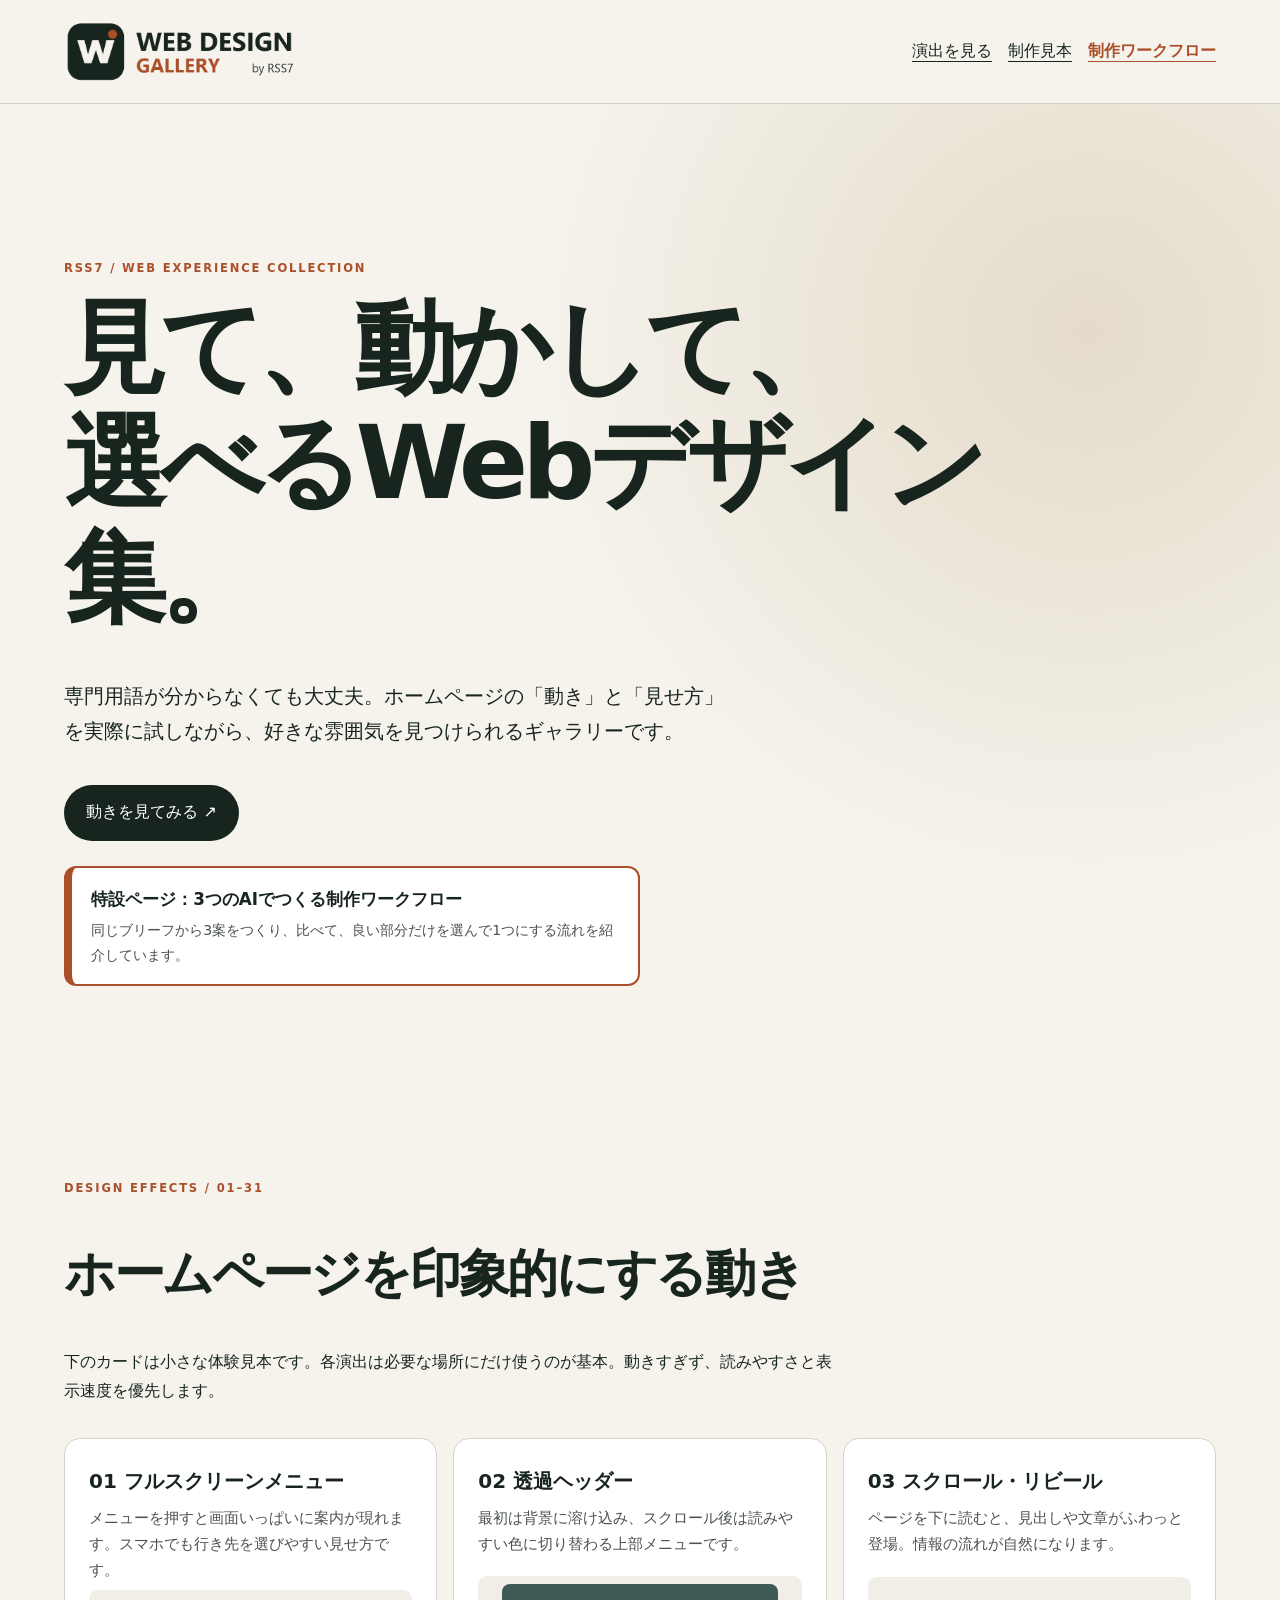
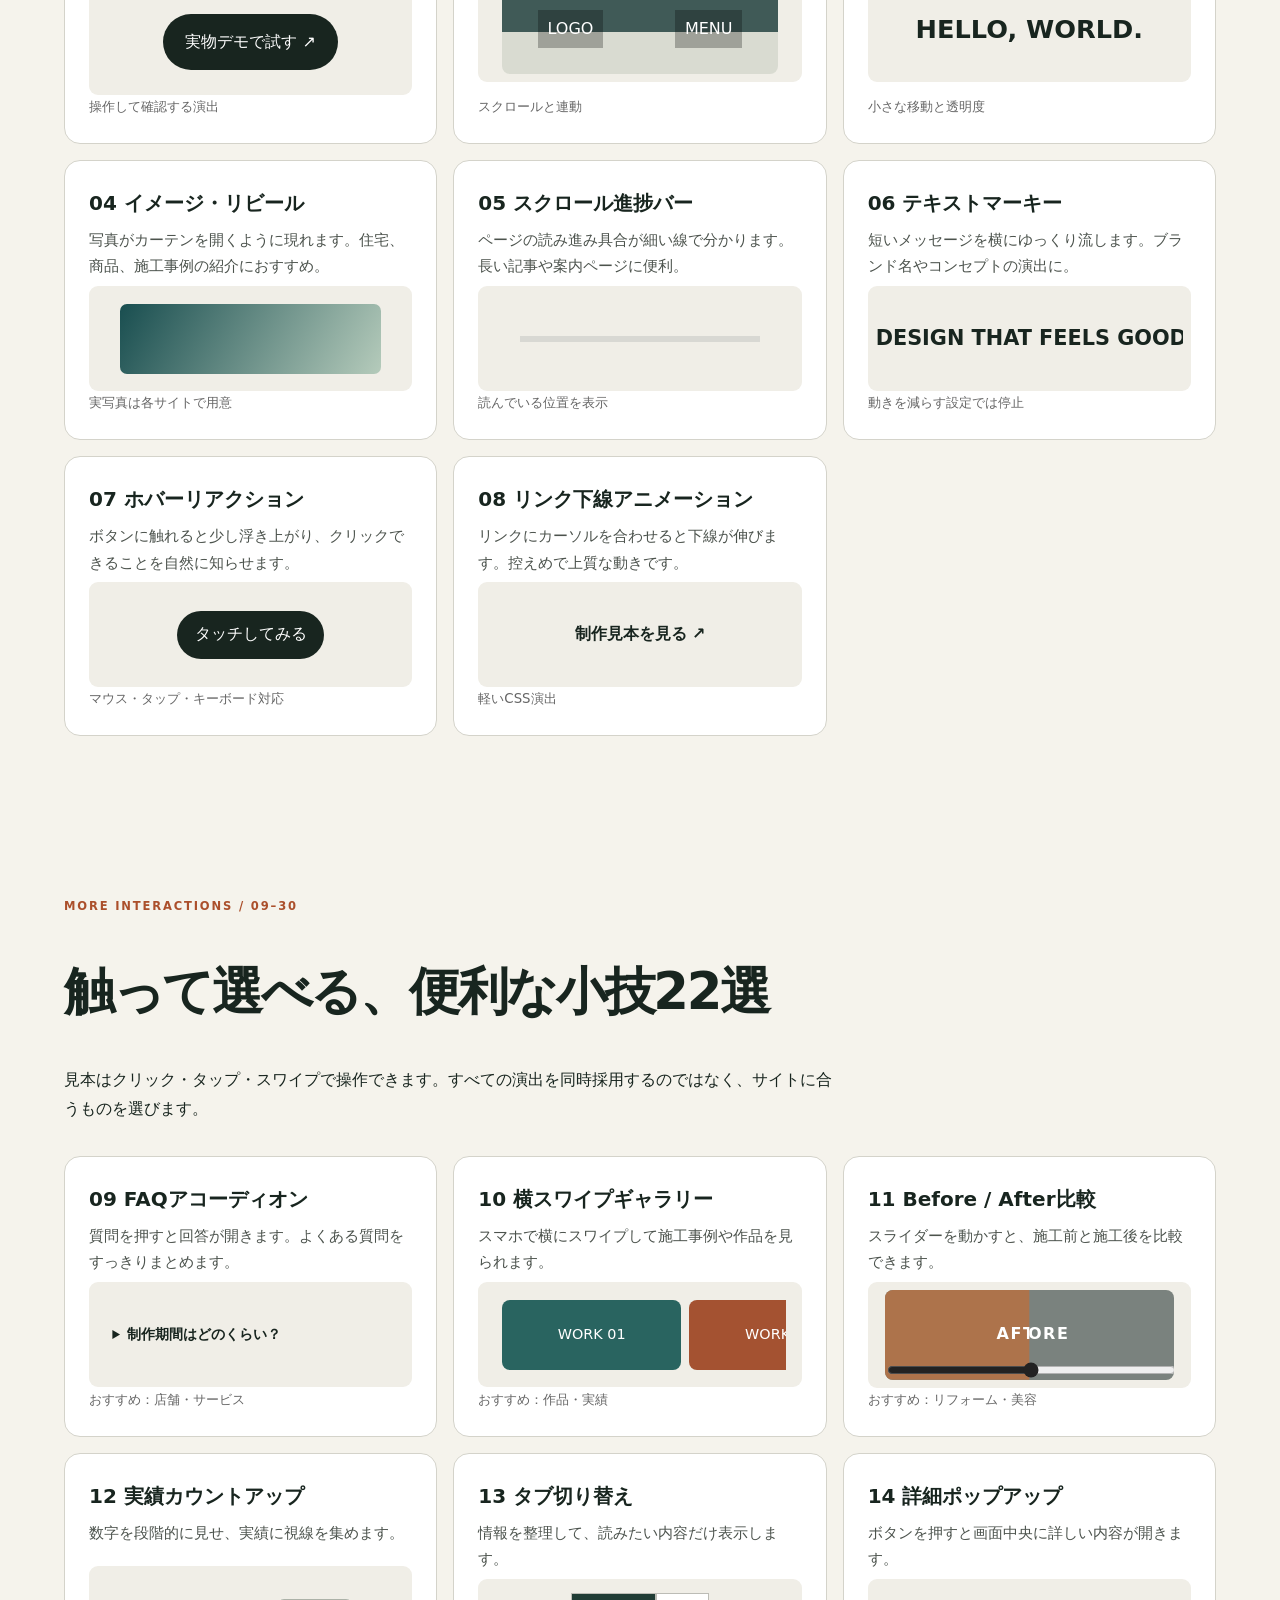
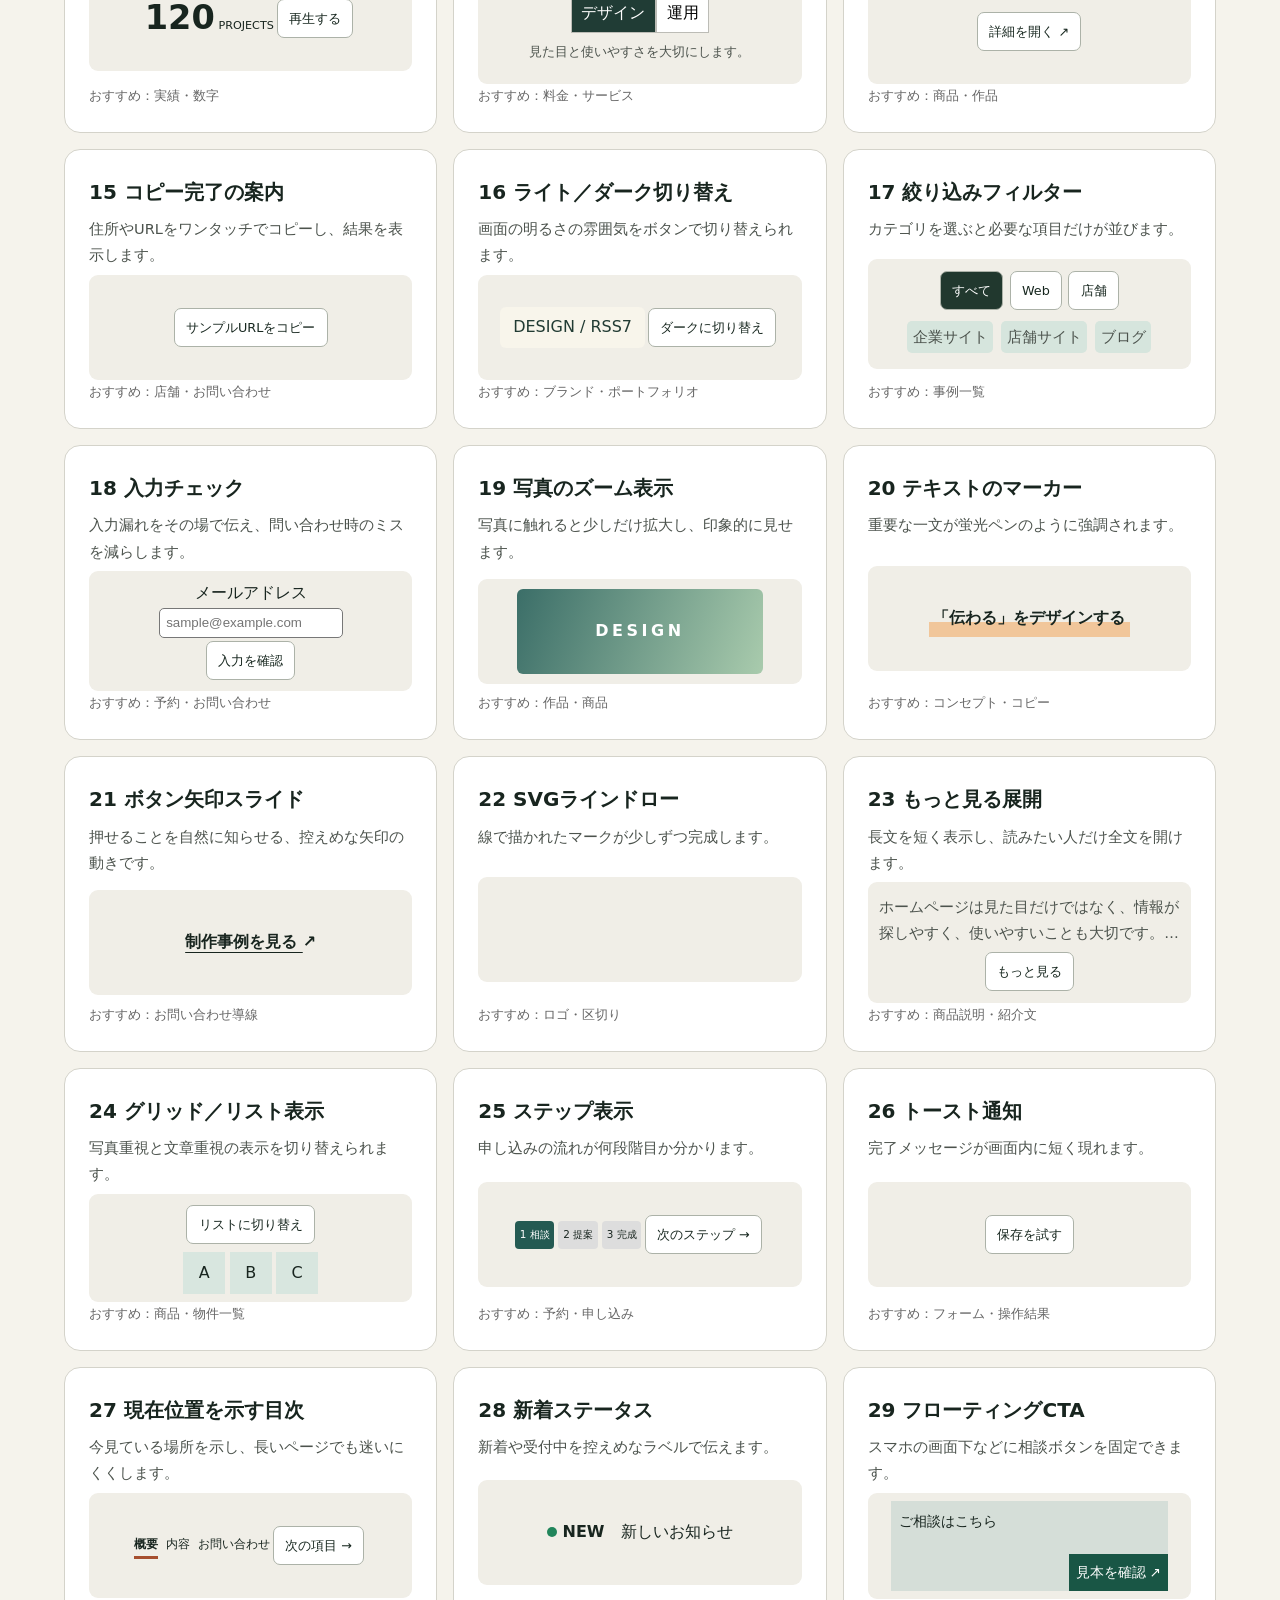
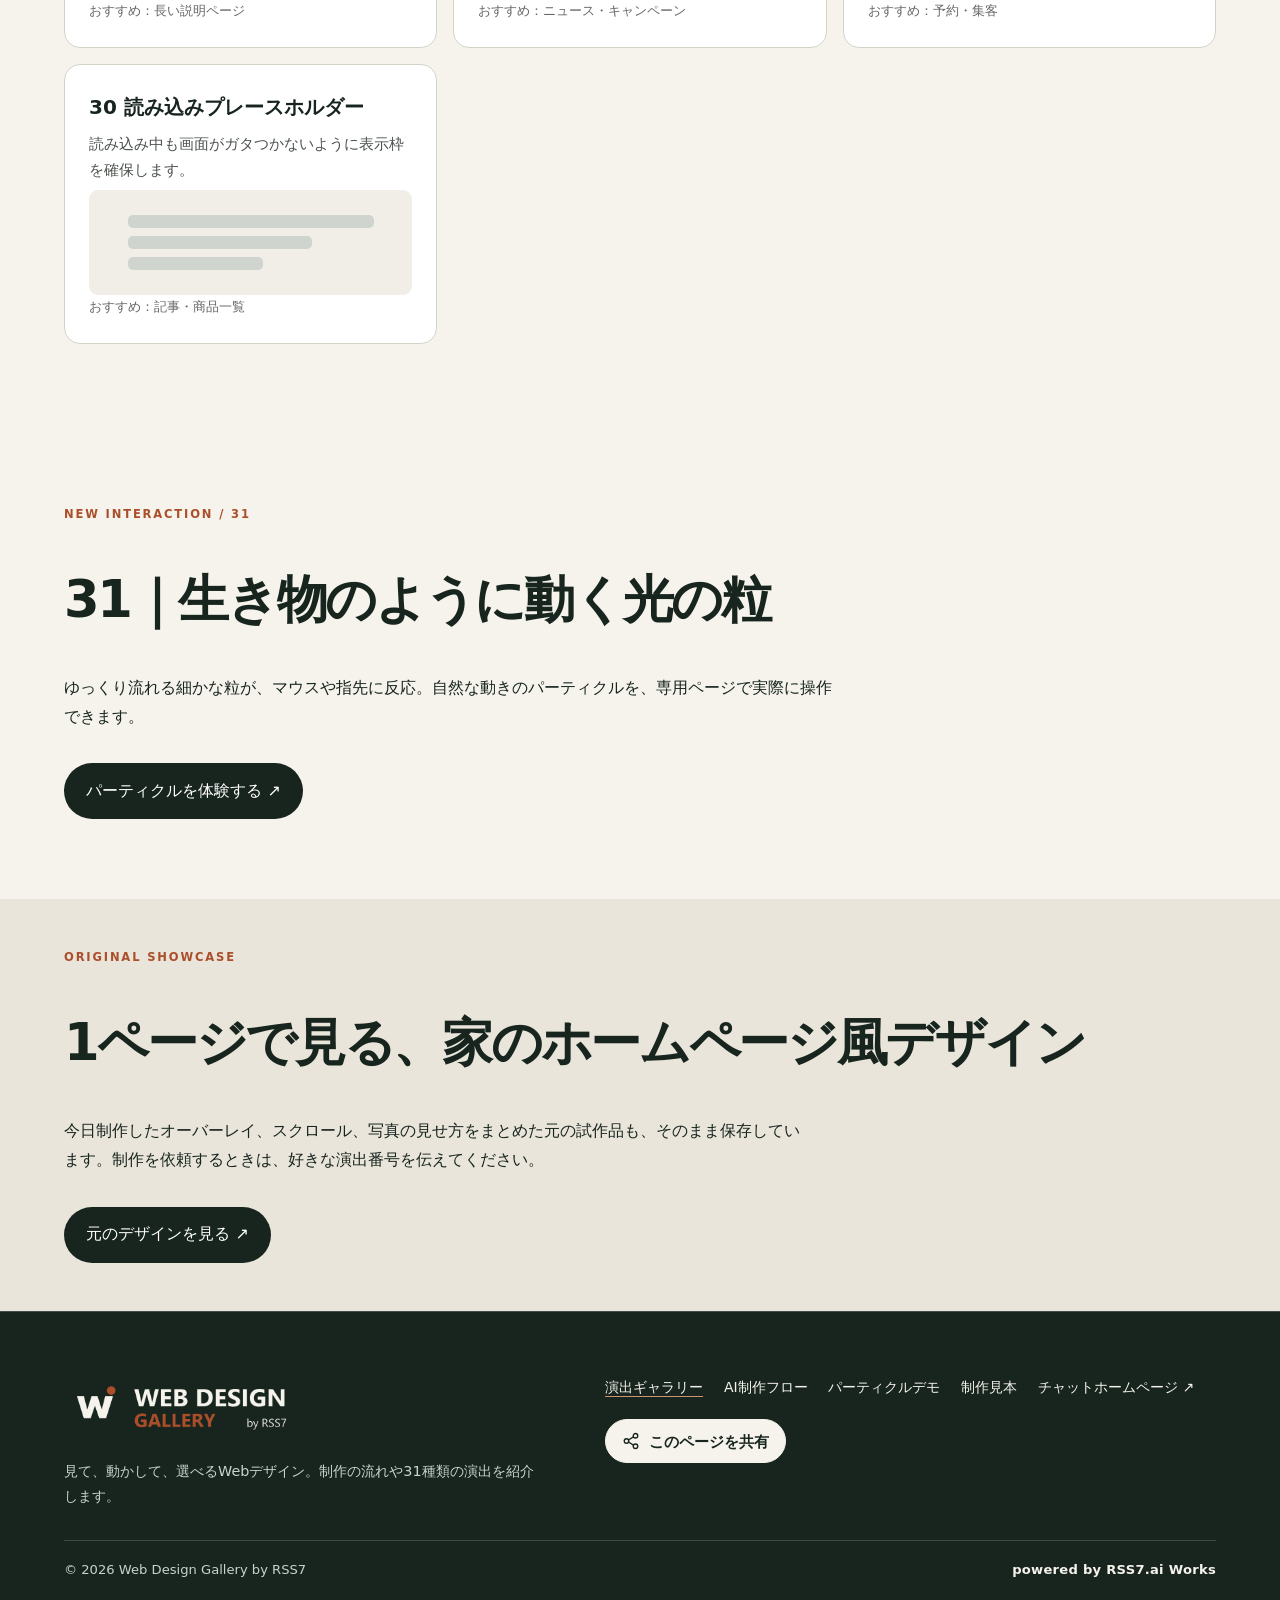
<file: index.html>
<!doctype html>
<html lang="ja"><head><meta charset="utf-8"><meta name="viewport" content="width=device-width, initial-scale=1">
<title>Web Design Gallery by RSS7｜見て、動かして、選べるWebデザイン集</title><link rel="icon" type="image/svg+xml" href="./favicon.svg">
<meta name="description" content="ホームページの動きやデザインを、実際に操作して選べるRSS7の公開ギャラリー。メニュー、スクロール、画像表示などを紹介します。">
<style>
:root{--ink:#18251f;--paper:#f5f3ec;--accent:#ab4f2b;--line:#d4d3ca}*{box-sizing:border-box}html{scroll-behavior:smooth}body{margin:0;background:var(--paper);color:var(--ink);font:16px/1.8 system-ui,-apple-system,"Hiragino Kaku Gothic ProN",sans-serif}a{color:inherit}button{font:inherit;cursor:pointer}header{display:flex;justify-content:space-between;align-items:center;padding:1.2rem max(5vw,1rem);border-bottom:1px solid var(--line);gap:1rem}header .brand{font-weight:800;letter-spacing:.08em;text-decoration:none}header nav a{margin-left:1rem;text-underline-offset:5px}.eyebrow{letter-spacing:.16em;font-size:.72rem;font-weight:700;color:var(--accent)}.hero{padding:clamp(5rem,12vw,10rem) max(5vw,1rem) 7rem;min-height:65vh;display:flex;flex-direction:column;justify-content:center;background:radial-gradient(circle at 85% 23%,#e4dbca,transparent 42%)}.hero h1{font-size:clamp(2.8rem,8vw,7.3rem);font-weight:750;letter-spacing:-.06em;line-height:1.12;max-width:1100px;margin:.8rem 0 1.5rem}.hero p{max-width:660px;font-size:clamp(1rem,1.6vw,1.22rem)}.cta{display:inline-flex;width:max-content;background:var(--ink);color:white;text-decoration:none;padding:.85rem 1.4rem;border-radius:100px;margin-top:1rem}.cta:hover{background:var(--accent)}main section.gallery{padding:5rem max(5vw,1rem)}h2{font-size:clamp(1.9rem,4vw,3.3rem);letter-spacing:-.045em;line-height:1.25}.intro{max-width:780px}.cards{display:grid;grid-template-columns:repeat(auto-fit,minmax(min(100%,290px),1fr));gap:1rem;margin-top:2rem}.card{background:white;border:1px solid var(--line);border-radius:16px;padding:1.5rem;min-height:260px;display:flex;flex-direction:column;justify-content:space-between}.card h3{font-size:1.25rem;margin:0}.card p{margin:.4rem 0;color:#4c534d;font-size:.91rem}.demo{min-height:105px;border-radius:9px;background:#f0eee7;display:flex;justify-content:center;align-items:center;overflow:hidden;position:relative}.sample-button{background:var(--ink);border:0;color:white;padding:.6rem 1.1rem;border-radius:50px;transition:transform .25s,box-shadow .25s}.sample-button:hover{transform:translateY(-3px);box-shadow:0 8px 18px #0003}.sample-button:focus-visible{outline:3px solid var(--accent);outline-offset:4px}.underline-demo{font-weight:bold;text-decoration:none;position:relative}.underline-demo::after{content:"";position:absolute;height:2px;background:var(--accent);inset:auto 0 -3px;transform:scaleX(0);transform-origin:left;transition:transform .3s}.underline-demo:hover::after,.underline-demo:focus-visible::after{transform:scaleX(1)}.reveal-demo{font-size:1.6rem;font-weight:bold;animation:up 2.5s ease-in-out infinite alternate}.image-demo{width:85%;height:70px;background:linear-gradient(120deg,#194e50,#b5cbbb);border-radius:7px;animation:clip 3s ease-in-out infinite alternate}.progress-demo{height:6px;width:78%;background:#d8d8d3;position:relative}.progress-demo::before{content:"";height:100%;background:var(--accent);position:absolute;animation:bar 4s ease-in-out infinite alternate}.marquee-demo{width:100%;overflow:hidden;white-space:nowrap;font-weight:800;font-size:1.3rem}.marquee-demo span{display:inline-block;animation:move 9s linear infinite}.header-demo{display:flex;align-items:center;justify-content:space-around;background:linear-gradient(#405a57 53%,#d9dbd1 53%);height:90px;width:90%;border-radius:8px}.header-demo span{padding:.3rem .6rem;color:white;background:#0004}.card small{color:#666}.more{padding:3rem max(5vw,1rem);background:#e9e5da}.more p{max-width:750px}.more a{display:inline-block;margin-top:1rem}.foot{padding:2rem max(5vw,1rem);font-size:.8rem;color:#555}@keyframes up{from{transform:translateY(18px);opacity:.4}to{transform:none;opacity:1}}@keyframes clip{from{clip-path:inset(0 98% 0 0)}to{clip-path:inset(0 0 0 0)}}@keyframes bar{from{width:5%}to{width:100%}}@keyframes move{to{transform:translateX(-45%)}}@media(prefers-reduced-motion:reduce){*,*::before,*::after{animation:none!important;transition:none!important;scroll-behavior:auto!important}.reveal-demo{opacity:1!important}}

/* Client-facing gallery interactions */
.mini-btn{border:1px solid #acb2a8;background:#fff;color:#17271f;padding:.44rem .7rem;border-radius:7px;font-size:.8rem;margin:.2rem;cursor:pointer}.mini-btn:hover{border-color:#a64f2f;background:#fff6f0}.mini-btn:focus-visible{outline:3px solid #ab4f2b;outline-offset:2px}.card .demo{padding:.5rem}.card details{width:90%;font-size:.85rem}.card details summary{cursor:pointer;font-weight:700}.card details p{padding:0 .3rem}.snap-demo{display:flex;overflow-x:auto;gap:.5rem;width:95%;scroll-snap-type:x mandatory;padding:.5rem}.snap-demo span{flex:0 0 65%;scroll-snap-align:center;background:#296460;color:#fff;display:grid;place-items:center;border-radius:8px;height:70px;font-size:.9rem}.snap-demo span:nth-child(2){background:#a45231}.snap-demo span:nth-child(3){background:#415277}.compare{width:94%;height:90px;position:relative;overflow:hidden;border-radius:8px}.compare-before,.compare-after{position:absolute;inset:0;display:grid;place-items:center;letter-spacing:.1em;font-weight:800;color:white}.compare-before{background:#7a827e}.compare-after{background:#ad734b;clip-path:inset(0 calc(100% - var(--split)) 0 0)}.compare input{position:absolute;inset:auto 0 0;width:100%;z-index:2;accent-color:#222}.metric strong{font-size:2.1rem;font-variant-numeric:tabular-nums}.metric span{font-size:.7rem}.tabs-demo{text-align:center}.tabs-demo [role=tab]{padding:.3rem .6rem;border:1px solid #bcbcb6;background:#fff;cursor:pointer}.tabs-demo [aria-selected=true]{background:#203c35;color:white}.tabs-demo p{font-size:.82rem}.details-dialog{border:0;border-radius:14px;padding:2rem;max-width:min(90vw,450px);box-shadow:0 15px 60px #0004}.details-dialog::backdrop{background:#0009}.copy-result{font-size:.74rem}.theme-swatch{padding:.4rem .8rem;background:#f8f5eb;color:#213b33;border-radius:6px}.theme-swatch.dark{background:#192320;color:#f8f5eb}.filter-demo{font-size:.8rem;text-align:center}.filter-demo [aria-pressed=true]{background:#21382e;color:white}.filter-demo [data-type]{display:inline-block;margin:.1rem;padding:.2rem .35rem;border-radius:5px;background:#d6e5dd}.validation-demo{text-align:center}.validation-demo input{display:block;width:100%;padding:.4rem;border:1px solid #777;border-radius:5px}.validation-demo span{display:block;font-size:.72rem}.zoom-demo{width:80%;height:85px;border-radius:6px;overflow:hidden;display:grid;place-items:center;background:linear-gradient(110deg,#3b6e68,#a9cbad);color:white;font-weight:900;letter-spacing:.22em;transition:transform .3s}.zoom-demo:is(:hover,:focus-visible){transform:scale(1.07)}.mark-demo{font-weight:700;background:linear-gradient(transparent 60%,#f1c69a 60%);padding:.3rem}.arrow-demo{font-weight:700;text-underline-offset:5px}.arrow-demo span{display:inline-block;transition:transform .2s}.arrow-demo:is(:hover,:focus-visible) span{transform:translate(3px,-3px)}.draw-demo{height:80px;max-width:90%}.draw-demo path{fill:none;stroke:#246a62;stroke-width:4;stroke-linecap:round;stroke-linejoin:round;stroke-dasharray:270;stroke-dashoffset:270;animation:draw-line 3s ease-in-out infinite alternate}@keyframes draw-line{to{stroke-dashoffset:0}}.expand-demo{font-size:.75rem;text-align:center}.expand-demo p{margin:.2rem}.expand-demo .clamped{display:-webkit-box;-webkit-box-orient:vertical;-webkit-line-clamp:2;overflow:hidden}.layout-demo{text-align:center}.layout-items{display:grid;grid-template-columns:repeat(3,1fr);gap:.3rem;margin-top:.3rem}.layout-items span{padding:.4rem;background:#d8e6df}.layout-demo.list .layout-items{grid-template-columns:1fr}.steps-demo{display:flex;gap:.25rem;font-size:.65rem}.steps-demo span{padding:.3rem;border-radius:4px;background:#ddd}.steps-demo span.active{background:#245a52;color:#fff}.toast-demo{position:absolute;bottom:.25rem;right:.4rem;background:#1d493d;color:white;border-radius:6px;padding:.2rem .55rem;font-size:.75rem;opacity:0;transition:opacity .3s;pointer-events:none}.toast-demo.show{opacity:1}.toc-demo{display:flex;gap:.5rem;font-size:.78rem}.toc-demo span.active{border-bottom:3px solid #a64f2f;font-weight:700}.status-dot{display:inline-block;width:10px;height:10px;background:#21855b;border-radius:50%;animation:status-pulse 2s ease-in-out infinite}@keyframes status-pulse{50%{box-shadow:0 0 0 8px #21855b22}}.floating-preview{width:90%;height:90px;background:#d5ded8;position:relative;padding:.5rem;font-size:.85rem}.floating-preview a{position:absolute;bottom:0;right:0;background:#195645;color:#fff;padding:.4rem;text-decoration:none}.skeleton-demo{width:80%}.skeleton-demo i{display:block;height:13px;background:#d0d4ce;border-radius:5px;margin:8px 0;animation:skeleton-blink 1.8s ease-in-out infinite alternate}.skeleton-demo i:nth-child(2){width:75%}.skeleton-demo i:nth-child(3){width:55%}@keyframes skeleton-blink{to{opacity:.45}}@media(prefers-reduced-motion:reduce){.draw-demo path{stroke-dashoffset:0}.status-dot{box-shadow:none}.toast-demo{transition:none}}
.nav-special{font-weight:700;color:#ab4f2b}.special-link{display:grid;gap:.2rem;max-width:36rem;margin-top:1.6rem;padding:1rem 1.2rem;border:2px solid #ab4f2b;border-left-width:8px;border-radius:12px;background:#fff;color:#18251f;text-decoration:none}.special-link strong{font-size:1.05rem}.special-link span{font-size:.88rem;color:#4c534d}.special-link:hover{background:#fff6f0}.special-link:focus-visible{outline:3px solid #ab4f2b;outline-offset:3px}
.brand-logo{display:block;width:clamp(196px,27vw,278px);height:auto;max-width:100%}@media(max-width:700px){header{flex-wrap:wrap;row-gap:.4rem}header nav{display:flex;flex-wrap:wrap;gap:.4rem 1rem}header nav a{margin-left:0}}</style><link rel="stylesheet" href="./assets/css/site-footer.css"></head><body>
<header><a href="./" class="brand"><img class="brand-logo" src="./assets/brand/logo.png" alt="Web Design Gallery by RSS7" width="790" height="184"></a><nav aria-label="ページ内メニュー"><a href="#effects">演出を見る</a><a href="demo.html">制作見本</a><a href="workflow.html" class="nav-special">制作ワークフロー</a></nav></header>
<main><section class="hero"><div class="eyebrow">RSS7 / WEB EXPERIENCE COLLECTION</div><h1>見て、動かして、<br>選べるWebデザイン集。</h1><p>専門用語が分からなくても大丈夫。ホームページの「動き」と「見せ方」を実際に試しながら、好きな雰囲気を見つけられるギャラリーです。</p><a class="cta" href="#effects">動きを見てみる ↗</a><a class="special-link" href="workflow.html"><strong>特設ページ：3つのAIでつくる制作ワークフロー</strong><span>同じブリーフから3案をつくり、比べて、良い部分だけを選んで1つにする流れを紹介しています。</span></a></section>
<section class="gallery" id="effects"><div class="eyebrow">DESIGN EFFECTS / 01–31</div><h2>ホームページを印象的にする動き</h2><p class="intro">下のカードは小さな体験見本です。各演出は必要な場所にだけ使うのが基本。動きすぎず、読みやすさと表示速度を優先します。</p>
<div class="cards">
<article class="card"><div><h3>01 フルスクリーンメニュー</h3><p>メニューを押すと画面いっぱいに案内が現れます。スマホでも行き先を選びやすい見せ方です。</p></div><div class="demo"><a class="cta" style="margin:0" href="demo.html" aria-label="フルスクリーンメニューの実物デモへ">実物デモで試す ↗</a></div><small>操作して確認する演出</small></article>
<article class="card"><div><h3>02 透過ヘッダー</h3><p>最初は背景に溶け込み、スクロール後は読みやすい色に切り替わる上部メニューです。</p></div><div class="demo"><div class="header-demo"><span>LOGO</span><span>MENU</span></div></div><small>スクロールと連動</small></article>
<article class="card"><div><h3>03 スクロール・リビール</h3><p>ページを下に読むと、見出しや文章がふわっと登場。情報の流れが自然になります。</p></div><div class="demo"><div class="reveal-demo">HELLO, WORLD.</div></div><small>小さな移動と透明度</small></article>
<article class="card"><div><h3>04 イメージ・リビール</h3><p>写真がカーテンを開くように現れます。住宅、商品、施工事例の紹介におすすめ。</p></div><div class="demo"><div class="image-demo" aria-label="色面で再現した画像表示演出"></div></div><small>実写真は各サイトで用意</small></article>
<article class="card"><div><h3>05 スクロール進捗バー</h3><p>ページの読み進み具合が細い線で分かります。長い記事や案内ページに便利。</p></div><div class="demo"><div class="progress-demo"></div></div><small>読んでいる位置を表示</small></article>
<article class="card"><div><h3>06 テキストマーキー</h3><p>短いメッセージを横にゆっくり流します。ブランド名やコンセプトの演出に。</p></div><div class="demo"><div class="marquee-demo"><span>DESIGN THAT FEELS GOOD.　 DESIGN THAT FEELS GOOD.　 </span></div></div><small>動きを減らす設定では停止</small></article>
<article class="card"><div><h3>07 ホバーリアクション</h3><p>ボタンに触れると少し浮き上がり、クリックできることを自然に知らせます。</p></div><div class="demo"><button class="sample-button" type="button" onclick="this.textContent=this.textContent==='タッチしてみる'?'ありがとう！':'タッチしてみる'">タッチしてみる</button></div><small>マウス・タップ・キーボード対応</small></article>
<article class="card"><div><h3>08 リンク下線アニメーション</h3><p>リンクにカーソルを合わせると下線が伸びます。控えめで上質な動きです。</p></div><div class="demo"><a class="underline-demo" href="demo.html">制作見本を見る ↗</a></div><small>軽いCSS演出</small></article>
</div></section>
<section class="gallery" id="more-effects"><div class="eyebrow">MORE INTERACTIONS / 09–30</div><h2>触って選べる、便利な小技22選</h2><p class="intro">見本はクリック・タップ・スワイプで操作できます。すべての演出を同時採用するのではなく、サイトに合うものを選びます。</p><div class="cards"><article class="card" data-category="navigation"><div><h3>09 FAQアコーディオン</h3><p>質問を押すと回答が開きます。よくある質問をすっきりまとめます。</p></div><div class="demo"><details><summary>制作期間はどのくらい？</summary><p>内容に合わせてお見積もりします。</p></details></div><small>おすすめ：店舗・サービス</small></article>
<article class="card" data-category="navigation"><div><h3>10 横スワイプギャラリー</h3><p>スマホで横にスワイプして施工事例や作品を見られます。</p></div><div class="demo"><div class="snap-demo" tabindex="0" aria-label="作品を横にスクロール"><span>WORK 01</span><span>WORK 02</span><span>WORK 03</span></div></div><small>おすすめ：作品・実績</small></article>
<article class="card" data-category="navigation"><div><h3>11 Before / After比較</h3><p>スライダーを動かすと、施工前と施工後を比較できます。</p></div><div class="demo"><div class="compare" style="--split:50%"><div class="compare-before">BEFORE</div><div class="compare-after">AFTER</div><input type="range" min="0" max="100" value="50" aria-label="ビフォーアフターの表示割合"></div></div><small>おすすめ：リフォーム・美容</small></article>
<article class="card" data-category="navigation"><div><h3>12 実績カウントアップ</h3><p>数字を段階的に見せ、実績に視線を集めます。</p></div><div class="demo"><div class="metric"><strong data-count="120">120</strong><span> PROJECTS</span></div><button type="button" class="mini-btn count-trigger">再生する</button></div><small>おすすめ：実績・数字</small></article>
<article class="card" data-category="navigation"><div><h3>13 タブ切り替え</h3><p>情報を整理して、読みたい内容だけ表示します。</p></div><div class="demo"><div class="tabs-demo"><div role="tablist" aria-label="サービス種別"><button role="tab" aria-selected="true" data-tab="a">デザイン</button><button role="tab" aria-selected="false" data-tab="b">運用</button></div><p class="tab-content">見た目と使いやすさを大切にします。</p></div></div><small>おすすめ：料金・サービス</small></article>
<article class="card" data-category="navigation"><div><h3>14 詳細ポップアップ</h3><p>ボタンを押すと画面中央に詳しい内容が開きます。</p></div><div class="demo"><button class="mini-btn open-dialog">詳細を開く ↗</button></div><small>おすすめ：商品・作品</small></article>
<article class="card" data-category="navigation"><div><h3>15 コピー完了の案内</h3><p>住所やURLをワンタッチでコピーし、結果を表示します。</p></div><div class="demo"><button type="button" class="mini-btn copy-demo">サンプルURLをコピー</button><span class="copy-result" aria-live="polite"></span></div><small>おすすめ：店舗・お問い合わせ</small></article>
<article class="card" data-category="navigation"><div><h3>16 ライト／ダーク切り替え</h3><p>画面の明るさの雰囲気をボタンで切り替えられます。</p></div><div class="demo"><div class="theme-swatch">DESIGN / RSS7</div><button class="mini-btn theme-toggle" aria-pressed="false">ダークに切り替え</button></div><small>おすすめ：ブランド・ポートフォリオ</small></article>
<article class="card" data-category="action"><div><h3>17 絞り込みフィルター</h3><p>カテゴリを選ぶと必要な項目だけが並びます。</p></div><div class="demo"><div class="filter-demo"><div><button class="mini-btn" data-filter="all" aria-pressed="true">すべて</button><button class="mini-btn" data-filter="web" aria-pressed="false">Web</button><button class="mini-btn" data-filter="shop" aria-pressed="false">店舗</button></div><p><span data-type="web">企業サイト</span> <span data-type="shop">店舗サイト</span> <span data-type="web">ブログ</span></p></div></div><small>おすすめ：事例一覧</small></article>
<article class="card" data-category="action"><div><h3>18 入力チェック</h3><p>入力漏れをその場で伝え、問い合わせ時のミスを減らします。</p></div><div class="demo"><form class="validation-demo"><label>メールアドレス <input type="email" required placeholder="sample@example.com"></label><button class="mini-btn">入力を確認</button><span aria-live="polite"></span></form></div><small>おすすめ：予約・お問い合わせ</small></article>
<article class="card" data-category="action"><div><h3>19 写真のズーム表示</h3><p>写真に触れると少しだけ拡大し、印象的に見せます。</p></div><div class="demo"><div class="zoom-demo" tabindex="0" aria-label="色面によるズーム演出デモ"><span>DESIGN</span></div></div><small>おすすめ：作品・商品</small></article>
<article class="card" data-category="action"><div><h3>20 テキストのマーカー</h3><p>重要な一文が蛍光ペンのように強調されます。</p></div><div class="demo"><span class="mark-demo">「伝わる」をデザインする</span></div><small>おすすめ：コンセプト・コピー</small></article>
<article class="card" data-category="action"><div><h3>21 ボタン矢印スライド</h3><p>押せることを自然に知らせる、控えめな矢印の動きです。</p></div><div class="demo"><a class="arrow-demo" href="demo.html">制作事例を見る <span aria-hidden="true">↗</span></a></div><small>おすすめ：お問い合わせ導線</small></article>
<article class="card" data-category="visual"><div><h3>22 SVGラインドロー</h3><p>線で描かれたマークが少しずつ完成します。</p></div><div class="demo"><svg class="draw-demo" viewBox="0 0 180 70" aria-label="山の形の線画"><path d="M10 56 L52 15 L79 44 L108 8 L170 56"/></svg></div><small>おすすめ：ロゴ・区切り</small></article>
<article class="card" data-category="visual"><div><h3>23 もっと見る展開</h3><p>長文を短く表示し、読みたい人だけ全文を開けます。</p></div><div class="demo"><div class="expand-demo"><p class="clamped">ホームページは見た目だけではなく、情報が探しやすく、使いやすいことも大切です。スマホでも見やすいページを目指し、必要な情報を丁寧に整理します。</p><button type="button" class="mini-btn expand-toggle" aria-expanded="false">もっと見る</button></div></div><small>おすすめ：商品説明・紹介文</small></article>
<article class="card" data-category="visual"><div><h3>24 グリッド／リスト表示</h3><p>写真重視と文章重視の表示を切り替えられます。</p></div><div class="demo"><div class="layout-demo"><button class="mini-btn layout-toggle" aria-pressed="false">リストに切り替え</button><div class="layout-items"><span>A</span><span>B</span><span>C</span></div></div></div><small>おすすめ：商品・物件一覧</small></article>
<article class="card" data-category="visual"><div><h3>25 ステップ表示</h3><p>申し込みの流れが何段階目か分かります。</p></div><div class="demo"><div class="steps-demo"><span class="active">1 相談</span><span>2 提案</span><span>3 完成</span></div><button class="mini-btn steps-next">次のステップ →</button></div><small>おすすめ：予約・申し込み</small></article>
<article class="card" data-category="visual"><div><h3>26 トースト通知</h3><p>完了メッセージが画面内に短く現れます。</p></div><div class="demo"><button class="mini-btn toast-trigger">保存を試す</button><div class="toast-demo" role="status" aria-live="polite"></div></div><small>おすすめ：フォーム・操作結果</small></article>
<article class="card" data-category="visual"><div><h3>27 現在位置を示す目次</h3><p>今見ている場所を示し、長いページでも迷いにくくします。</p></div><div class="demo"><div class="toc-demo"><span class="active">概要</span><span>内容</span><span>お問い合わせ</span></div><button class="mini-btn toc-next">次の項目 →</button></div><small>おすすめ：長い説明ページ</small></article>
<article class="card" data-category="visual"><div><h3>28 新着ステータス</h3><p>新着や受付中を控えめなラベルで伝えます。</p></div><div class="demo"><div class="status-demo"><span class="status-dot"></span> <strong>NEW</strong>　新しいお知らせ</div></div><small>おすすめ：ニュース・キャンペーン</small></article>
<article class="card" data-category="visual"><div><h3>29 フローティングCTA</h3><p>スマホの画面下などに相談ボタンを固定できます。</p></div><div class="demo"><div class="floating-preview"><div>ご相談はこちら</div><a href="#showcase">見本を確認 ↗</a></div></div><small>おすすめ：予約・集客</small></article>
<article class="card" data-category="visual"><div><h3>30 読み込みプレースホルダー</h3><p>読み込み中も画面がガタつかないように表示枠を確保します。</p></div><div class="demo"><div class="skeleton-demo"><i></i><i></i><i></i></div></div><small>おすすめ：記事・商品一覧</small></article></div></section>
<dialog id="details-dialog" class="details-dialog"><h2>詳細ポップアップ</h2><p>写真、サービス説明、商品の詳しい情報などをその場で表示できます。</p><form method="dialog"><button class="mini-btn">閉じる</button></form></dialog>
<section class="gallery" id="particle-effect"><div class="eyebrow">NEW INTERACTION / 31</div><h2>31｜生き物のように動く光の粒</h2><p class="intro">ゆっくり流れる細かな粒が、マウスや指先に反応。自然な動きのパーティクルを、専用ページで実際に操作できます。</p><a class="cta" href="particles.html">パーティクルを体験する ↗</a></section>
<section class="more" id="showcase"><div class="eyebrow">ORIGINAL SHOWCASE</div><h2>1ページで見る、家のホームページ風デザイン</h2><p>今日制作したオーバーレイ、スクロール、写真の見せ方をまとめた元の試作品も、そのまま保存しています。制作を依頼するときは、好きな演出番号を伝えてください。</p><a class="cta" href="demo.html">元のデザインを見る ↗</a></section>
</main><footer class="rss7-footer" aria-label="共通フッター">
 <div class="rss7-footer__grid">
  <div>
   <a class="rss7-footer__brand" href="./" aria-label="Web Design Gallery by RSS7 のトップページ"><img class="rss7-footer__logo" src="./assets/brand/logo-light.png" alt="Web Design Gallery by RSS7" width="790" height="184" loading="lazy" decoding="async"></a>
   <p class="rss7-footer__description">見て、動かして、選べるWebデザイン。制作の流れや31種類の演出を紹介します。</p>
  </div>
  <div>
   <nav class="rss7-footer__links" aria-label="フッターナビゲーション">
    <a href="./" aria-current="page">演出ギャラリー</a>
    <a href="./workflow.html">AI制作フロー</a>
    <a href="./particles.html">パーティクルデモ</a>
    <a href="./demo.html">制作見本</a>
    <a href="https://chat.rss7.net/" target="_blank" rel="noopener noreferrer">チャットホームページ ↗</a>
   </nav>
   <div class="rss7-footer__share">
    <button class="rss7-footer__share-button" type="button" aria-label="このページを共有する">
     <svg viewBox="0 0 24 24" width="18" height="18" fill="none" stroke="currentColor" stroke-width="1.8" stroke-linecap="round" stroke-linejoin="round" aria-hidden="true"><circle cx="18" cy="5" r="3"/><circle cx="6" cy="12" r="3"/><circle cx="18" cy="19" r="3"/><path d="m8.7 10.6 6.5-4.1M8.7 13.4l6.5 4.1"/></svg>
     このページを共有
    </button>
    <span class="rss7-footer__status" role="status" aria-live="polite" aria-atomic="true"></span>
   </div>
  </div>
 </div>
 <div class="rss7-footer__bottom">
  <p>© 2026 Web Design Gallery by RSS7</p>
  <p class="rss7-footer__credit">powered by RSS7.ai Works</p>
 </div>
</footer><script>
document.querySelectorAll('.compare input').forEach(i=>i.addEventListener('input',()=>i.parentElement.style.setProperty('--split',i.value+'%')));
document.querySelectorAll('.count-trigger').forEach(b=>b.addEventListener('click',()=>{const n=b.parentElement.querySelector('[data-count]');if(matchMedia('(prefers-reduced-motion: reduce)').matches){n.textContent=n.dataset.count;return;}const max=Number(n.dataset.count),start=performance.now();const tick=t=>{const x=Math.min(1,(t-start)/850);n.textContent=Math.round(max*x);if(x<1)requestAnimationFrame(tick)};requestAnimationFrame(tick)}));
document.querySelectorAll('[role=tablist] [role=tab]').forEach(b=>b.addEventListener('click',()=>{const root=b.closest('.tabs-demo');root.querySelectorAll('[role=tab]').forEach(t=>t.setAttribute('aria-selected',String(t===b)));root.querySelector('.tab-content').textContent=b.dataset.tab==='a'?'見た目と使いやすさを大切にします。':'公開後の更新や保守も相談できます。'}));
const dialog=document.getElementById('details-dialog');document.querySelector('.open-dialog').addEventListener('click',()=>dialog.showModal());
document.querySelector('.copy-demo').addEventListener('click',async e=>{const m=e.target.nextElementSibling;try{await navigator.clipboard.writeText('https://oosaka0123-sudo.github.io/ks01/');m.textContent='コピーしました';}catch{m.textContent='コピーできませんでした';}});
document.querySelector('.theme-toggle').addEventListener('click',e=>{const el=e.target.previousElementSibling;const on=el.classList.toggle('dark');e.target.setAttribute('aria-pressed',String(on));e.target.textContent=on?'ライトに切り替え':'ダークに切り替え'});
document.querySelectorAll('[data-filter]').forEach(b=>b.addEventListener('click',()=>{const root=b.closest('.filter-demo');root.querySelectorAll('[data-filter]').forEach(x=>x.setAttribute('aria-pressed',String(x===b)));root.querySelectorAll('[data-type]').forEach(x=>x.hidden=b.dataset.filter!=='all'&&x.dataset.type!==b.dataset.filter)}));
document.querySelector('.validation-demo').addEventListener('submit',e=>{e.preventDefault();e.currentTarget.querySelector('[aria-live]').textContent='入力形式は正しいようです（送信はされません）'});
document.querySelector('.expand-toggle').addEventListener('click',e=>{const p=e.target.previousElementSibling;const expanded=!p.classList.toggle('clamped');e.target.setAttribute('aria-expanded',String(expanded));e.target.textContent=expanded?'閉じる':'もっと見る'});
document.querySelector('.layout-toggle').addEventListener('click',e=>{const on=e.target.parentElement.classList.toggle('list');e.target.setAttribute('aria-pressed',String(on));e.target.textContent=on?'グリッドに切り替え':'リストに切り替え'});
document.querySelector('.steps-next').addEventListener('click',e=>{const nodes=[...e.target.previousElementSibling.children],index=nodes.findIndex(n=>n.classList.contains('active'));nodes[index].classList.remove('active');nodes[(index+1)%nodes.length].classList.add('active')});
document.querySelector('.toast-trigger').addEventListener('click',e=>{const el=e.target.nextElementSibling;el.textContent='デモ：操作しました';el.classList.add('show');setTimeout(()=>el.classList.remove('show'),2000)});
document.querySelector('.toc-next').addEventListener('click',e=>{const nodes=[...e.target.previousElementSibling.children],index=nodes.findIndex(n=>n.classList.contains('active'));nodes[index].classList.remove('active');nodes[(index+1)%nodes.length].classList.add('active')});
</script><script src="./assets/js/site-share.js" defer></script></body></html>
</file>
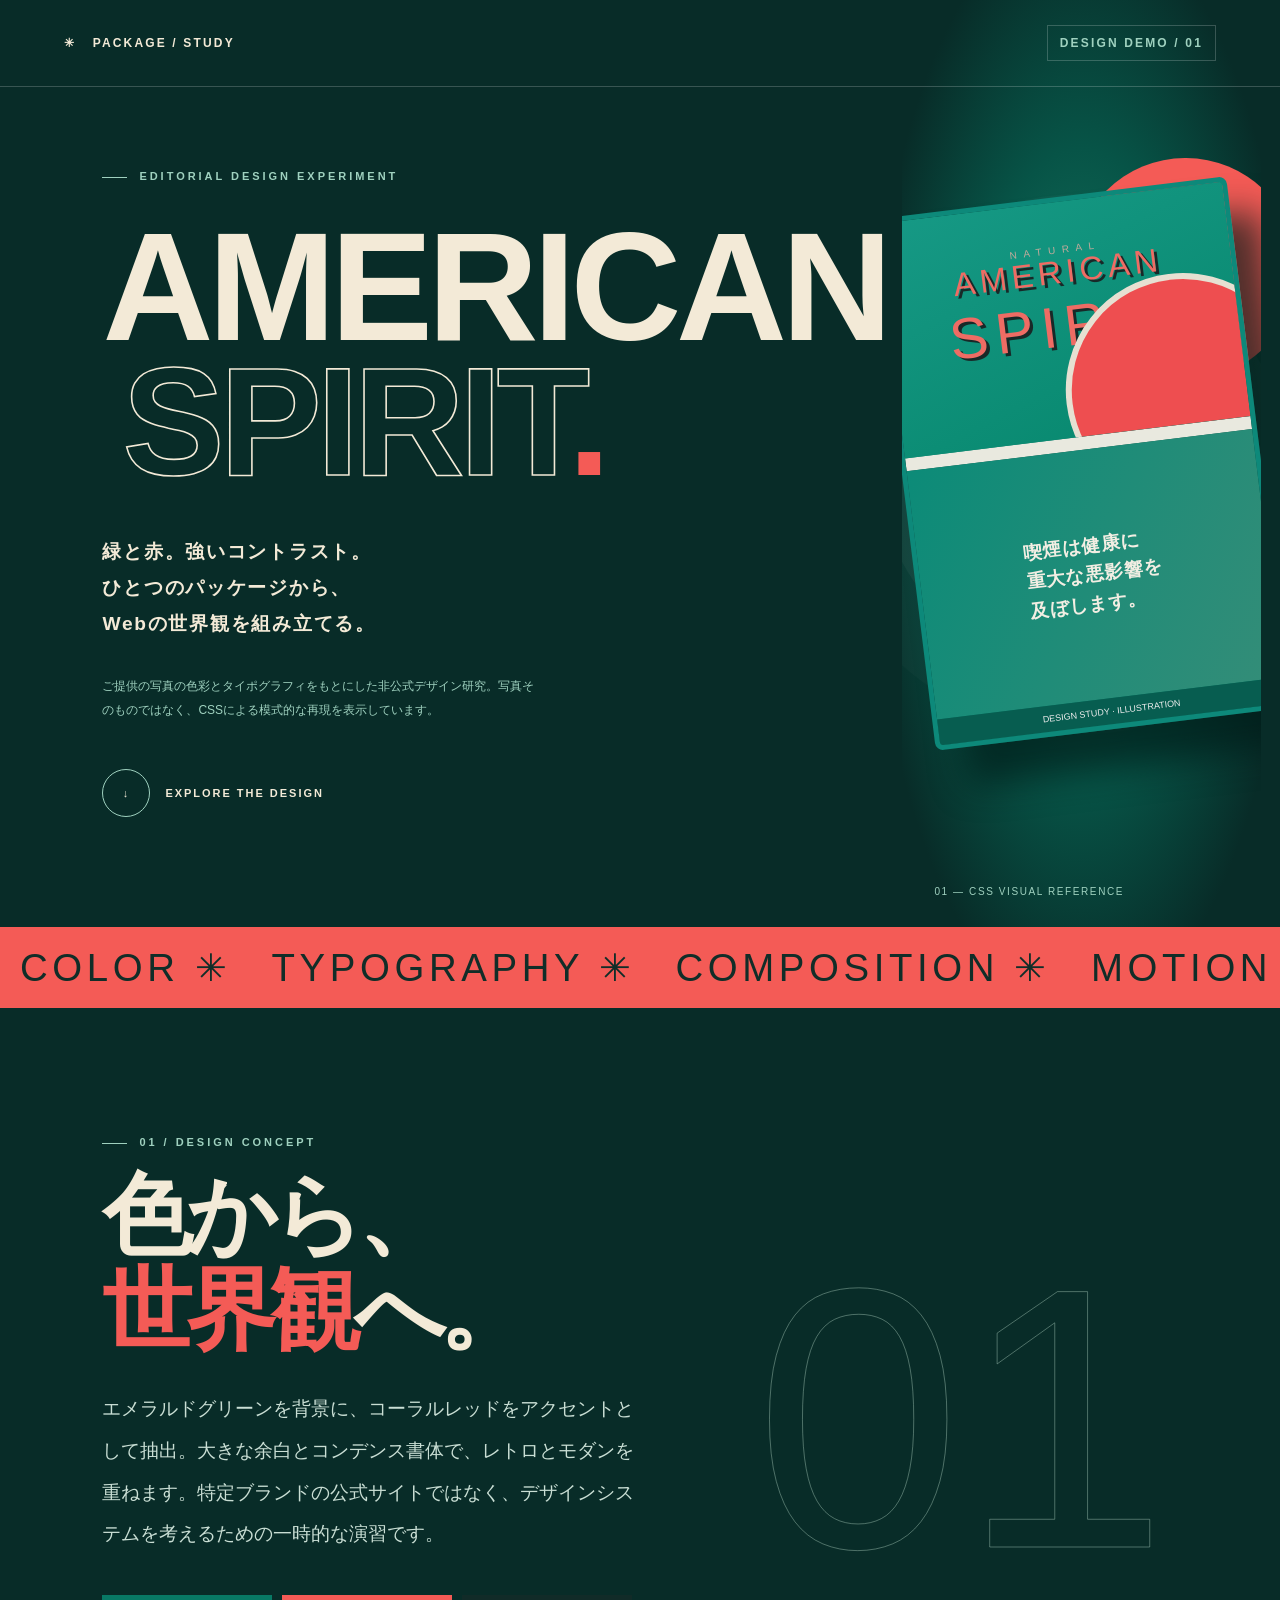
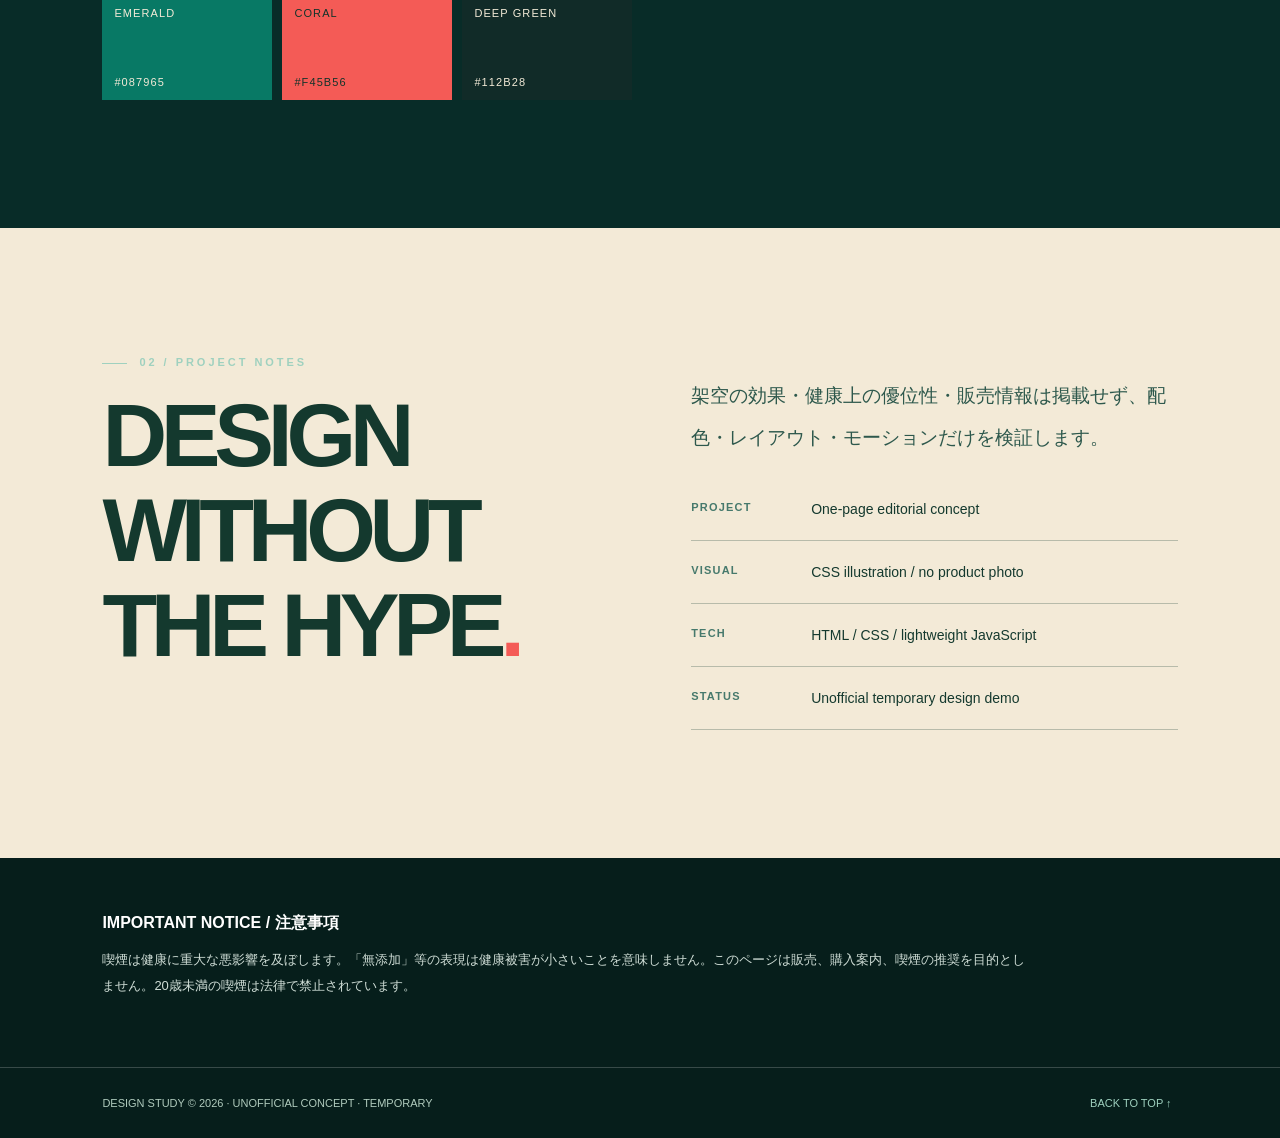
<file: temporary/american-spirit-demo/index.html>
<!doctype html>
<html lang="ja"><head><meta charset="utf-8"><meta name="viewport" content="width=device-width,initial-scale=1">
<meta name="robots" content="noindex,nofollow"><meta name="theme-color" content="#092e29">
<meta name="description" content="色・タイポグラフィ・モーションの非公式パッケージデザイン研究デモ。販売サイトではありません。">
<title>Emerald / Red — Temporary Design Study</title><style>
:root{--bg:#082c28;--panel:#075348;--accent:#f45b56;--light:#f3ead7;--mint:#9fd1bf;--line:#ffffff32;--ease:cubic-bezier(.2,.7,.15,1)}*{box-sizing:border-box}
html{scroll-behavior:smooth}body{margin:0;background:var(--bg);color:var(--light);font-family:Arial,"Noto Sans JP",sans-serif}a{color:inherit;text-decoration:none}button,a{outline-offset:4px}button{font:inherit}
nav{display:flex;justify-content:space-between;align-items:center;padding:25px clamp(22px,5vw,80px);position:absolute;z-index:10;inset:0 0 auto;border-bottom:1px solid var(--line);font-size:12px;letter-spacing:.18em;font-weight:bold}nav .tag{border:1px solid var(--line);padding:10px 12px;color:var(--mint)}
.hero{min-height:100svh;display:grid;grid-template-columns:1.05fr .95fr;overflow:hidden}.hero-copy{padding:170px 15px 110px clamp(24px,8vw,125px);display:flex;flex-direction:column;justify-content:center;align-items:flex-start;z-index:2}
.kicker{font-size:11px;letter-spacing:.27em;color:var(--mint);font-weight:700}.kicker:before{content:"";display:inline-block;width:25px;height:1px;background:var(--mint);vertical-align:middle;margin-right:12px}
h1{font-family:Impact,"Arial Narrow",sans-serif;font-weight:900;letter-spacing:-.035em;font-size:clamp(84px,12vw,195px);line-height:.88;margin:38px 0 24px;white-space:nowrap}h1 span{display:block}h1 span:last-child{color:transparent;-webkit-text-stroke:1.6px var(--light);padding-left:.13em}h1 i{font-style:normal;color:var(--accent);-webkit-text-stroke:0}
.lead{font-size:clamp(17px,1.5vw,23px);line-height:1.9;font-weight:600;letter-spacing:.09em;max-width:560px}.description{font-size:12px;line-height:2;color:var(--mint);max-width:440px}.jump{display:inline-flex;gap:15px;align-items:center;margin-top:35px;font-weight:bold;font-size:11px;letter-spacing:.18em}.jump b{border:1px solid var(--mint);width:48px;height:48px;border-radius:50%;display:grid;place-items:center;transition:transform .2s}.jump:hover b{transform:translateY(5px)}
.visual{min-height:720px;background:radial-gradient(ellipse at 50% 50%,#1a8067 0,#075447 48%,#082c28 85%);display:grid;place-items:center;position:relative;isolation:isolate;overflow:hidden}
.ring{position:absolute;width:78%;aspect-ratio:1;border:1px solid #d6ecd95b;border-radius:50%;box-shadow:0 0 0 65px #ffffff09,0 0 0 130px #ffffff05}.disc{position:absolute;background:var(--accent);width:62%;aspect-ratio:1;border-radius:50%;right:-10%;top:17%}
.pack{position:relative;width:clamp(220px,28vw,365px);aspect-ratio: .67;transform:rotate(-7deg);box-shadow:29px 38px 34px #001b18ad;background:linear-gradient(130deg,#1a9a85,#087f6e 38%,#067662 85%);border:5px solid #0d897a;border-radius:8px;overflow:hidden;transition:transform .5s var(--ease);z-index:2;display:flex;flex-direction:column}
.pack:hover{transform:rotate(-2deg) translateY(-8px)}.pack-head{text-align:center;min-height:45%;position:relative;padding:12% 4% 0;background:linear-gradient(160deg,#169985,#07876d);overflow:hidden}.pack-small{letter-spacing:.65em;font-size:10px;color:#c1aa9b}.pack-title{font-family:Impact,"Arial Narrow",sans-serif;font-size:clamp(32px,4.5vw,63px);color:#ee6c64;line-height:1.05;letter-spacing:.13em;text-shadow:3px 3px 0 #182928}.pack-title span{display:block;font-size:.57em;letter-spacing:.14em;margin-bottom:7px}.sun{position:absolute;bottom:-35%;right:-15%;width:67%;aspect-ratio:1;border:6px solid #e6e0d2;background:#ee4e50;border-radius:50%}.pack-band{height:13px;background:#e9e9df;box-shadow:0 2px 4px #12483b}.pack-warning{flex:1;padding:10% 7%;background:linear-gradient(120deg,#0c8b78,#348d78);display:flex;align-items:center;justify-content:center;color:#f2eee3;font-size:clamp(14px,1.45vw,22px);font-weight:bold;line-height:1.6;letter-spacing:.03em}.pack-footer{padding:8px 12px;background:#075d50;font-size:9px;text-align:center;color:#eee}
.visual-note{position:absolute;bottom:30px;left:9%;font-size:10px;letter-spacing:.16em;color:var(--mint)}
.marquee{background:var(--accent);color:#112d28;padding:18px 0;overflow:hidden;white-space:nowrap;font-family:Impact,"Arial Narrow",sans-serif;font-size:clamp(26px,3vw,42px);letter-spacing:.12em}.marquee div{display:inline-block;min-width:max-content;animation:slide 24s linear infinite}.marquee span{padding:0 20px}.marquee span:after{content:" ✳"}@keyframes slide{to{transform:translateX(-50%)}}
section.content{padding:clamp(80px,10vw,150px) clamp(22px,8vw,120px)}.story{display:grid;grid-template-columns:1fr .8fr;gap:8vw;align-items:center}.section-title{font-size:clamp(48px,7vw,110px);letter-spacing:-.07em;line-height:1.06;margin:20px 0 30px}.section-title em{font-style:normal;color:var(--accent)}.bodytext{max-width:720px;line-height:2.2;font-size:clamp(15px,1.5vw,19px);color:#c9ded4}.big-number{font-family:Impact,sans-serif;font-size:clamp(170px,29vw,450px);color:transparent;-webkit-text-stroke:1px #b1d4c369;text-align:center}.colors{display:grid;grid-template-columns:repeat(3,1fr);gap:10px;max-width:530px;margin-top:40px}.color{min-height:105px;display:flex;flex-direction:column;justify-content:space-between;padding:12px;font-size:11px;letter-spacing:.1em}.color:nth-child(1){background:#087965}.color:nth-child(2){background:#f45b56;color:#12332a}.color:nth-child(3){background:#112b28}
.details{background:#f3ead7;color:#14392e}.details .bodytext{color:#2d584c}.detail-grid{display:grid;grid-template-columns:1fr 1fr;gap:8vw}.item{border-bottom:1px solid #14392e44;padding:23px 0;display:grid;grid-template-columns:110px 1fr;gap:10px;font-size:14px}.item:first-child{border-top:1px solid #14392e44}.item b{color:#46796c;font-size:11px;letter-spacing:.11em}
.notice{padding:55px clamp(22px,8vw,120px);background:#061e1b}.notice strong{color:white}.notice p{max-width:930px;font-size:13px;line-height:2;color:#cfddd6}footer{display:flex;justify-content:space-between;gap:20px;align-items:center;padding:28px clamp(22px,8vw,120px);background:#061e1b;border-top:1px solid var(--line);font-size:11px;color:#b0cbbd}footer button{color:var(--mint);border:0;background:none;cursor:pointer}
.reveal{opacity:0;transform:translateY(26px);transition:opacity .75s var(--ease),transform .75s var(--ease)}.reveal.visible{opacity:1;transform:none}
@media(max-width:950px){.hero{grid-template-columns:1fr}.hero-copy{padding:145px 7vw 55px;min-height:540px}h1{font-size:clamp(83px,17vw,165px)}.visual{min-height:600px}.pack{width:320px}.pack-title{font-size:56px}.pack-warning{font-size:20px}.story,.detail-grid{grid-template-columns:1fr}.big-number{display:none}}
@media(max-width:540px){nav{padding:20px;font-size:10px}.hero-copy{padding:125px 22px 40px;min-height:470px}h1{font-size:clamp(78px,18vw,110px)}.kicker{font-size:9px}.visual{min-height:540px}.pack{width:248px}.pack-title{font-size:43px}.pack-warning{font-size:17px}.section-title{font-size:clamp(45px,12vw,78px)}.colors .color{min-height:90px;font-size:9px;padding:8px}.item{grid-template-columns:85px 1fr;font-size:13px}footer{flex-wrap:wrap}}
@media(prefers-reduced-motion:reduce){html{scroll-behavior:auto}.reveal{opacity:1;transform:none;transition:none}.marquee div{animation:none}.pack{transition:none}}
</style></head><body>
<nav><a href="#top">✳ &nbsp; PACKAGE / STUDY</a><span class="tag">DESIGN DEMO / 01</span></nav>
<main id="top"><div class="hero"><div class="hero-copy"><div class="kicker reveal">EDITORIAL DESIGN EXPERIMENT</div><h1 class="reveal"><span>AMERICAN</span><span>SPIRIT<i>.</i></span></h1><p class="lead reveal">緑と赤。強いコントラスト。<br>ひとつのパッケージから、<br>Webの世界観を組み立てる。</p><p class="description reveal">ご提供の写真の色彩とタイポグラフィをもとにした非公式デザイン研究。写真そのものではなく、CSSによる模式的な再現を表示しています。</p><a class="jump reveal" href="#concept"><b>↓</b> EXPLORE THE DESIGN</a></div>
<div class="visual"><div class="ring" aria-hidden="true"></div><div class="disc" aria-hidden="true"></div><div class="pack" role="img" aria-label="緑と赤のパッケージをCSSで再現した模式的イラスト。実際の商品画像ではありません"><div class="pack-head"><div class="pack-small">NATURAL</div><div class="pack-title"><span>AMERICAN</span>SPIRIT</div><div class="sun"></div></div><div class="pack-band"></div><div class="pack-warning">喫煙は健康に<br>重大な悪影響を<br>及ぼします。</div><div class="pack-footer">DESIGN STUDY · ILLUSTRATION</div></div><span class="visual-note">01 — CSS VISUAL REFERENCE</span></div></div>
<div class="marquee" aria-hidden="true"><div><span>COLOR</span><span>TYPOGRAPHY</span><span>COMPOSITION</span><span>MOTION</span><span>COLOR</span><span>TYPOGRAPHY</span><span>COMPOSITION</span><span>MOTION</span></div></div>
<section class="content story" id="concept"><div><div class="kicker reveal">01 / DESIGN CONCEPT</div><h2 class="section-title reveal">色から、<br><em>世界観</em>へ。</h2><p class="bodytext reveal">エメラルドグリーンを背景に、コーラルレッドをアクセントとして抽出。大きな余白とコンデンス書体で、レトロとモダンを重ねます。特定ブランドの公式サイトではなく、デザインシステムを考えるための一時的な演習です。</p><div class="colors reveal"><div class="color">EMERALD <span>#087965</span></div><div class="color">CORAL <span>#F45B56</span></div><div class="color">DEEP GREEN <span>#112B28</span></div></div></div><div class="big-number" aria-hidden="true">01</div></section>
<section class="content details" id="details"><div class="detail-grid"><div><div class="kicker">02 / PROJECT NOTES</div><h2 class="section-title">DESIGN<br>WITHOUT<br>THE HYPE<span style="color:#f45b56">.</span></h2></div><div><p class="bodytext">架空の効果・健康上の優位性・販売情報は掲載せず、配色・レイアウト・モーションだけを検証します。</p><div class="item"><b>PROJECT</b>One-page editorial concept</div><div class="item"><b>VISUAL</b>CSS illustration / no product photo</div><div class="item"><b>TECH</b>HTML / CSS / lightweight JavaScript</div><div class="item"><b>STATUS</b>Unofficial temporary design demo</div></div></div></section>
<section class="notice"><strong>IMPORTANT NOTICE / 注意事項</strong><p>喫煙は健康に重大な悪影響を及ぼします。「無添加」等の表現は健康被害が小さいことを意味しません。このページは販売、購入案内、喫煙の推奨を目的としません。20歳未満の喫煙は法律で禁止されています。</p></section></main>
<footer><span>DESIGN STUDY © 2026 · UNOFFICIAL CONCEPT · TEMPORARY</span><button type="button" id="topButton">BACK TO TOP ↑</button></footer>
<script>(()=>{const reduce=matchMedia('(prefers-reduced-motion: reduce)').matches;const items=document.querySelectorAll('.reveal');if(reduce||!('IntersectionObserver'in window)){items.forEach(x=>x.classList.add('visible'))}else{const ob=new IntersectionObserver(entries=>entries.forEach(e=>{if(e.isIntersecting){e.target.classList.add('visible');ob.unobserve(e.target)}}),{threshold:.1});items.forEach(x=>ob.observe(x))}document.getElementById('topButton').addEventListener('click',()=>scrollTo({top:0,behavior:reduce?'instant':'smooth'}))})();</script>
</body></html>
</file>
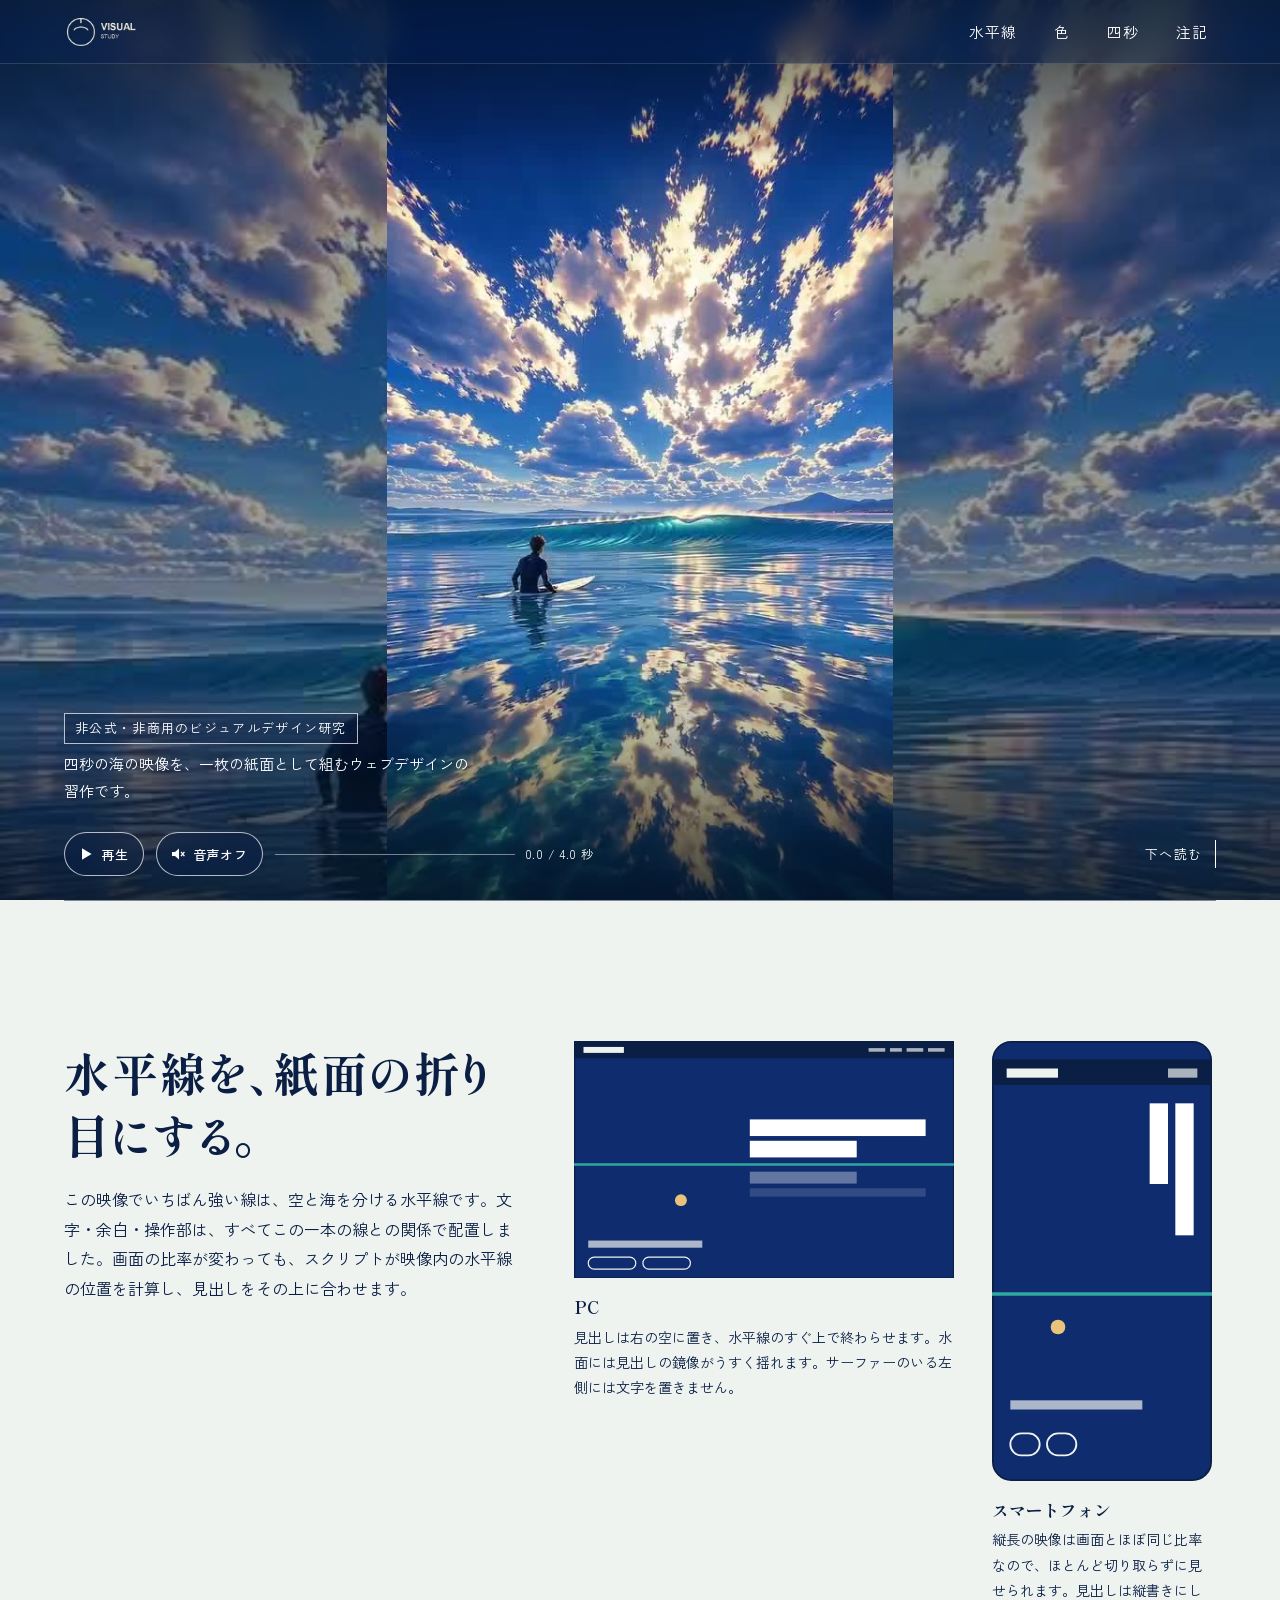
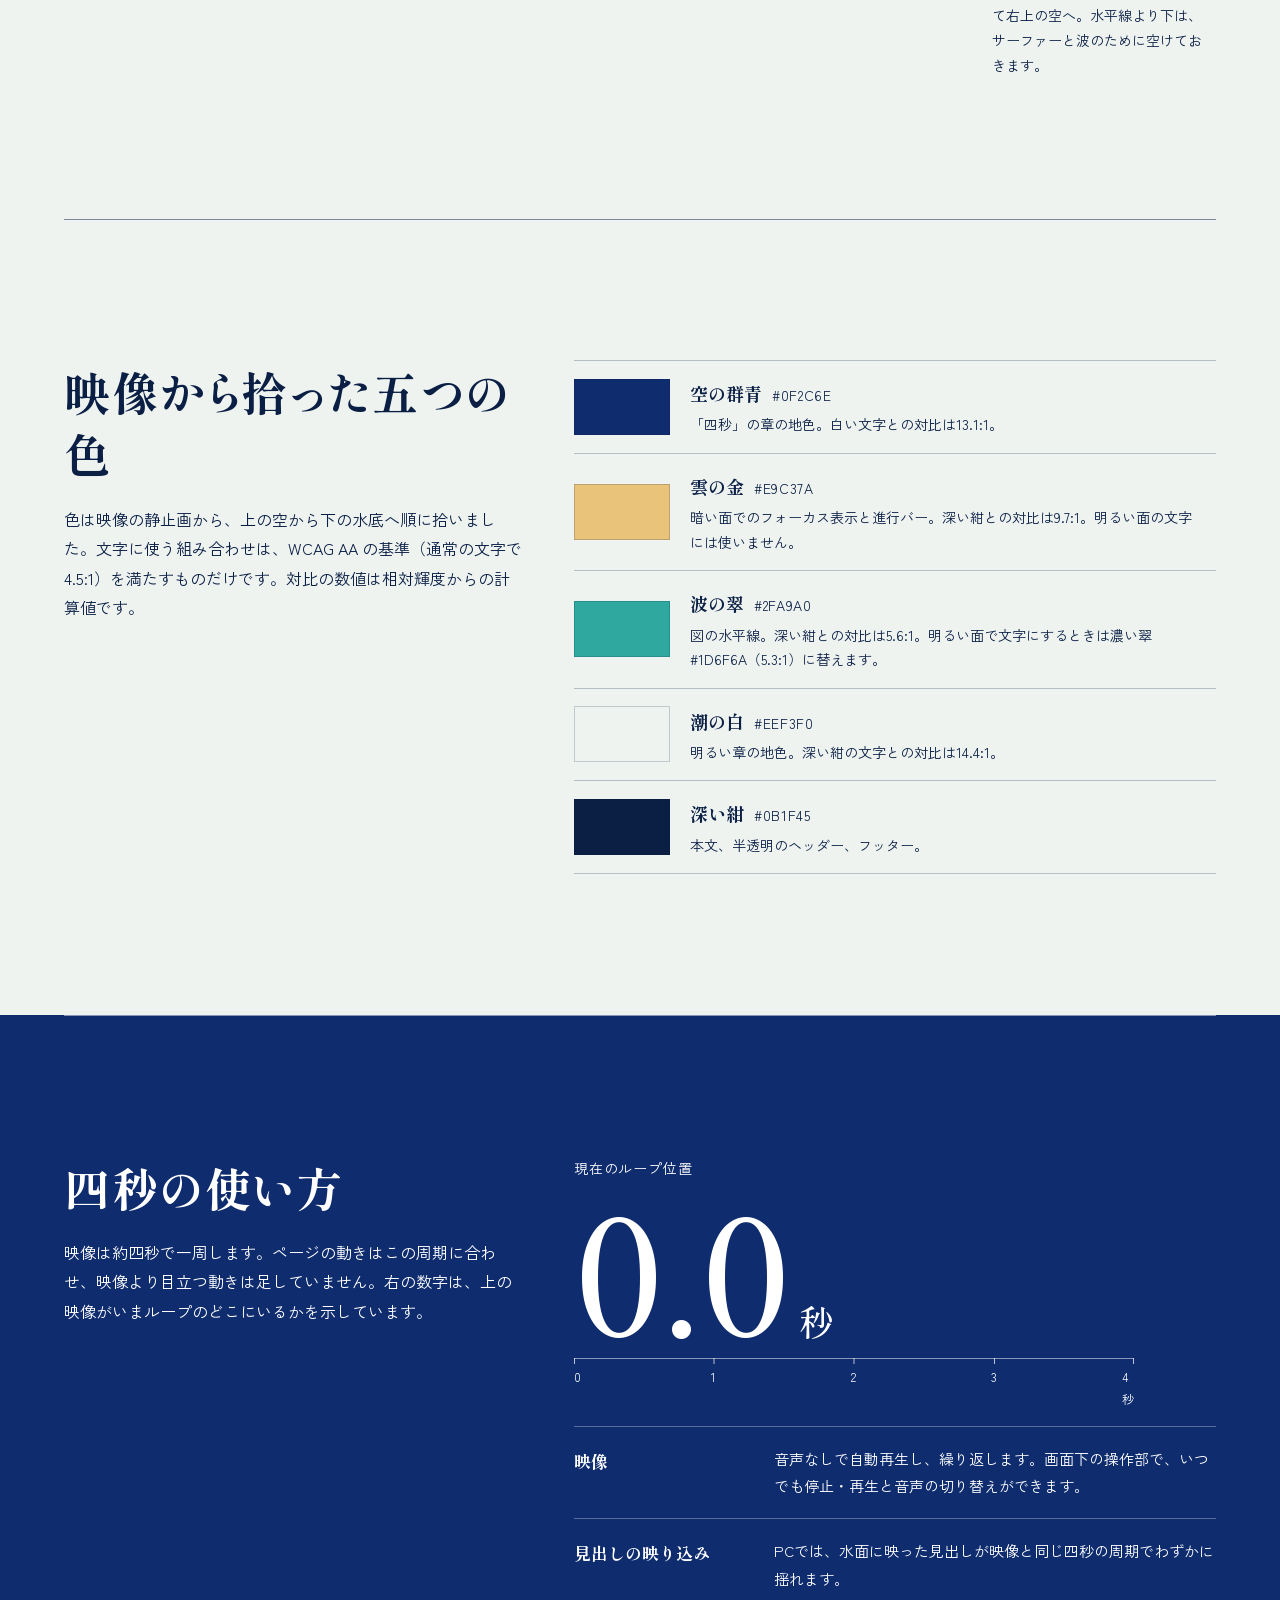
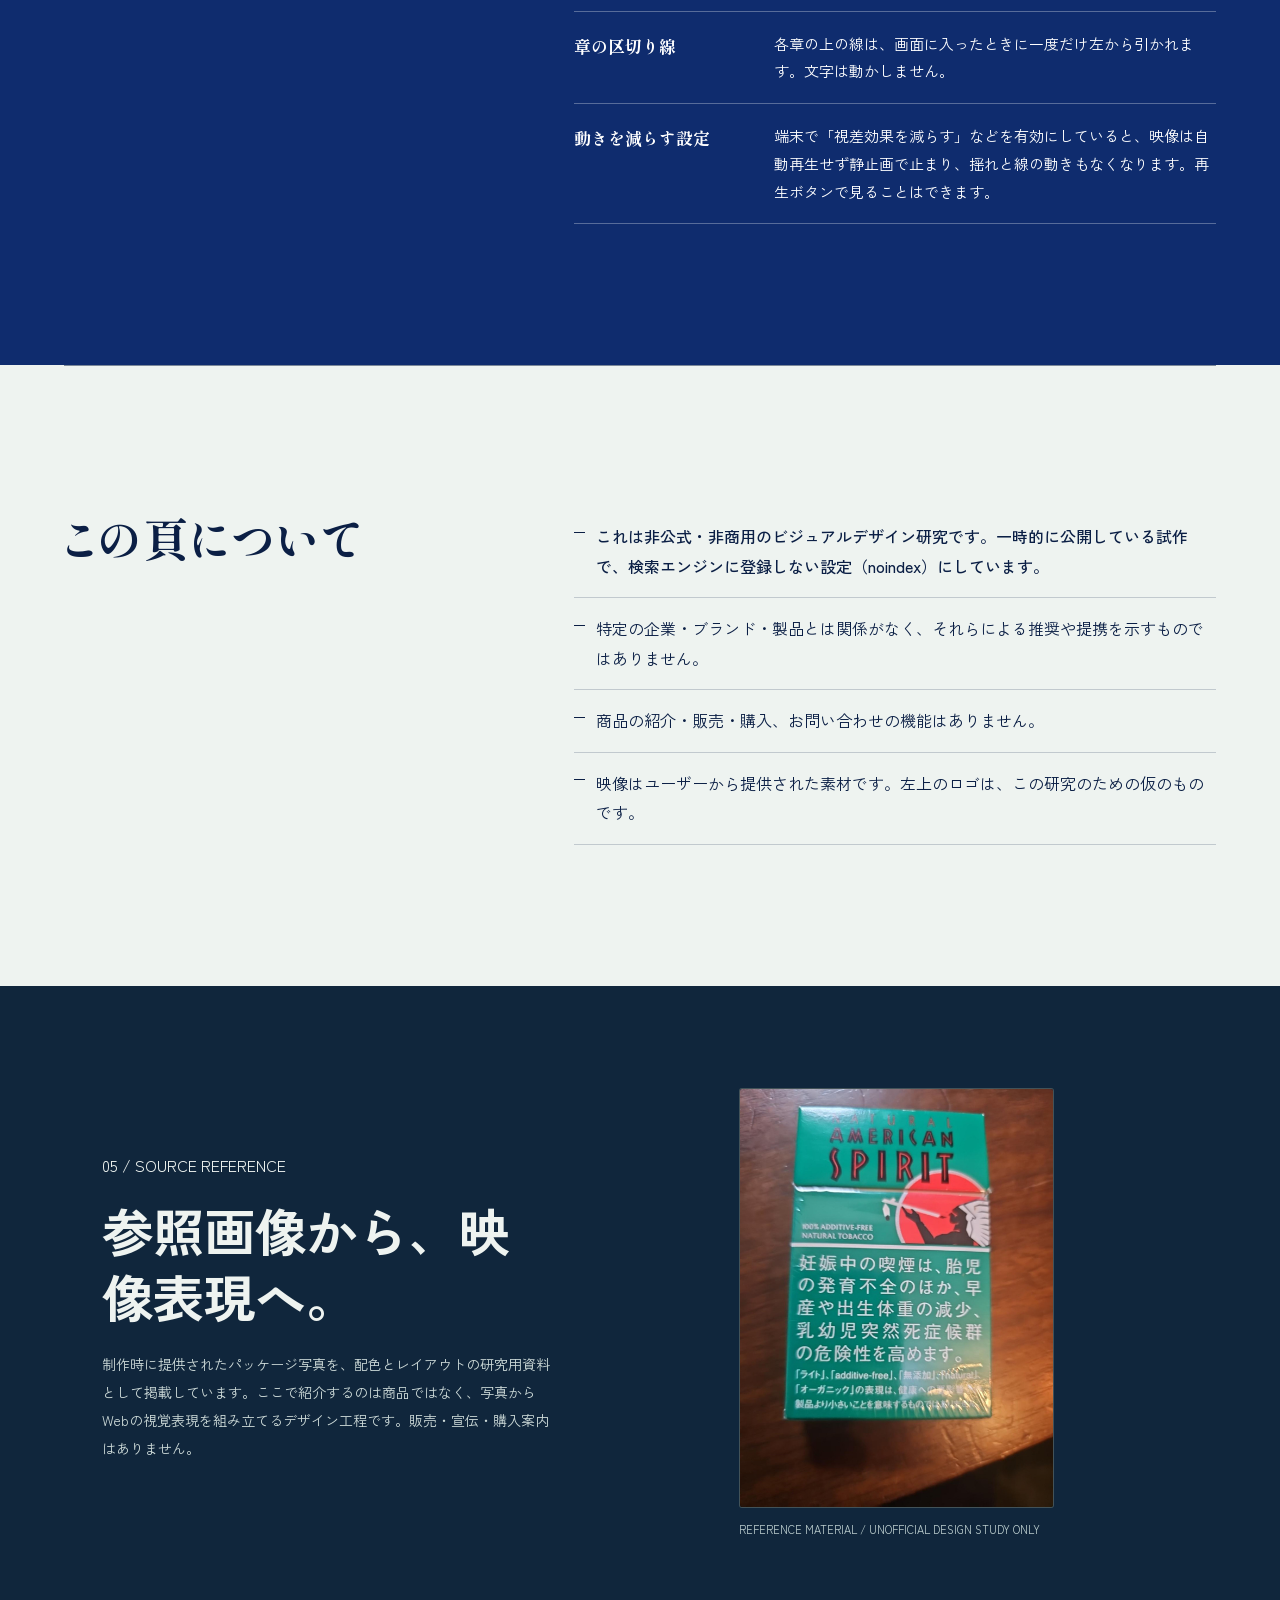
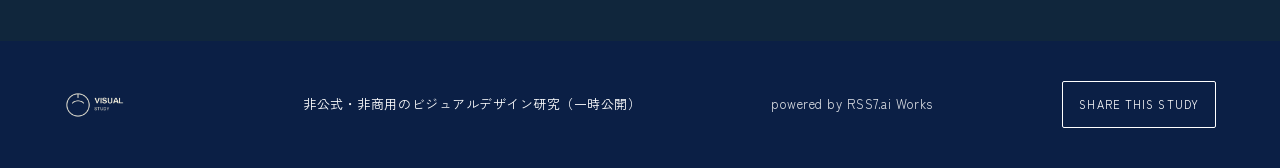
<file: temporary/american-spirit-full-overlay/index.html>
<!doctype html>
<html lang="ja">
<head>
<meta charset="utf-8">
<meta name="viewport" content="width=device-width, initial-scale=1, viewport-fit=cover">
<meta name="robots" content="noindex, nofollow">
<title>鏡のような海で、波を待つ。｜非公式・非商用のビジュアルデザイン研究</title>
<meta name="description" content="四秒の海の映像を一枚の紙面として組む、非公式・非商用のウェブデザイン習作。">
<meta name="theme-color" content="#0B1F45">
<link rel="icon" href="assets/favicon.svg" type="image/svg+xml">
<link rel="preload" href="assets/poster.jpg" as="image">
<link rel="preconnect" href="https://fonts.googleapis.com">
<link rel="preconnect" href="https://fonts.gstatic.com" crossorigin>
<link rel="stylesheet" href="https://fonts.googleapis.com/css2?family=Shippori+Mincho+B1:wght@500;700&family=Zen+Kaku+Gothic+New:wght@400;500&display=swap">
<style>
  :root {
    --sky: #0F2C6E;      /* 空の群青 */
    --gold: #E9C37A;     /* 雲の金 */
    --lagoon: #2FA9A0;   /* 波の翠 */
    --lagoon-deep: #1D6F6A;
    --salt: #EEF3F0;     /* 潮の白 */
    --ink: #0B1F45;      /* 深い紺 */
    --white: #FFFFFF;
    --serif: "Shippori Mincho B1", "Hiragino Mincho ProN", "Yu Mincho", "YuMincho", serif;
    --sans: "Zen Kaku Gothic New", "Hiragino Sans", "Yu Gothic", "YuGothic", "Meiryo", sans-serif;
    --bar-h: 64px;
    --gutter: clamp(20px, 5vw, 72px);
    --horizon: 52%;
    --focus: var(--gold);
  }
  *, *::before, *::after { box-sizing: border-box; }
  html { -webkit-text-size-adjust: 100%; }
  @media (prefers-reduced-motion: no-preference) { html { scroll-behavior: smooth; } }
  body {
    margin: 0;
    background: var(--salt);
    color: var(--ink);
    font: 400 1rem/1.85 var(--sans);
    font-feature-settings: "palt" 0;
    overflow-wrap: anywhere;
    line-break: strict;
  }
  img, svg, video { display: block; max-width: 100%; }
  a { color: inherit; }
  :focus-visible { outline: 3px solid var(--focus); outline-offset: 3px; border-radius: 2px; }
  .on-light { --focus: var(--ink); }
  .on-dark { --focus: var(--gold); }

  .skip {
    position: fixed; left: 12px; top: 12px; z-index: 100;
    padding: 10px 16px; background: var(--white); color: var(--ink);
    font-weight: 500; text-decoration: none;
    transform: translateY(-160%);
  }
  .skip:focus { transform: none; --focus: var(--ink); }

  /* ───────── Fixed header ───────── */
  .bar {
    position: fixed; inset: 0 0 auto 0; z-index: 50;
    height: calc(var(--bar-h) + env(safe-area-inset-top));
    padding: 0 var(--gutter);
    padding-top: env(safe-area-inset-top);
    display: flex; align-items: center; justify-content: space-between; gap: 16px;
    background: rgba(11, 31, 69, .36);
    -webkit-backdrop-filter: blur(14px) saturate(140%);
    backdrop-filter: blur(14px) saturate(140%);
    border-bottom: 1px solid rgba(255, 255, 255, .14);
    color: var(--white);
    transition: background-color .4s ease;
  }
  .bar.is-solid { background: rgba(11, 31, 69, .86); }
  @supports not ((backdrop-filter: blur(1px)) or (-webkit-backdrop-filter: blur(1px))) {
    .bar { background: rgba(11, 31, 69, .72); }
  }
  .brand { display: inline-flex; align-items: center; min-height: 44px; flex: none; }
  .brand img { height: 34px; width: auto; }

  .nav ul { list-style: none; margin: 0; padding: 0; display: flex; gap: clamp(4px, 1.6vw, 24px); }
  .nav a {
    display: inline-flex; align-items: center; min-height: 44px; padding: 0 8px;
    font-size: .9375rem; letter-spacing: .08em; text-decoration: none;
    background: linear-gradient(currentColor, currentColor) left calc(100% - 10px) / 0 1px no-repeat;
    transition: background-size .3s ease;
  }
  .nav a:hover, .nav a[aria-current] { background-size: calc(100% - 16px) 1px; background-position: 8px calc(100% - 10px); }
  .menu-btn { display: none; }

  @media (max-width: 720px) {
    :root { --bar-h: 56px; }
    .brand img { height: 30px; }
    .nav a { font-size: .875rem; padding: 0 6px; }
    .js .menu-btn {
      display: inline-flex; align-items: center; gap: 10px;
      min-height: 44px; min-width: 44px; padding: 0 4px 0 12px;
      background: none; border: 0; color: inherit; font: 500 .875rem/1 var(--sans); letter-spacing: .08em;
      cursor: pointer;
    }
    .menu-btn__icon { position: relative; width: 22px; height: 12px; }
    .menu-btn__icon::before, .menu-btn__icon::after {
      content: ""; position: absolute; left: 0; right: 0; height: 1.5px; background: currentColor;
      transition: transform .25s ease, top .25s ease;
    }
    .menu-btn__icon::before { top: 0; }
    .menu-btn__icon::after { top: 10px; }
    .menu-btn[aria-expanded="true"] .menu-btn__icon::before { top: 5px; transform: rotate(20deg); }
    .menu-btn[aria-expanded="true"] .menu-btn__icon::after { top: 5px; transform: rotate(-20deg); }

    .js .nav {
      position: fixed; left: 0; right: 0; top: calc(var(--bar-h) + env(safe-area-inset-top));
      background: rgba(11, 31, 69, .94);
      border-bottom: 1px solid rgba(255, 255, 255, .14);
      padding: 8px var(--gutter) 20px;
      display: none;
    }
    .js .nav.is-open { display: block; }
    .js .nav ul { flex-direction: column; gap: 0; }
    .js .nav a {
      display: flex; min-height: 52px; padding: 0; font-family: var(--serif); font-size: 1.25rem; font-weight: 500;
      border-bottom: 1px solid rgba(255, 255, 255, .12); background: none;
    }
    .js .nav a[aria-current] { color: var(--gold); }
  }

  /* ───────── Hero ───────── */
  .hero {
    position: relative;
    height: 100vh; height: 100svh;
    min-height: 540px;
    overflow: hidden;
    background: var(--sky) url("assets/poster.jpg") 50% 60% / cover no-repeat;
    color: var(--white);
    isolation: isolate;
  }
  .hero__video {
    position: absolute; inset: 0; width: 100%; height: 100%;
    object-fit: cover; object-position: 50% 60%;
    z-index: -2;
  }
  .hero__scrim {
    position: absolute; inset: 0; z-index: -1; pointer-events: none;
    background:
      radial-gradient(60% 55% at 78% 34%, rgba(11, 31, 69, .52), transparent 70%),
      linear-gradient(to top, rgba(11, 31, 69, .78) 0%, rgba(11, 31, 69, 0) 34%),
      linear-gradient(to bottom, rgba(11, 31, 69, .4) 0%, rgba(11, 31, 69, 0) 18%);
  }

  /* Headline set on the video's horizon (desktop / tablet) */
  .mark, .mark-mirror {
    position: absolute; left: 46%; right: var(--gutter);
    margin: 0;
    font-family: var(--serif); font-weight: 700;
    font-size: clamp(2.25rem, 5.2vw, 5.5rem);
    line-height: 1.12; letter-spacing: .04em;
    font-feature-settings: "palt" 1;
  }
  .mark { bottom: calc(100% - var(--horizon) + .06em); text-shadow: 0 2px 28px rgba(11, 31, 69, .55); }
  .mark-mirror {
    top: calc(var(--horizon) + .06em);
    transform: scaleY(-1); transform-origin: 50% 50%;
    color: rgba(255, 255, 255, .5);
    -webkit-mask-image: linear-gradient(to top, #000 0%, rgba(0, 0, 0, .55) 35%, transparent 75%);
    mask-image: linear-gradient(to top, #000 0%, rgba(0, 0, 0, .55) 35%, transparent 75%);
    pointer-events: none; user-select: none;
  }
  .mark-mirror .mark__inner { filter: blur(.6px); }
  @media (max-width: 960px) { .mark, .mark-mirror { left: 40%; } }
  .mark__line { display: block; overflow: hidden; padding-inline-end: .1em; }
  .mark__inner { display: block; white-space: nowrap; }

  @media (prefers-reduced-motion: no-preference) {
    .mark__inner { animation: rise 1.4s cubic-bezier(.2, .7, .1, 1) both; }
    .mark__line:nth-child(2) .mark__inner { animation-delay: .18s; }
    .mark-mirror .mark__wave { animation: swell 4s ease-in-out 1.6s infinite; transform-origin: 50% 100%; }
  }
  .mark__wave { display: block; }
  @keyframes rise { from { transform: translateY(105%); } to { transform: none; } }
  @keyframes swell {
    0%, 100% { transform: none; }
    50% { transform: scaleY(.9) skewX(-3deg) translateX(.06em); }
  }

  .hero__meta {
    position: absolute; left: var(--gutter); right: var(--gutter);
    bottom: calc(96px + env(safe-area-inset-bottom));
    max-width: 30em;
  }
  .hero__tag {
    margin: 0 0 .5em; display: inline-block;
    font-size: .8125rem; letter-spacing: .1em;
    padding: 2px 10px; border: 1px solid rgba(255, 255, 255, .7);
    background: rgba(11, 31, 69, .45);
  }
  .hero__lede { margin: 0; font-size: .9375rem; line-height: 1.8; text-shadow: 0 1px 12px rgba(11, 31, 69, .8); }

  .controls {
    position: absolute; left: var(--gutter); right: var(--gutter);
    bottom: calc(24px + env(safe-area-inset-bottom));
    display: flex; align-items: center; gap: 12px;
  }
  .ctrl {
    display: inline-flex; align-items: center; justify-content: center; gap: 8px;
    min-width: 44px; height: 44px; padding: 0 14px;
    border: 1px solid rgba(255, 255, 255, .7); border-radius: 22px;
    background: rgba(11, 31, 69, .5); color: var(--white);
    font: 500 .8125rem/1 var(--sans); letter-spacing: .06em;
    cursor: pointer;
    -webkit-backdrop-filter: blur(8px); backdrop-filter: blur(8px);
  }
  .ctrl:hover { background: rgba(11, 31, 69, .75); }
  .ctrl[aria-disabled="true"] { opacity: .62; cursor: not-allowed; }
  .ctrl svg { width: 14px; height: 14px; flex: none; }
  .ctrl .when-on, .ctrl.is-on .when-off { display: none; }
  .ctrl.is-on .when-on { display: inline; }
  .loop { flex: 1; display: flex; align-items: center; gap: 10px; min-width: 0; }
  .loop__track { position: relative; flex: 1; height: 1px; background: rgba(255, 255, 255, .45); max-width: 240px; }
  .loop__fill { position: absolute; inset: -1px 0; background: var(--gold); transform: scaleX(0); transform-origin: 0 50%; }
  .loop__time { font-size: .75rem; letter-spacing: .06em; font-variant-numeric: tabular-nums; white-space: nowrap; }
  .hero__next {
    margin-left: auto; display: inline-flex; align-items: center; min-height: 44px;
    font-size: .8125rem; letter-spacing: .12em; text-decoration: none;
    writing-mode: horizontal-tb;
  }
  .hero__next::after { content: ""; width: 1px; height: 28px; margin-left: 12px; background: currentColor; }

  /* Smartphone idea: portrait video ≈ portrait screen. Headline goes vertical into the sky. */
  @media (max-width: 600px) {
    .hero { min-height: 520px; }
    .hero__video, .hero { background-position: 50% 50%; object-position: 50% 50%; }
    .hero__scrim {
      background:
        linear-gradient(to left, rgba(11, 31, 69, .5) 0%, rgba(11, 31, 69, 0) 45%),
        linear-gradient(to top, rgba(11, 31, 69, .85) 0%, rgba(11, 31, 69, 0) 40%),
        linear-gradient(to bottom, rgba(11, 31, 69, .45) 0%, rgba(11, 31, 69, 0) 20%);
    }
    .mark {
      left: auto; right: max(14px, env(safe-area-inset-right)); bottom: auto;
      top: calc(var(--bar-h) + 24px);
      writing-mode: vertical-rl;
      font-size: clamp(1.75rem, 9.6vw, 2.5rem);
      line-height: 1.3; letter-spacing: .12em;
    }
    .mark__line { padding-inline-end: 0; }
    .mark-mirror { display: none; }
    .hero__meta { bottom: calc(84px + env(safe-area-inset-bottom)); right: 30%; }
    .hero__tag { font-size: .75rem; letter-spacing: .04em; }
    .hero__lede { font-size: .875rem; }
    .controls { gap: 8px; bottom: calc(18px + env(safe-area-inset-bottom)); }
    .ctrl { padding: 0 12px; }
    .ctrl__label { display: none; }
    .hero__next { display: none; }
  }
  @media (max-width: 360px) {
    .hero__meta { right: 26%; }
    .loop__time { display: none; }
  }
  @media (max-width: 600px) and (max-height: 600px) {
    .hero__lede { display: none; }
  }

  /* ───────── Lower sections ───────── */
  main section:not(.hero) { scroll-margin-top: var(--bar-h); }
  .chapter { position: relative; padding: clamp(72px, 11vw, 152px) var(--gutter); }
  .chapter__rule {
    position: absolute; top: 0; left: var(--gutter); right: var(--gutter);
    height: 1px; background: currentColor; opacity: .5;
    transform-origin: 0 50%;
  }
  .js .chapter__rule { transform: scaleX(0); }
  .js .chapter.is-in .chapter__rule { transform: none; transition: transform 1.2s cubic-bezier(.2, .7, .1, 1); }
  @media (prefers-reduced-motion: reduce) {
    .js .chapter__rule { transform: none; transition: none; }
  }

  .chapter__grid {
    display: grid; gap: clamp(28px, 4vw, 64px);
    grid-template-columns: minmax(0, 5fr) minmax(0, 7fr);
    max-width: 1280px; margin: 0 auto;
  }
  @media (max-width: 860px) { .chapter__grid { grid-template-columns: minmax(0, 1fr); } }
  .chapter h2 {
    margin: 0; font-family: var(--serif); font-weight: 700;
    font-size: clamp(1.75rem, 3.6vw, 3rem); line-height: 1.35; letter-spacing: .04em;
    font-feature-settings: "palt" 1;
  }
  .chapter__intro { margin: 1.25em 0 0; max-width: 32em; }
  .chapter p { max-width: 36em; }

  /* Horizon chapter: two wireframes */
  .frames { display: grid; grid-template-columns: minmax(0, 1.7fr) minmax(0, 1fr); gap: clamp(20px, 3vw, 40px); align-items: start; margin: 0; }
  @media (max-width: 480px) { .frames { grid-template-columns: minmax(0, 1fr); } }
  .frame { margin: 0; }
  .frame svg { width: 100%; height: auto; }
  .frame--phone svg { max-width: 220px; }
  .frame figcaption { margin-top: 14px; font-size: .875rem; line-height: 1.8; }
  .frame figcaption strong { display: block; font-family: var(--serif); font-size: 1.0625rem; font-weight: 700; margin-bottom: 2px; }

  /* Palette chapter: strata ordered sky → seabed */
  .strata { list-style: none; margin: 0; padding: 0; border-top: 1px solid rgba(11, 31, 69, .25); }
  .stratum {
    display: grid; grid-template-columns: 96px minmax(0, 1fr); gap: 20px; align-items: center;
    padding: 16px 0; border-bottom: 1px solid rgba(11, 31, 69, .25);
  }
  .stratum__chip { height: 56px; border: 1px solid rgba(11, 31, 69, .2); }
  .stratum__name { font-family: var(--serif); font-weight: 700; font-size: 1.125rem; }
  .stratum__hex { margin-left: .75em; font-size: .875rem; font-variant-numeric: tabular-nums; letter-spacing: .04em; }
  .stratum__role { margin: 2px 0 0; font-size: .875rem; line-height: 1.75; }
  @media (max-width: 400px) { .stratum { grid-template-columns: 56px minmax(0, 1fr); gap: 14px; } .stratum__chip { height: 72px; } }

  /* Motion chapter (dark) */
  .chapter--deep { background: var(--sky); color: var(--white); }
  .chapter--deep a { color: var(--gold); }
  .clock { margin: 0 0 40px; }
  .clock__label { font-size: .875rem; letter-spacing: .06em; margin: 0; }
  .clock__read {
    margin: 4px 0 12px; font-family: var(--serif); font-weight: 500;
    font-size: clamp(4.5rem, 14vw, 10rem); line-height: 1; letter-spacing: -.01em;
    font-variant-numeric: tabular-nums;
  }
  .clock__read small { font-size: .22em; letter-spacing: .08em; margin-left: .3em; }
  .clock__scale { position: relative; height: 28px; max-width: 560px; }
  .clock__scale::before { content: ""; position: absolute; left: 0; right: 0; top: 0; height: 1px; background: rgba(255, 255, 255, .5); }
  .clock__fill { position: absolute; left: 0; right: 0; top: -1px; height: 3px; background: var(--gold); transform: scaleX(0); transform-origin: 0 50%; }
  .clock__ticks { list-style: none; margin: 0; padding: 0; position: absolute; inset: 0; }
  .clock__ticks li { position: absolute; top: 0; padding-top: 8px; font-size: .75rem; transform: translateX(-50%); }
  .clock__ticks li::before { content: ""; position: absolute; top: 0; left: 50%; width: 1px; height: 6px; background: rgba(255, 255, 255, .7); }
  .clock__ticks li:first-child { transform: none; }
  .clock__ticks li:first-child::before { left: 0; }
  .clock__ticks li:last-child { transform: translateX(-100%); }
  .clock__ticks li:last-child::before { left: auto; right: 0; }
  .rules { margin: 0; display: grid; gap: 0; border-top: 1px solid rgba(255, 255, 255, .3); }
  .rules div { display: grid; grid-template-columns: minmax(0, 11em) minmax(0, 1fr); gap: 8px 24px; padding: 18px 0; border-bottom: 1px solid rgba(255, 255, 255, .3); }
  .rules dt { font-family: var(--serif); font-weight: 700; font-size: 1.0625rem; }
  .rules dd { margin: 0; font-size: .9375rem; }
  @media (max-width: 560px) { .rules div { grid-template-columns: minmax(0, 1fr); } }

  /* Notes */
  .notes { list-style: none; margin: 0; padding: 0; }
  .notes li { padding: 16px 0 16px 1.4em; position: relative; border-bottom: 1px solid rgba(11, 31, 69, .2); }
  .notes li::before { content: ""; position: absolute; left: 0; top: 1.65em; width: .7em; height: 1px; background: currentColor; }
  .notes li:first-child { font-weight: 500; }

  .foot {
    background: var(--ink); color: var(--white);
    padding: 40px var(--gutter) calc(40px + env(safe-area-inset-bottom));
    display: flex; flex-wrap: wrap; gap: 12px 32px; align-items: center; justify-content: space-between;
    font-size: .8125rem; letter-spacing: .04em;
  }
  .foot img { height: 28px; width: auto; }
  .foot p { margin: 0; }
  .foot__powered { opacity: .85; }

  .vh { position: absolute !important; width: 1px; height: 1px; overflow: hidden; clip: rect(0 0 0 0); clip-path: inset(50%); white-space: nowrap; }
/* Selected from Gemini's asset-study approach, with accurate source labeling. */
.reference-study{padding:clamp(70px,8vw,120px) clamp(24px,8vw,120px);background:#10263c;color:#eef3f0;display:grid;grid-template-columns:minmax(0,.8fr) minmax(0,1fr);align-items:center;gap:clamp(25px,5vw,70px)}
.reference-study h2{font-size:clamp(29px,4vw,58px);line-height:1.3;margin:16px 0 20px}
.reference-study p{max-width:550px;font-size:14px;line-height:2;color:#cedbd9}
.reference-study figure{margin:0;justify-self:center;max-width:350px}
.reference-study img{display:block;width:100%;height:auto;max-height:420px;object-fit:contain;border:1px solid #ffffff3d;background:#071b23;border-radius:3px}
.reference-study figcaption{font-size:11px;color:#bed0d0;margin-top:12px;line-height:1.7}
@media(max-width:720px){.reference-study{grid-template-columns:1fr}.reference-study figure{max-width:240px;justify-self:start}}.share-button{font:inherit;font-size:11px;letter-spacing:.1em;color:inherit;border:1px solid currentColor;border-radius:2px;background:transparent;padding:12px 16px;cursor:pointer;min-height:44px}.share-button:hover{background:#ffffff20}.share-button:focus-visible{outline:3px solid #e9c37a;outline-offset:3px}/* Integration QA: the supplied clip contains legible LINE-community text in the center.
   Keep that text visible on every aspect ratio. */
.hero{background-position:center;background-size:cover}
.hero__video{object-fit:contain;object-position:center;background:rgba(3,15,27,.38)}
.hero__scrim{background:linear-gradient(180deg,rgba(4,18,35,.72) 0%,transparent 19%,transparent 71%,rgba(4,18,35,.76) 100%)}
.mark{position:absolute!important;width:1px!important;height:1px!important;padding:0!important;margin:-1px!important;overflow:hidden!important;clip-path:inset(50%)!important;white-space:nowrap!important}
.mark-mirror{display:none!important}
.hero__meta{max-width:26em}
@media(max-width:600px){.hero__meta{bottom:calc(93px + env(safe-area-inset-bottom));max-width:58%}.hero__lede{font-size:.8rem}}</style>
</head>
<body>
<a class="skip" href="#horizon">本文へ移動</a>

<header class="bar on-dark" id="bar">
  <a class="brand" href="#hero"><img src="assets/logo.png" width="133" height="34" alt="Visual Study（ページの先頭へ）"></a>
  <button class="menu-btn" type="button" aria-expanded="false" aria-controls="site-nav">
    <span>メニュー</span><span class="menu-btn__icon" aria-hidden="true"></span>
  </button>
  <nav class="nav" id="site-nav" aria-label="ページ内の章">
    <ul>
      <li><a href="#horizon">水平線</a></li>
      <li><a href="#palette">色</a></li>
      <li><a href="#motion">四秒</a></li>
      <li><a href="#notes">注記</a></li>
    </ul>
  </nav>
</header>

<main>
  <section class="hero on-dark" id="hero" aria-labelledby="hero-title">
    <video class="hero__video" id="heroVideo" src="assets/hero.mp4" poster="assets/poster.jpg"
      autoplay muted loop playsinline preload="auto"
      aria-label="海に浮かぶサーファーと、LINEコミュニティ募集の文字が映る約4秒の動画"></video>
    <script>
      if (window.matchMedia && matchMedia('(prefers-reduced-motion: reduce)').matches) {
        var v = document.getElementById('heroVideo'); v.removeAttribute('autoplay'); v.pause();
      }
    </script>
    <div class="hero__scrim" aria-hidden="true"></div>

    <h1 class="mark" id="hero-title">
      <span class="mark__line"><span class="mark__inner">鏡のような海で、</span></span>
      <span class="mark__line"><span class="mark__inner">波を待つ。</span></span>
    </h1>
    <div class="mark-mirror" aria-hidden="true">
      <span class="mark__wave">
        <span class="mark__line"><span class="mark__inner">鏡のような海で、</span></span>
        <span class="mark__line"><span class="mark__inner">波を待つ。</span></span>
      </span>
    </div>

    <div class="hero__meta">
      <p class="hero__tag">非公式・非商用のビジュアルデザイン研究</p>
      <p class="hero__lede">四秒の海の映像を、一枚の紙面として組むウェブデザインの習作です。</p>
    </div>

    <div class="controls" role="group" aria-label="映像の操作">
      <button class="ctrl" id="playBtn" type="button" aria-label="映像を一時停止">
        <svg class="when-off" viewBox="0 0 14 14" aria-hidden="true"><rect x="2" y="1" width="3.2" height="12" fill="currentColor"/><rect x="8.8" y="1" width="3.2" height="12" fill="currentColor"/></svg>
        <svg class="when-on" viewBox="0 0 14 14" aria-hidden="true"><path d="M3 1.2v11.6L12.6 7z" fill="currentColor"/></svg>
        <span class="ctrl__label" aria-hidden="true"><span class="when-off">停止</span><span class="when-on">再生</span></span>
      </button>
      <button class="ctrl" id="soundBtn" type="button" aria-pressed="false" aria-label="音声">
        <svg viewBox="0 0 14 14" aria-hidden="true"><path d="M1 5h3l4-3.5v11L4 9H1z" fill="currentColor"/><path class="when-on" d="M10 4.2c1.6 1.5 1.6 4.1 0 5.6M11.6 2.6c2.5 2.4 2.5 6.4 0 8.8" stroke="currentColor" stroke-width="1.3" fill="none"/><path class="when-off" d="M10 4.8l3.4 4.4M13.4 4.8L10 9.2" stroke="currentColor" stroke-width="1.3"/></svg>
        <span class="ctrl__label" id="soundLabel" aria-hidden="true">音声オフ</span>
      </button>
      <div class="loop" aria-hidden="true">
        <span class="loop__track"><span class="loop__fill" id="loopFill"></span></span>
        <span class="loop__time" id="loopTime">0.0 / 4.0 秒</span>
      </div>
      <a class="hero__next" href="#horizon">下へ読む</a>
    </div>
  </section>

  <section class="chapter on-light" id="horizon" aria-labelledby="horizon-title">
    <span class="chapter__rule" aria-hidden="true"></span>
    <div class="chapter__grid">
      <div>
        <h2 id="horizon-title">水平線を、紙面の折り目にする。</h2>
        <p class="chapter__intro">この映像でいちばん強い線は、空と海を分ける水平線です。文字・余白・操作部は、すべてこの一本の線との関係で配置しました。画面の比率が変わっても、スクリプトが映像内の水平線の位置を計算し、見出しをその上に合わせます。</p>
      </div>
      <div class="frames">
        <figure class="frame">
          <svg viewBox="0 0 320 200" role="img" aria-label="PCの構成図。右側の空に横書きの見出し、水平線の下にその鏡像、左側の水面にサーファー。">
            <rect x=".5" y=".5" width="319" height="199" fill="#0F2C6E" stroke="#0B1F45"/>
            <rect x=".5" y=".5" width="319" height="14" fill="#0B1F45"/>
            <rect x="8" y="5" width="34" height="5" fill="#EEF3F0"/>
            <rect x="248" y="6" width="14" height="3" fill="#EEF3F0" opacity=".7"/><rect x="266" y="6" width="10" height="3" fill="#EEF3F0" opacity=".7"/><rect x="280" y="6" width="14" height="3" fill="#EEF3F0" opacity=".7"/><rect x="298" y="6" width="14" height="3" fill="#EEF3F0" opacity=".7"/>
            <line x1="0" y1="104" x2="320" y2="104" stroke="#2FA9A0" stroke-width="2"/>
            <rect x="148" y="66" width="148" height="14" fill="#FFFFFF"/>
            <rect x="148" y="84" width="90" height="14" fill="#FFFFFF"/>
            <rect x="148" y="110" width="90" height="10" fill="#FFFFFF" opacity=".35"/>
            <rect x="148" y="124" width="148" height="7" fill="#FFFFFF" opacity=".15"/>
            <circle cx="90" cy="134" r="5" fill="#E9C37A"/>
            <rect x="12" y="168" width="96" height="6" fill="#EEF3F0" opacity=".7"/>
            <rect x="12" y="182" width="40" height="10" rx="5" fill="none" stroke="#EEF3F0"/>
            <rect x="58" y="182" width="40" height="10" rx="5" fill="none" stroke="#EEF3F0"/>
          </svg>
          <figcaption><strong>PC</strong>見出しは右の空に置き、水平線のすぐ上で終わらせます。水面には見出しの鏡像がうすく揺れます。サーファーのいる左側には文字を置きません。</figcaption>
        </figure>
        <figure class="frame frame--phone">
          <svg viewBox="0 0 120 240" role="img" aria-label="スマートフォンの構成図。右上の空に縦書きの見出し、水平線の下は空けてある。">
            <rect x=".5" y=".5" width="119" height="239" rx="10" fill="#0F2C6E" stroke="#0B1F45"/>
            <rect x="1" y="10" width="118" height="14" fill="#0B1F45"/>
            <rect x="8" y="15" width="28" height="5" fill="#EEF3F0"/>
            <rect x="96" y="15" width="16" height="5" fill="#EEF3F0" opacity=".7"/>
            <rect x="100" y="34" width="10" height="72" fill="#FFFFFF"/>
            <rect x="86" y="34" width="10" height="44" fill="#FFFFFF"/>
            <line x1="0" y1="138" x2="120" y2="138" stroke="#2FA9A0" stroke-width="2"/>
            <circle cx="36" cy="156" r="4" fill="#E9C37A"/>
            <rect x="10" y="196" width="72" height="5" fill="#EEF3F0" opacity=".7"/>
            <rect x="10" y="214" width="16" height="12" rx="6" fill="none" stroke="#EEF3F0"/>
            <rect x="30" y="214" width="16" height="12" rx="6" fill="none" stroke="#EEF3F0"/>
          </svg>
          <figcaption><strong>スマートフォン</strong>縦長の映像は画面とほぼ同じ比率なので、ほとんど切り取らずに見せられます。見出しは縦書きにして右上の空へ。水平線より下は、サーファーと波のために空けておきます。</figcaption>
        </figure>
      </div>
    </div>
  </section>

  <section class="chapter on-light" id="palette" aria-labelledby="palette-title">
    <span class="chapter__rule" aria-hidden="true"></span>
    <div class="chapter__grid">
      <div>
        <h2 id="palette-title">映像から拾った五つの色</h2>
        <p class="chapter__intro">色は映像の静止画から、上の空から下の水底へ順に拾いました。文字に使う組み合わせは、WCAG AA の基準（通常の文字で4.5:1）を満たすものだけです。対比の数値は相対輝度からの計算値です。</p>
      </div>
      <ul class="strata">
        <li class="stratum">
          <span class="stratum__chip" style="background:#0F2C6E" aria-hidden="true"></span>
          <div><span class="stratum__name">空の群青</span><span class="stratum__hex">#0F2C6E</span>
            <p class="stratum__role">「四秒」の章の地色。白い文字との対比は13.1:1。</p></div>
        </li>
        <li class="stratum">
          <span class="stratum__chip" style="background:#E9C37A" aria-hidden="true"></span>
          <div><span class="stratum__name">雲の金</span><span class="stratum__hex">#E9C37A</span>
            <p class="stratum__role">暗い面でのフォーカス表示と進行バー。深い紺との対比は9.7:1。明るい面の文字には使いません。</p></div>
        </li>
        <li class="stratum">
          <span class="stratum__chip" style="background:#2FA9A0" aria-hidden="true"></span>
          <div><span class="stratum__name">波の翠</span><span class="stratum__hex">#2FA9A0</span>
            <p class="stratum__role">図の水平線。深い紺との対比は5.6:1。明るい面で文字にするときは濃い翠 #1D6F6A（5.3:1）に替えます。</p></div>
        </li>
        <li class="stratum">
          <span class="stratum__chip" style="background:#EEF3F0" aria-hidden="true"></span>
          <div><span class="stratum__name">潮の白</span><span class="stratum__hex">#EEF3F0</span>
            <p class="stratum__role">明るい章の地色。深い紺の文字との対比は14.4:1。</p></div>
        </li>
        <li class="stratum">
          <span class="stratum__chip" style="background:#0B1F45" aria-hidden="true"></span>
          <div><span class="stratum__name">深い紺</span><span class="stratum__hex">#0B1F45</span>
            <p class="stratum__role">本文、半透明のヘッダー、フッター。</p></div>
        </li>
      </ul>
    </div>
  </section>

  <section class="chapter chapter--deep on-dark" id="motion" aria-labelledby="motion-title">
    <span class="chapter__rule" aria-hidden="true"></span>
    <div class="chapter__grid">
      <div>
        <h2 id="motion-title">四秒の使い方</h2>
        <p class="chapter__intro">映像は約四秒で一周します。ページの動きはこの周期に合わせ、映像より目立つ動きは足していません。右の数字は、上の映像がいまループのどこにいるかを示しています。</p>
      </div>
      <div>
        <div class="clock">
          <p class="clock__label" id="clockLabel">現在のループ位置</p>
          <p class="clock__read" aria-hidden="true"><span id="clockRead">0.0</span><small>秒</small></p>
          <div class="clock__scale" aria-hidden="true">
            <span class="clock__fill" id="clockFill"></span>
            <ol class="clock__ticks">
              <li style="left:0">0</li><li style="left:25%">1</li><li style="left:50%">2</li><li style="left:75%">3</li><li style="left:100%">4秒</li>
            </ol>
          </div>
        </div>
        <dl class="rules">
          <div><dt>映像</dt><dd>音声なしで自動再生し、繰り返します。画面下の操作部で、いつでも停止・再生と音声の切り替えができます。</dd></div>
          <div><dt>見出しの映り込み</dt><dd>PCでは、水面に映った見出しが映像と同じ四秒の周期でわずかに揺れます。</dd></div>
          <div><dt>章の区切り線</dt><dd>各章の上の線は、画面に入ったときに一度だけ左から引かれます。文字は動かしません。</dd></div>
          <div><dt>動きを減らす設定</dt><dd>端末で「視差効果を減らす」などを有効にしていると、映像は自動再生せず静止画で止まり、揺れと線の動きもなくなります。再生ボタンで見ることはできます。</dd></div>
        </dl>
      </div>
    </div>
  </section>

  <section class="chapter on-light" id="notes" aria-labelledby="notes-title">
    <span class="chapter__rule" aria-hidden="true"></span>
    <div class="chapter__grid">
      <h2 id="notes-title">この頁について</h2>
      <ul class="notes">
        <li>これは非公式・非商用のビジュアルデザイン研究です。一時的に公開している試作で、検索エンジンに登録しない設定（noindex）にしています。</li>
        <li>特定の企業・ブランド・製品とは関係がなく、それらによる推奨や提携を示すものではありません。</li>
        <li>商品の紹介・販売・購入、お問い合わせの機能はありません。</li>
        <li>映像はユーザーから提供された素材です。左上のロゴは、この研究のための仮のものです。</li>
      </ul>
    </div>
  </section>
<section class="reference-study" aria-label="元画像のデザイン研究">
  <div><span class="chapter__num">05 / SOURCE REFERENCE</span><h2>参照画像から、映像表現へ。</h2><p>制作時に提供されたパッケージ写真を、配色とレイアウトの研究用資料として掲載しています。ここで紹介するのは商品ではなく、写真からWebの視覚表現を組み立てるデザイン工程です。販売・宣伝・購入案内はありません。</p></div>
  <figure><img src="assets/reference.jpg" loading="lazy" alt="ユーザー提供のパッケージ参考写真" width="1152" height="1536"><figcaption>REFERENCE MATERIAL / UNOFFICIAL DESIGN STUDY ONLY</figcaption></figure>
</section></main>

<footer class="foot on-dark">
  <img src="assets/logo.png" width="110" height="28" alt="Visual Study">
  <p>非公式・非商用のビジュアルデザイン研究（一時公開）</p>
  <p class="foot__powered">powered by RSS7.ai Works</p>
<button type="button" class="share-button" id="shareButton" aria-label="このデモのURLを共有する">SHARE THIS STUDY</button></footer>

<script>
(function () {
  var root = document.documentElement;
  root.classList.add('js');
  var reduce = window.matchMedia('(prefers-reduced-motion: reduce)');
  var video = document.getElementById('heroVideo');
  var hero = document.getElementById('hero');
  var bar = document.getElementById('bar');

  /* ── Headline sits on the video's horizon (≈57.2% of the source frame) ── */
  var HORIZON = 0.572, POS_Y = 0.6;
  function placeHorizon() {
    var W = hero.clientWidth, H = hero.clientHeight;
    var vw = video.videoWidth || 720, vh = video.videoHeight || 1280;
    var s = Math.max(W / vw, H / vh), dispH = vh * s;
    var y = (H - dispH) * POS_Y + HORIZON * dispH;
    var pct = Math.min(70, Math.max(34, y / H * 100));
    hero.style.setProperty('--horizon', pct.toFixed(2) + '%');
  }
  placeHorizon();
  video.addEventListener('loadedmetadata', placeHorizon);
  window.addEventListener('resize', placeHorizon);

  /* ── Play / pause ── */
  var playBtn = document.getElementById('playBtn');
  function syncPlay() {
    var paused = video.paused;
    playBtn.classList.toggle('is-on', paused);
    playBtn.setAttribute('aria-label', paused ? '映像を再生' : '映像を一時停止');
  }
  playBtn.addEventListener('click', function () {
    if (video.paused) { var p = video.play(); if (p && p.catch) p.catch(function () {}); }
    else video.pause();
  });
  video.addEventListener('play', function () { syncPlay(); tick(); });
  video.addEventListener('pause', syncPlay);
  syncPlay();

  /* ── Sound ── */
  var soundBtn = document.getElementById('soundBtn');
  var soundLabel = document.getElementById('soundLabel');
  var noAudio = false;
  function syncSound() {
    if (noAudio) {
      soundBtn.setAttribute('aria-disabled', 'true');
      soundBtn.removeAttribute('aria-pressed');
      soundBtn.setAttribute('aria-label', 'この映像には音声がありません');
      soundLabel.textContent = '音声なし';
      soundBtn.classList.remove('is-on');
      return;
    }
    var on = !video.muted;
    soundBtn.classList.toggle('is-on', on);
    soundBtn.setAttribute('aria-pressed', String(on));
    soundBtn.setAttribute('aria-label', '音声');
    soundLabel.textContent = on ? '音声オン' : '音声オフ';
  }
  soundBtn.addEventListener('click', function () {
    if (noAudio) return;
    video.muted = !video.muted;
    if (!video.muted && video.paused) { var p = video.play(); if (p && p.catch) p.catch(function () {}); }
    syncSound();
  });
  video.addEventListener('volumechange', syncSound);
  function detectAudio() {
    if (typeof video.mozHasAudio === 'boolean') noAudio = !video.mozHasAudio;
    else if (video.audioTracks) noAudio = video.audioTracks.length === 0;
    else if (typeof video.webkitAudioDecodedByteCount === 'number' && video.currentTime > 0.8) noAudio = video.webkitAudioDecodedByteCount === 0;
    syncSound();
  }
  video.addEventListener('loadedmetadata', detectAudio);
  video.addEventListener('timeupdate', function once() {
    if (video.currentTime > 0.8) { detectAudio(); video.removeEventListener('timeupdate', once); }
  });
  syncSound();

  /* ── Loop position (hero bar + 四秒 chapter) ── */
  var loopFill = document.getElementById('loopFill'), loopTime = document.getElementById('loopTime');
  var clockFill = document.getElementById('clockFill'), clockRead = document.getElementById('clockRead');
  var raf = 0;
  function draw() {
    var d = video.duration && isFinite(video.duration) ? video.duration : 4;
    var t = video.currentTime % d, r = t / d;
    loopFill.style.transform = clockFill.style.transform = 'scaleX(' + r.toFixed(4) + ')';
    loopTime.textContent = t.toFixed(1) + ' / ' + d.toFixed(1) + ' 秒';
    clockRead.textContent = t.toFixed(1);
  }
  function tick() {
    cancelAnimationFrame(raf);
    draw();
    if (!video.paused) raf = requestAnimationFrame(tick);
  }
  video.addEventListener('seeked', draw);
  video.addEventListener('loadedmetadata', draw);

  /* ── Header: denser once the hero is behind it ── */
  if ('IntersectionObserver' in window) {
    new IntersectionObserver(function (es) {
      bar.classList.toggle('is-solid', !es[0].isIntersecting);
    }, { rootMargin: '-80px 0px 0px 0px' }).observe(hero);
  }

  /* ── Chapters: rule draws once, nav marks current chapter ── */
  var chapters = [].slice.call(document.querySelectorAll('.chapter'));
  var links = [].slice.call(document.querySelectorAll('.nav a'));
  if ('IntersectionObserver' in window) {
    var reveal = new IntersectionObserver(function (es) {
      es.forEach(function (e) { if (e.isIntersecting) { e.target.classList.add('is-in'); reveal.unobserve(e.target); } });
    }, { threshold: 0.15 });
    var current = new IntersectionObserver(function (es) {
      es.forEach(function (e) {
        if (!e.isIntersecting) return;
        links.forEach(function (a) {
          if (a.getAttribute('href') === '#' + e.target.id) a.setAttribute('aria-current', 'location');
          else a.removeAttribute('aria-current');
        });
      });
    }, { rootMargin: '-45% 0px -50% 0px' });
    chapters.forEach(function (c) { reveal.observe(c); current.observe(c); });
    new IntersectionObserver(function (es) {
      if (es[0].isIntersecting) links.forEach(function (a) { a.removeAttribute('aria-current'); });
    }, { rootMargin: '-45% 0px -50% 0px' }).observe(hero);
  } else {
    chapters.forEach(function (c) { c.classList.add('is-in'); });
  }

  /* ── Mobile menu ── */
  var menuBtn = document.querySelector('.menu-btn');
  var nav = document.getElementById('site-nav');
  function setMenu(open, returnFocus) {
    menuBtn.setAttribute('aria-expanded', String(open));
    nav.classList.toggle('is-open', open);
    if (open) { var first = nav.querySelector('a'); if (first) first.focus(); }
    else if (returnFocus) menuBtn.focus();
  }
  menuBtn.addEventListener('click', function () { setMenu(menuBtn.getAttribute('aria-expanded') !== 'true'); });
  nav.addEventListener('click', function (e) { if (e.target.closest('a')) setMenu(false); });
  document.addEventListener('keydown', function (e) {
    if (e.key === 'Escape' && menuBtn.getAttribute('aria-expanded') === 'true') setMenu(false, true);
  });
  document.addEventListener('click', function (e) {
    if (menuBtn.getAttribute('aria-expanded') === 'true' && !e.target.closest('.bar')) setMenu(false);
  });
  var narrow = window.matchMedia('(max-width: 720px)');
  if (narrow.addEventListener) narrow.addEventListener('change', function () { setMenu(false); });

  /* ── Reduced motion toggled while open ── */
  if (reduce.addEventListener) reduce.addEventListener('change', function (e) { if (e.matches) video.pause(); });
})();
</script>
<script>
(function(){
  var btn=document.getElementById('shareButton'); if(!btn)return;
  btn.addEventListener('click',async function(){
    var url=window.location.href;
    if(navigator.share){try{await navigator.share({title:document.title,url:url});return}catch(e){if(e&&e.name==='AbortError')return}}
    try{
      if(navigator.clipboard&&window.isSecureContext){await navigator.clipboard.writeText(url)}
      else{var t=document.createElement('textarea');t.value=url;t.style.position='fixed';t.style.opacity='0';document.body.appendChild(t);t.select();if(!document.execCommand('copy'))throw new Error('copy failed');t.remove()}
      btn.textContent='URL COPIED';btn.setAttribute('aria-label','URLをコピーしました');
    }catch(e){btn.textContent='COPY UNAVAILABLE';btn.setAttribute('aria-label','URLをコピーできませんでした')}
  });
})();
</script></body>
</html>
</file>
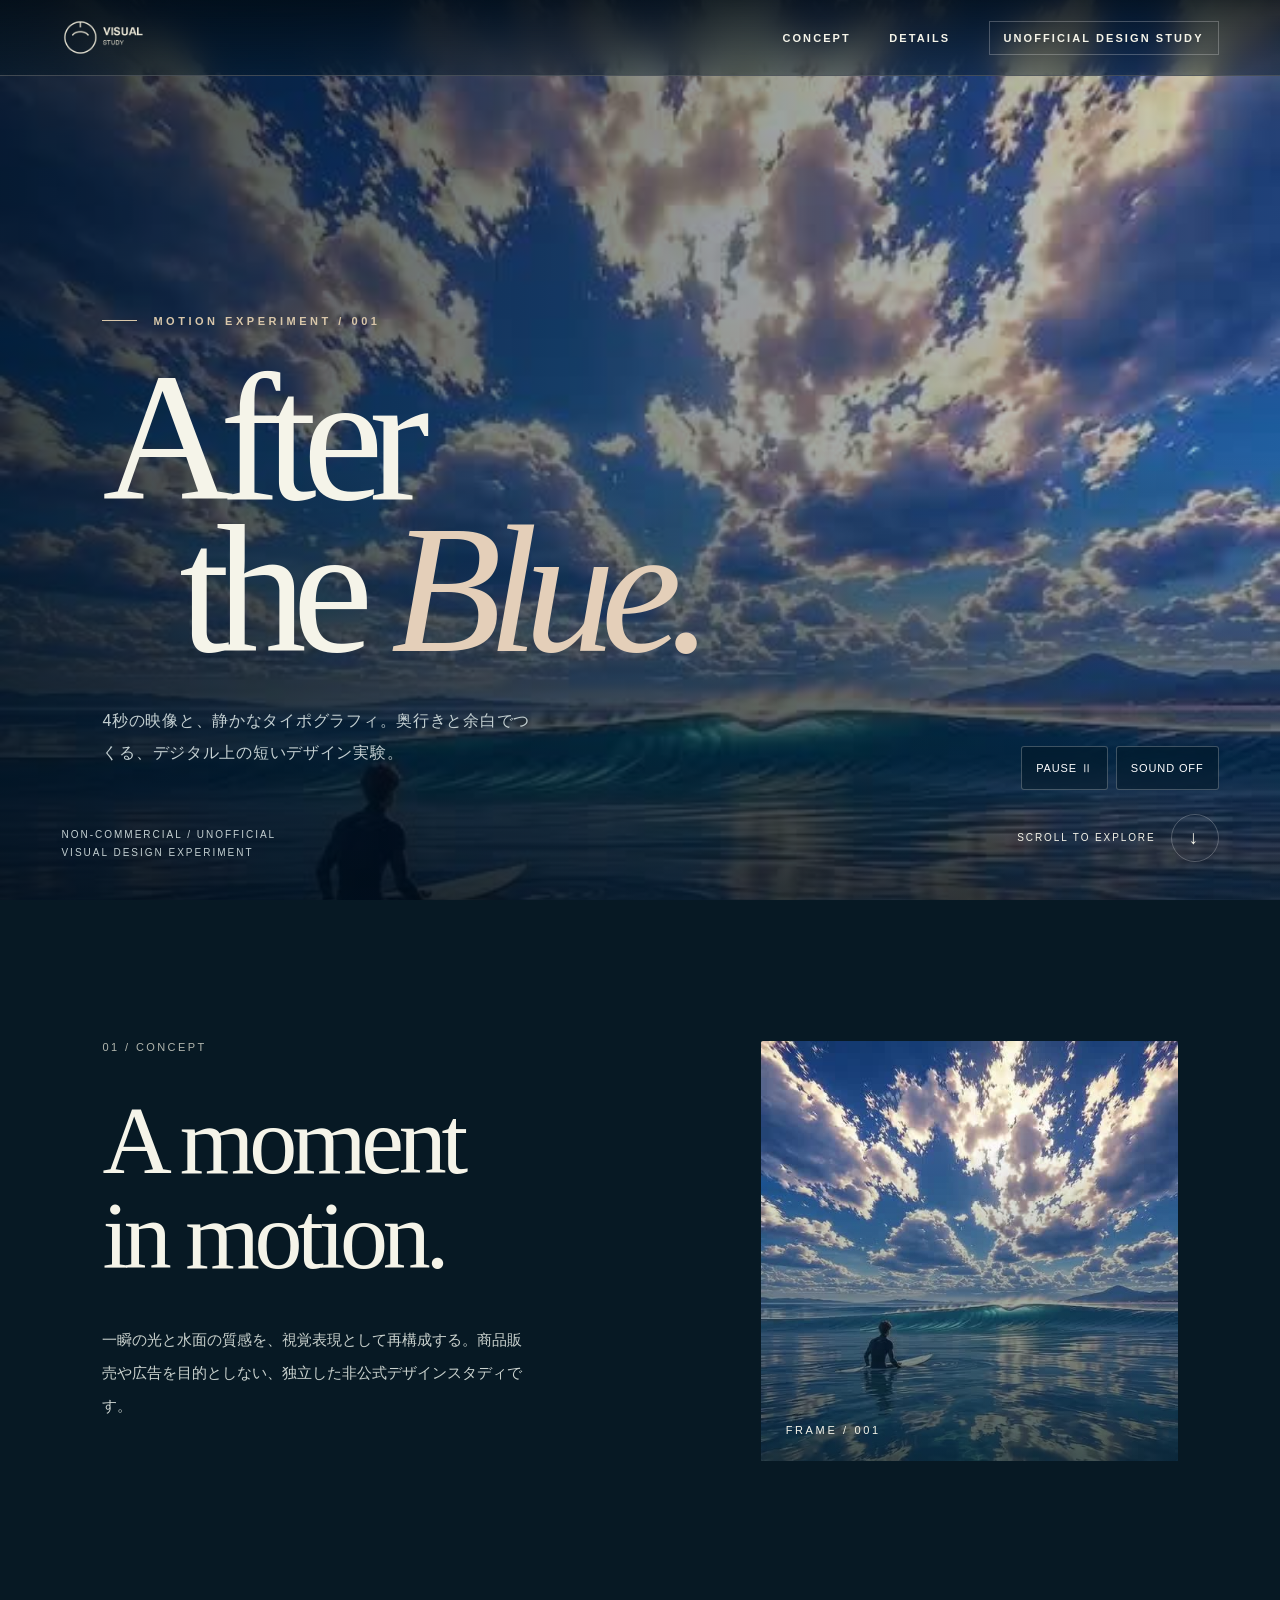
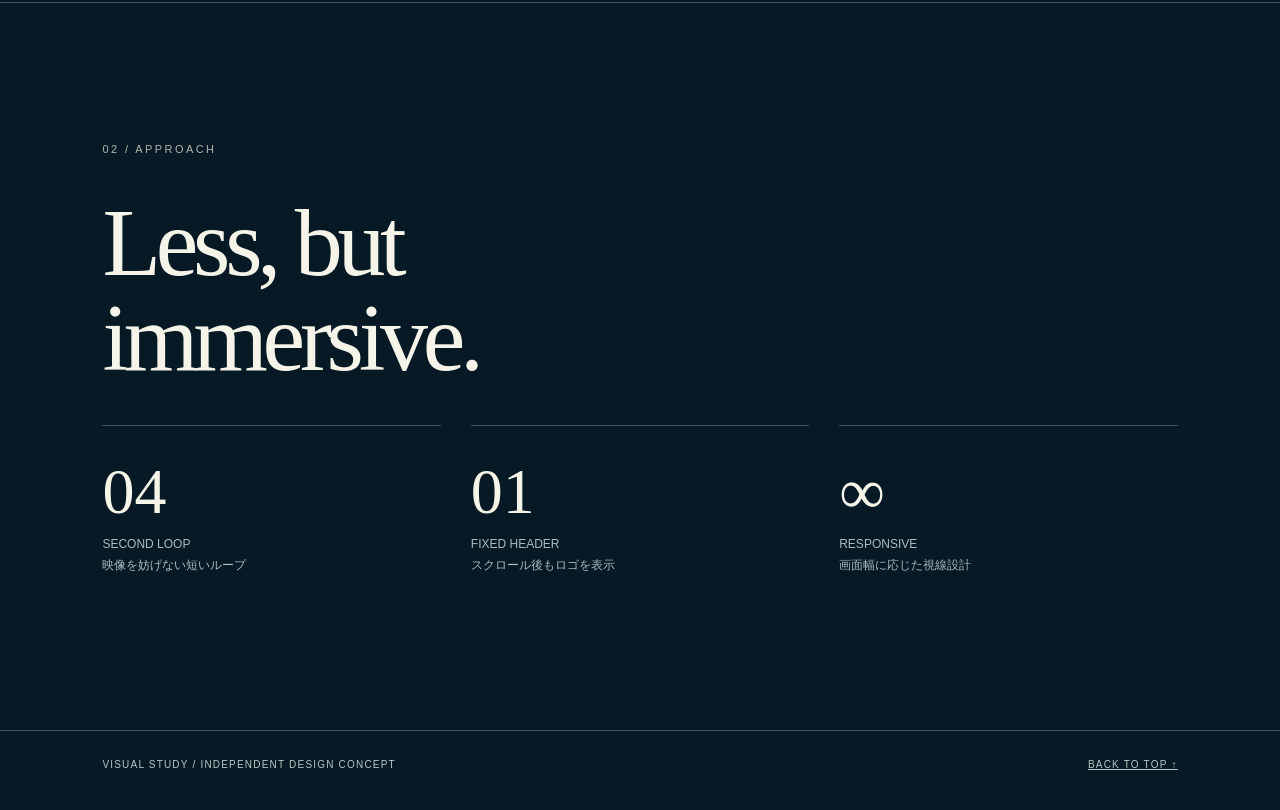
<file: temporary/american-spirit-full-overlay/proposals/chatgpt/index.html>
<!doctype html>
<html lang="ja"><head><meta charset="utf-8"><meta name="viewport" content="width=device-width,initial-scale=1"><meta name="theme-color" content="#0a1c29"><meta name="robots" content="noindex,nofollow"><meta name="description" content="4秒の映像素材を使った非公式・非商用のWebモーションデザインスタディ。"><title>Visual Study — After the Blue</title><link rel="icon" href="../../assets/favicon.svg" type="image/svg+xml">
<style>
:root{--ink:#f5f4e9;--sub:#c4d0d2;--bg:#071924;--accent:#d9c7aa;--line:rgba(255,255,255,.24);font-synthesis:none}*{box-sizing:border-box}html{scroll-behavior:smooth}body{margin:0;background:var(--bg);color:var(--ink);font-family:"Helvetica Neue",Arial,"Noto Sans JP",sans-serif}button,a{font:inherit;color:inherit}a{text-decoration:none}button{cursor:pointer}a:focus-visible,button:focus-visible{outline:3px solid #ffe8b2;outline-offset:4px}.site-header{position:fixed;z-index:50;inset:0 0 auto;min-height:76px;padding:13px clamp(20px,4.8vw,78px);display:flex;align-items:center;justify-content:space-between;gap:24px;border-bottom:1px solid var(--line);background:linear-gradient(180deg,rgba(2,13,22,.84),rgba(4,23,34,.46));backdrop-filter:blur(16px);-webkit-backdrop-filter:blur(16px)}.brand{display:inline-flex;align-items:center;gap:12px;min-width:0}.brand img{width:152px;height:42px;object-fit:contain;object-position:left center}.site-nav{display:flex;align-items:center;gap:clamp(12px,3vw,42px);font-size:11px;letter-spacing:.19em;font-weight:700}.site-nav a:hover,.site-nav a:focus-visible{color:#ffe1b3}.tag{border:1px solid var(--line);padding:10px 14px;white-space:nowrap}.hero{position:relative;min-height:760px;min-height:100svh;isolation:isolate;overflow:hidden;display:grid;align-items:end}.hero video,.hero .poster,.hero .shade{position:absolute;inset:0;width:100%;height:100%}.hero video,.hero .poster{object-fit:cover;object-position:center 43%;z-index:-3}.hero .poster{z-index:-4}.hero .shade{z-index:-2;background:linear-gradient(90deg,rgba(0,14,26,.78) 0,rgba(0,14,26,.40) 58%,rgba(0,14,26,.17)),linear-gradient(0deg,rgba(0,11,23,.72),transparent 50%)}.hero-content{padding:170px clamp(22px,8vw,130px) clamp(115px,10vh,170px);position:relative;max-width:1180px}.eyebrow{font-size:11px;letter-spacing:.32em;color:var(--accent);display:flex;align-items:center;gap:16px;font-weight:700}.eyebrow:before{content:"";height:1px;width:35px;background:var(--accent)}h1,h2,p{margin-top:0}h1{font-size:clamp(75px,14.2vw,206px);line-height:.84;letter-spacing:-.077em;font-family:Georgia,"Times New Roman",serif;font-weight:400;margin:35px 0 38px}h1 em{font-style:italic;font-weight:400;color:#e4cfb9}h1 span{display:block}h1 .last{margin-left:clamp(10px,6vw,100px)}.deck{max-width:430px;font-size:clamp(13px,1.3vw,16px);line-height:2;letter-spacing:.045em;color:var(--sub)}.hero-bottom{position:absolute;bottom:clamp(22px,3vw,44px);left:clamp(22px,4.8vw,78px);right:clamp(22px,4.8vw,78px);display:flex;align-items:end;justify-content:space-between;gap:15px}.bottom-note{font-size:10px;letter-spacing:.2em;line-height:1.8;color:var(--sub)}.scroll{display:flex;align-items:center;gap:15px;font-size:10px;letter-spacing:.19em}.scroll i{width:48px;height:48px;border:1px solid var(--line);border-radius:50%;display:grid;place-items:center;font-size:19px;font-style:normal;transition:transform .2s}.scroll:hover i{transform:translateY(5px)}.controls{position:absolute;z-index:10;right:clamp(20px,4.8vw,78px);bottom:110px;display:flex;gap:8px}.controls button{background:rgba(0,22,32,.45);border:1px solid var(--line);backdrop-filter:blur(8px);color:#fff;min-height:44px;padding:0 14px;border-radius:3px;font-size:11px;letter-spacing:.08em}.controls button:hover{background:rgba(255,255,255,.18)}.section{padding:clamp(90px,11vw,170px) clamp(22px,8vw,130px)}.index{font-size:11px;letter-spacing:.22em;color:#b2b6ae}.story{display:grid;grid-template-columns:minmax(0,1fr) minmax(0,.75fr);gap:clamp(30px,8vw,120px);border-bottom:1px solid var(--line)}h2{font:400 clamp(55px,7.5vw,110px)/.99 Georgia,serif;letter-spacing:-.055em;margin:40px 0}.story-copy{max-width:430px;align-self:end;color:#cad2ce;font-size:15px;line-height:2.2}.frame{position:relative;min-height:420px;overflow:hidden;border-radius:2px;background:#15333b}.frame img{display:block;width:100%;height:100%;object-fit:cover;position:absolute;inset:0;filter:saturate(.74)}.frame:after{content:"";position:absolute;inset:0;background:linear-gradient(0deg,#061f29c0,transparent 75%)}.frame span{position:absolute;z-index:1;left:25px;bottom:25px;font-size:11px;letter-spacing:.24em}.specs{display:grid;grid-template-columns:repeat(3,1fr);gap:30px}.spec{border-top:1px solid var(--line);padding-top:24px}.spec b{display:block;font:400 clamp(38px,5vw,68px)/1.3 Georgia,serif}.spec p{color:#aabcbf;font-size:12px;line-height:1.8}.footer{display:flex;justify-content:space-between;gap:20px;border-top:1px solid var(--line);padding:28px clamp(22px,8vw,130px) 40px;font-size:10px;letter-spacing:.12em;color:#bac9c5}.footer a{text-decoration:underline}@media(max-width:800px){.site-header{min-height:67px;padding:10px 20px}.brand img{width:122px;height:37px}.site-nav a:not(.tag){display:none}.site-nav{font-size:9px}.tag{padding:8px}.hero-content{padding:150px 23px 180px}.hero video,.hero .poster{object-position:54% center}h1{font-size:clamp(73px,17vw,132px);margin-bottom:25px}.hero-bottom{left:22px;right:22px}.controls{right:22px;bottom:117px}.story{grid-template-columns:1fr}.frame{min-height:300px;order:-1}.story-copy{align-self:start}.specs{grid-template-columns:1fr 1fr}.footer{flex-direction:column}}@media(max-width:420px){h1{font-size:clamp(69px,17.2vw,86px)}.hero-content{padding-bottom:190px}.hero-bottom{bottom:22px}.bottom-note{max-width:150px;font-size:9px}.scroll{font-size:9px}.scroll i{width:40px;height:40px}.controls{bottom:115px}.specs{grid-template-columns:1fr}.tag{font-size:8px}}@media(prefers-reduced-motion:reduce){html{scroll-behavior:auto}*{animation-duration:.01ms!important;transition-duration:.01ms!important}.hero video{display:none}}
</style></head>
<body id="top">
<header class="site-header"><a class="brand" href="#top" aria-label="ページ先頭へ"><img src="../../assets/logo.png" width="152" height="42" alt="VISUAL STUDY"></a><nav class="site-nav" aria-label="ページ内ナビゲーション"><a href="#concept">CONCEPT</a><a href="#details">DETAILS</a><span class="tag">UNOFFICIAL DESIGN STUDY</span></nav></header>
<main><section class="hero" aria-label="映像を使用したメインビジュアル"><img class="poster" src="../../assets/poster.jpg" alt="" aria-hidden="true"><video id="hero-video" autoplay muted loop playsinline preload="metadata" poster="../../assets/poster.jpg" aria-label="月夜の海の4秒映像"><source src="../../assets/hero.mp4" type="video/mp4"></video><div class="shade" aria-hidden="true"></div><div class="hero-content"><div class="eyebrow">MOTION EXPERIMENT / 001</div><h1><span>After</span><span class="last">the <em>Blue.</em></span></h1><p class="deck">4秒の映像と、静かなタイポグラフィ。奥行きと余白でつくる、デジタル上の短いデザイン実験。</p></div><div class="controls"><button type="button" id="play" aria-label="動画を一時停止する" aria-pressed="true">PAUSE Ⅱ</button><button type="button" id="sound" aria-label="動画の音声をオンにする" aria-pressed="false">SOUND OFF</button></div><div class="hero-bottom"><span class="bottom-note">NON-COMMERCIAL / UNOFFICIAL<br>VISUAL DESIGN EXPERIMENT</span><a href="#concept" class="scroll">SCROLL TO EXPLORE <i aria-hidden="true">↓</i></a></div></section>
<section class="section story" id="concept"><div><p class="index">01 / CONCEPT</p><h2>A moment<br>in motion.</h2><p class="story-copy">一瞬の光と水面の質感を、視覚表現として再構成する。商品販売や広告を目的としない、独立した非公式デザインスタディです。</p></div><div class="frame"><img src="../../assets/poster.jpg" loading="lazy" alt="夜の海を描く映像の静止画"><span>FRAME / 001</span></div></section>
<section class="section" id="details"><p class="index">02 / APPROACH</p><h2>Less, but<br>immersive.</h2><div class="specs"><div class="spec"><b>04</b><p>SECOND LOOP<br>映像を妨げない短いループ</p></div><div class="spec"><b>01</b><p>FIXED HEADER<br>スクロール後もロゴを表示</p></div><div class="spec"><b>∞</b><p>RESPONSIVE<br>画面幅に応じた視線設計</p></div></div></section></main><footer class="footer"><span>VISUAL STUDY / INDEPENDENT DESIGN CONCEPT</span><a href="#top">BACK TO TOP ↑</a></footer>
<script>
(()=>{const v=document.getElementById('hero-video'),p=document.getElementById('play'),s=document.getElementById('sound');if(window.matchMedia('(prefers-reduced-motion: reduce)').matches){v.pause();p.textContent='PLAY ▶';p.setAttribute('aria-pressed','false');p.setAttribute('aria-label','動画を再生する')}else{v.play().catch(()=>{p.textContent='PLAY ▶';p.setAttribute('aria-pressed','false');p.setAttribute('aria-label','動画を再生する')})}p.addEventListener('click',async()=>{if(v.paused){try{await v.play();p.textContent='PAUSE Ⅱ';p.setAttribute('aria-pressed','true');p.setAttribute('aria-label','動画を一時停止する')}catch(e){p.textContent='PLAY ▶'}}else{v.pause();p.textContent='PLAY ▶';p.setAttribute('aria-pressed','false');p.setAttribute('aria-label','動画を再生する')}});s.addEventListener('click',()=>{v.muted=!v.muted;const enabled=!v.muted;s.textContent=enabled?'SOUND ON':'SOUND OFF';s.setAttribute('aria-pressed',String(enabled));s.setAttribute('aria-label',enabled?'動画の音声をオフにする':'動画の音声をオンにする')});})();
</script></body></html>
</file>
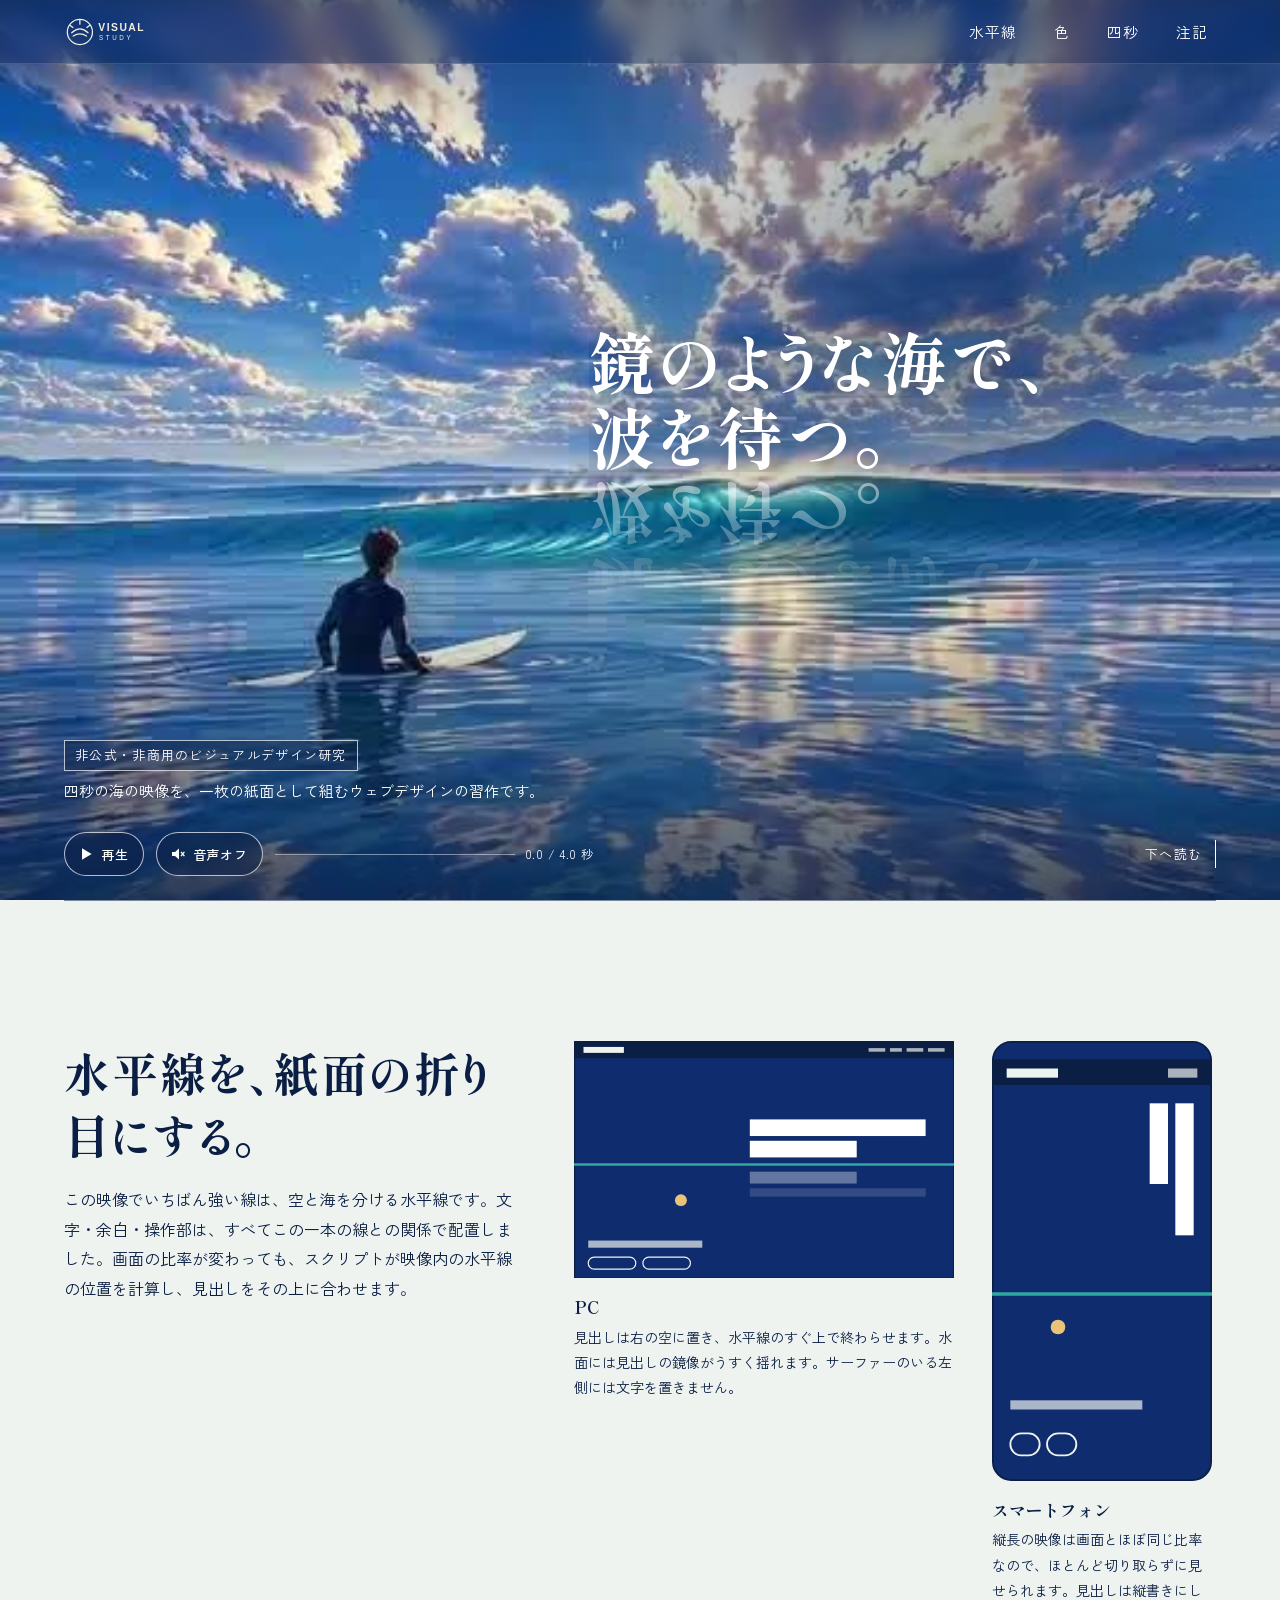
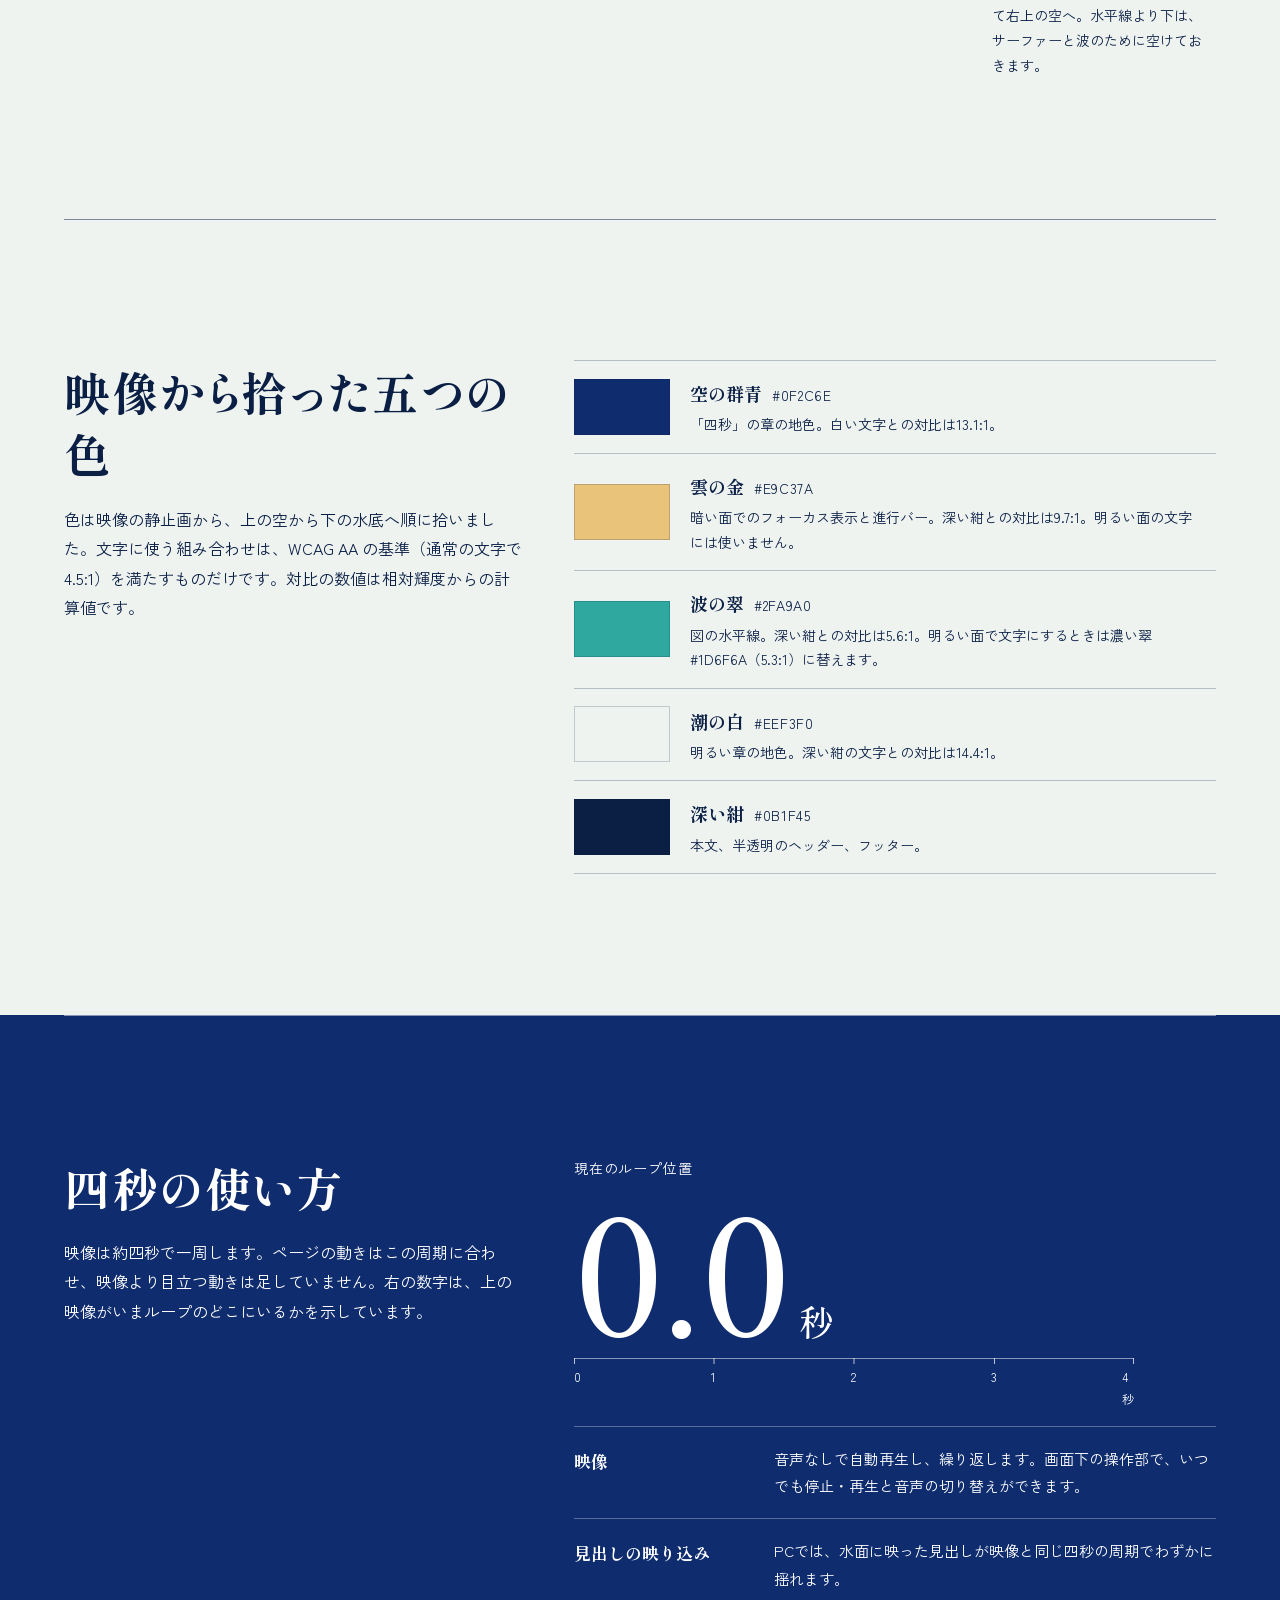
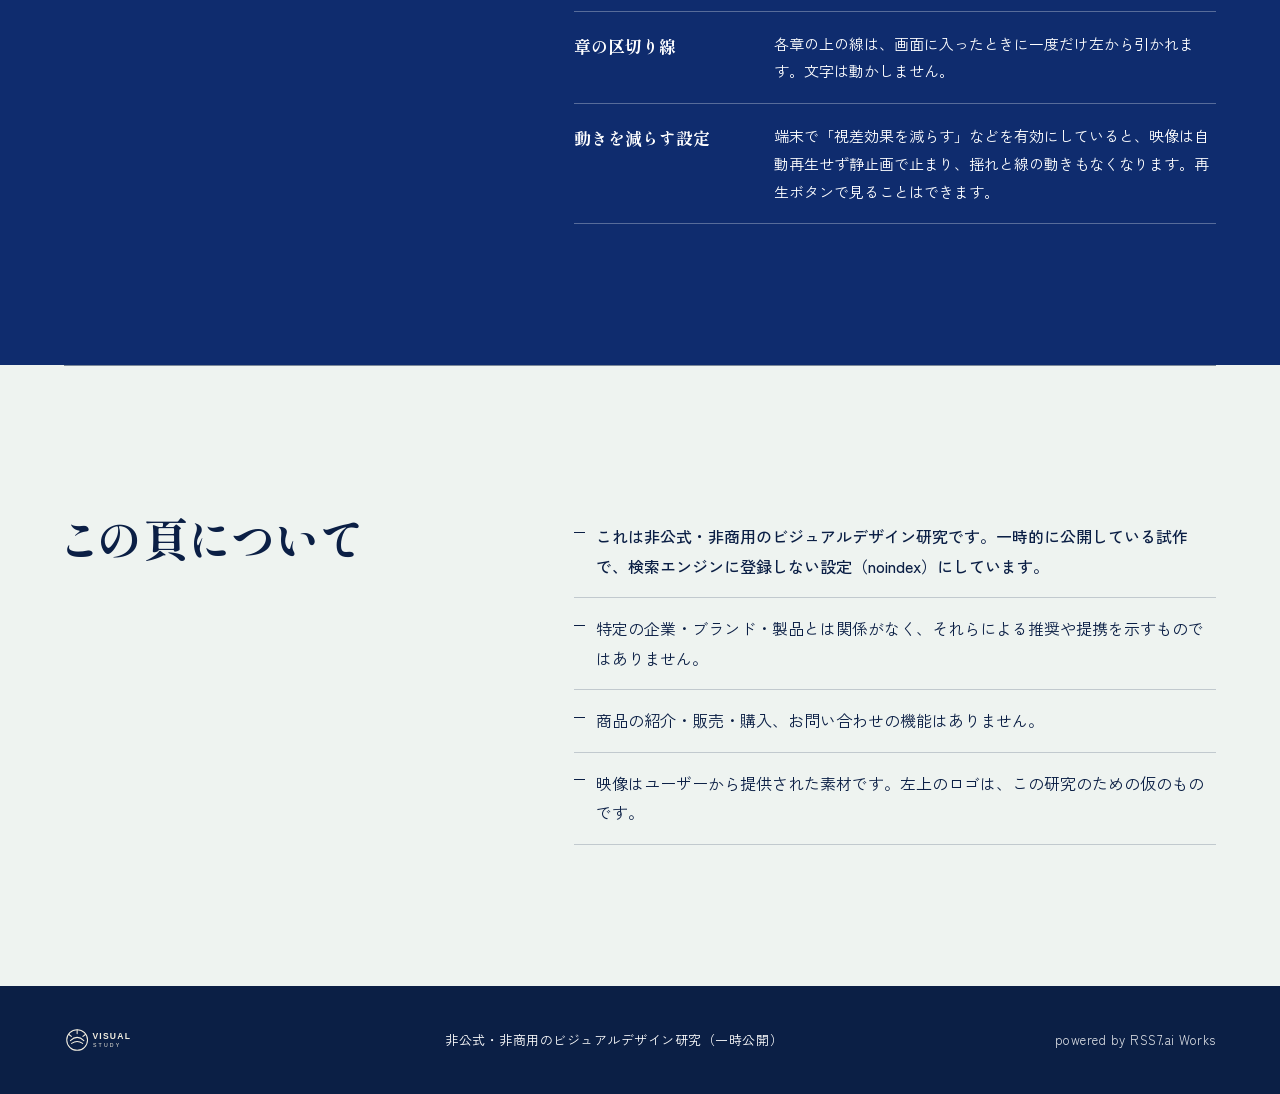
<file: temporary/american-spirit-full-overlay/proposals/claude/index.html>
<!doctype html>
<html lang="ja">
<head>
<meta charset="utf-8">
<meta name="viewport" content="width=device-width, initial-scale=1, viewport-fit=cover">
<meta name="robots" content="noindex, nofollow">
<title>鏡のような海で、波を待つ。｜非公式・非商用のビジュアルデザイン研究</title>
<meta name="description" content="四秒の海の映像を一枚の紙面として組む、非公式・非商用のウェブデザイン習作。">
<meta name="theme-color" content="#0B1F45">
<link rel="icon" href="../../assets/favicon.svg" type="image/svg+xml">
<link rel="preload" href="../../assets/poster.jpg" as="image">
<link rel="preconnect" href="https://fonts.googleapis.com">
<link rel="preconnect" href="https://fonts.gstatic.com" crossorigin>
<link rel="stylesheet" href="https://fonts.googleapis.com/css2?family=Shippori+Mincho+B1:wght@500;700&family=Zen+Kaku+Gothic+New:wght@400;500&display=swap">
<style>
  :root {
    --sky: #0F2C6E;      /* 空の群青 */
    --gold: #E9C37A;     /* 雲の金 */
    --lagoon: #2FA9A0;   /* 波の翠 */
    --lagoon-deep: #1D6F6A;
    --salt: #EEF3F0;     /* 潮の白 */
    --ink: #0B1F45;      /* 深い紺 */
    --white: #FFFFFF;
    --serif: "Shippori Mincho B1", "Hiragino Mincho ProN", "Yu Mincho", "YuMincho", serif;
    --sans: "Zen Kaku Gothic New", "Hiragino Sans", "Yu Gothic", "YuGothic", "Meiryo", sans-serif;
    --bar-h: 64px;
    --gutter: clamp(20px, 5vw, 72px);
    --horizon: 52%;
    --focus: var(--gold);
  }
  *, *::before, *::after { box-sizing: border-box; }
  html { -webkit-text-size-adjust: 100%; }
  @media (prefers-reduced-motion: no-preference) { html { scroll-behavior: smooth; } }
  body {
    margin: 0;
    background: var(--salt);
    color: var(--ink);
    font: 400 1rem/1.85 var(--sans);
    font-feature-settings: "palt" 0;
    overflow-wrap: anywhere;
    line-break: strict;
  }
  img, svg, video { display: block; max-width: 100%; }
  a { color: inherit; }
  :focus-visible { outline: 3px solid var(--focus); outline-offset: 3px; border-radius: 2px; }
  .on-light { --focus: var(--ink); }
  .on-dark { --focus: var(--gold); }

  .skip {
    position: fixed; left: 12px; top: 12px; z-index: 100;
    padding: 10px 16px; background: var(--white); color: var(--ink);
    font-weight: 500; text-decoration: none;
    transform: translateY(-160%);
  }
  .skip:focus { transform: none; --focus: var(--ink); }

  /* ───────── Fixed header ───────── */
  .bar {
    position: fixed; inset: 0 0 auto 0; z-index: 50;
    height: calc(var(--bar-h) + env(safe-area-inset-top));
    padding: 0 var(--gutter);
    padding-top: env(safe-area-inset-top);
    display: flex; align-items: center; justify-content: space-between; gap: 16px;
    background: rgba(11, 31, 69, .36);
    -webkit-backdrop-filter: blur(14px) saturate(140%);
    backdrop-filter: blur(14px) saturate(140%);
    border-bottom: 1px solid rgba(255, 255, 255, .14);
    color: var(--white);
    transition: background-color .4s ease;
  }
  .bar.is-solid { background: rgba(11, 31, 69, .86); }
  @supports not ((backdrop-filter: blur(1px)) or (-webkit-backdrop-filter: blur(1px))) {
    .bar { background: rgba(11, 31, 69, .72); }
  }
  .brand { display: inline-flex; align-items: center; min-height: 44px; flex: none; }
  .brand img { height: 34px; width: auto; }

  .nav ul { list-style: none; margin: 0; padding: 0; display: flex; gap: clamp(4px, 1.6vw, 24px); }
  .nav a {
    display: inline-flex; align-items: center; min-height: 44px; padding: 0 8px;
    font-size: .9375rem; letter-spacing: .08em; text-decoration: none;
    background: linear-gradient(currentColor, currentColor) left calc(100% - 10px) / 0 1px no-repeat;
    transition: background-size .3s ease;
  }
  .nav a:hover, .nav a[aria-current] { background-size: calc(100% - 16px) 1px; background-position: 8px calc(100% - 10px); }
  .menu-btn { display: none; }

  @media (max-width: 720px) {
    :root { --bar-h: 56px; }
    .brand img { height: 30px; }
    .nav a { font-size: .875rem; padding: 0 6px; }
    .js .menu-btn {
      display: inline-flex; align-items: center; gap: 10px;
      min-height: 44px; min-width: 44px; padding: 0 4px 0 12px;
      background: none; border: 0; color: inherit; font: 500 .875rem/1 var(--sans); letter-spacing: .08em;
      cursor: pointer;
    }
    .menu-btn__icon { position: relative; width: 22px; height: 12px; }
    .menu-btn__icon::before, .menu-btn__icon::after {
      content: ""; position: absolute; left: 0; right: 0; height: 1.5px; background: currentColor;
      transition: transform .25s ease, top .25s ease;
    }
    .menu-btn__icon::before { top: 0; }
    .menu-btn__icon::after { top: 10px; }
    .menu-btn[aria-expanded="true"] .menu-btn__icon::before { top: 5px; transform: rotate(20deg); }
    .menu-btn[aria-expanded="true"] .menu-btn__icon::after { top: 5px; transform: rotate(-20deg); }

    .js .nav {
      position: fixed; left: 0; right: 0; top: calc(var(--bar-h) + env(safe-area-inset-top));
      background: rgba(11, 31, 69, .94);
      border-bottom: 1px solid rgba(255, 255, 255, .14);
      padding: 8px var(--gutter) 20px;
      display: none;
    }
    .js .nav.is-open { display: block; }
    .js .nav ul { flex-direction: column; gap: 0; }
    .js .nav a {
      display: flex; min-height: 52px; padding: 0; font-family: var(--serif); font-size: 1.25rem; font-weight: 500;
      border-bottom: 1px solid rgba(255, 255, 255, .12); background: none;
    }
    .js .nav a[aria-current] { color: var(--gold); }
  }

  /* ───────── Hero ───────── */
  .hero {
    position: relative;
    height: 100vh; height: 100svh;
    min-height: 540px;
    overflow: hidden;
    background: var(--sky) url("../../assets/poster.jpg") 50% 60% / cover no-repeat;
    color: var(--white);
    isolation: isolate;
  }
  .hero__video {
    position: absolute; inset: 0; width: 100%; height: 100%;
    object-fit: cover; object-position: 50% 60%;
    z-index: -2;
  }
  .hero__scrim {
    position: absolute; inset: 0; z-index: -1; pointer-events: none;
    background:
      radial-gradient(60% 55% at 78% 34%, rgba(11, 31, 69, .52), transparent 70%),
      linear-gradient(to top, rgba(11, 31, 69, .78) 0%, rgba(11, 31, 69, 0) 34%),
      linear-gradient(to bottom, rgba(11, 31, 69, .4) 0%, rgba(11, 31, 69, 0) 18%);
  }

  /* Headline set on the video's horizon (desktop / tablet) */
  .mark, .mark-mirror {
    position: absolute; left: 46%; right: var(--gutter);
    margin: 0;
    font-family: var(--serif); font-weight: 700;
    font-size: clamp(2.25rem, 5.2vw, 5.5rem);
    line-height: 1.12; letter-spacing: .04em;
    font-feature-settings: "palt" 1;
  }
  .mark { bottom: calc(100% - var(--horizon) + .06em); text-shadow: 0 2px 28px rgba(11, 31, 69, .55); }
  .mark-mirror {
    top: calc(var(--horizon) + .06em);
    transform: scaleY(-1); transform-origin: 50% 50%;
    color: rgba(255, 255, 255, .5);
    -webkit-mask-image: linear-gradient(to top, #000 0%, rgba(0, 0, 0, .55) 35%, transparent 75%);
    mask-image: linear-gradient(to top, #000 0%, rgba(0, 0, 0, .55) 35%, transparent 75%);
    pointer-events: none; user-select: none;
  }
  .mark-mirror .mark__inner { filter: blur(.6px); }
  @media (max-width: 960px) { .mark, .mark-mirror { left: 40%; } }
  .mark__line { display: block; overflow: hidden; padding-inline-end: .1em; }
  .mark__inner { display: block; white-space: nowrap; }

  @media (prefers-reduced-motion: no-preference) {
    .mark__inner { animation: rise 1.4s cubic-bezier(.2, .7, .1, 1) both; }
    .mark__line:nth-child(2) .mark__inner { animation-delay: .18s; }
    .mark-mirror .mark__wave { animation: swell 4s ease-in-out 1.6s infinite; transform-origin: 50% 100%; }
  }
  .mark__wave { display: block; }
  @keyframes rise { from { transform: translateY(105%); } to { transform: none; } }
  @keyframes swell {
    0%, 100% { transform: none; }
    50% { transform: scaleY(.9) skewX(-3deg) translateX(.06em); }
  }

  .hero__meta {
    position: absolute; left: var(--gutter); right: var(--gutter);
    bottom: calc(96px + env(safe-area-inset-bottom));
    max-width: 30em;
  }
  .hero__tag {
    margin: 0 0 .5em; display: inline-block;
    font-size: .8125rem; letter-spacing: .1em;
    padding: 2px 10px; border: 1px solid rgba(255, 255, 255, .7);
    background: rgba(11, 31, 69, .45);
  }
  .hero__lede { margin: 0; font-size: .9375rem; line-height: 1.8; text-shadow: 0 1px 12px rgba(11, 31, 69, .8); }

  .controls {
    position: absolute; left: var(--gutter); right: var(--gutter);
    bottom: calc(24px + env(safe-area-inset-bottom));
    display: flex; align-items: center; gap: 12px;
  }
  .ctrl {
    display: inline-flex; align-items: center; justify-content: center; gap: 8px;
    min-width: 44px; height: 44px; padding: 0 14px;
    border: 1px solid rgba(255, 255, 255, .7); border-radius: 22px;
    background: rgba(11, 31, 69, .5); color: var(--white);
    font: 500 .8125rem/1 var(--sans); letter-spacing: .06em;
    cursor: pointer;
    -webkit-backdrop-filter: blur(8px); backdrop-filter: blur(8px);
  }
  .ctrl:hover { background: rgba(11, 31, 69, .75); }
  .ctrl[aria-disabled="true"] { opacity: .62; cursor: not-allowed; }
  .ctrl svg { width: 14px; height: 14px; flex: none; }
  .ctrl .when-on, .ctrl.is-on .when-off { display: none; }
  .ctrl.is-on .when-on { display: inline; }
  .loop { flex: 1; display: flex; align-items: center; gap: 10px; min-width: 0; }
  .loop__track { position: relative; flex: 1; height: 1px; background: rgba(255, 255, 255, .45); max-width: 240px; }
  .loop__fill { position: absolute; inset: -1px 0; background: var(--gold); transform: scaleX(0); transform-origin: 0 50%; }
  .loop__time { font-size: .75rem; letter-spacing: .06em; font-variant-numeric: tabular-nums; white-space: nowrap; }
  .hero__next {
    margin-left: auto; display: inline-flex; align-items: center; min-height: 44px;
    font-size: .8125rem; letter-spacing: .12em; text-decoration: none;
    writing-mode: horizontal-tb;
  }
  .hero__next::after { content: ""; width: 1px; height: 28px; margin-left: 12px; background: currentColor; }

  /* Smartphone idea: portrait video ≈ portrait screen. Headline goes vertical into the sky. */
  @media (max-width: 600px) {
    .hero { min-height: 520px; }
    .hero__video, .hero { background-position: 50% 50%; object-position: 50% 50%; }
    .hero__scrim {
      background:
        linear-gradient(to left, rgba(11, 31, 69, .5) 0%, rgba(11, 31, 69, 0) 45%),
        linear-gradient(to top, rgba(11, 31, 69, .85) 0%, rgba(11, 31, 69, 0) 40%),
        linear-gradient(to bottom, rgba(11, 31, 69, .45) 0%, rgba(11, 31, 69, 0) 20%);
    }
    .mark {
      left: auto; right: max(14px, env(safe-area-inset-right)); bottom: auto;
      top: calc(var(--bar-h) + 24px);
      writing-mode: vertical-rl;
      font-size: clamp(1.75rem, 9.6vw, 2.5rem);
      line-height: 1.3; letter-spacing: .12em;
    }
    .mark__line { padding-inline-end: 0; }
    .mark-mirror { display: none; }
    .hero__meta { bottom: calc(84px + env(safe-area-inset-bottom)); right: 30%; }
    .hero__tag { font-size: .75rem; letter-spacing: .04em; }
    .hero__lede { font-size: .875rem; }
    .controls { gap: 8px; bottom: calc(18px + env(safe-area-inset-bottom)); }
    .ctrl { padding: 0 12px; }
    .ctrl__label { display: none; }
    .hero__next { display: none; }
  }
  @media (max-width: 360px) {
    .hero__meta { right: 26%; }
    .loop__time { display: none; }
  }
  @media (max-width: 600px) and (max-height: 600px) {
    .hero__lede { display: none; }
  }

  /* ───────── Lower sections ───────── */
  main section:not(.hero) { scroll-margin-top: var(--bar-h); }
  .chapter { position: relative; padding: clamp(72px, 11vw, 152px) var(--gutter); }
  .chapter__rule {
    position: absolute; top: 0; left: var(--gutter); right: var(--gutter);
    height: 1px; background: currentColor; opacity: .5;
    transform-origin: 0 50%;
  }
  .js .chapter__rule { transform: scaleX(0); }
  .js .chapter.is-in .chapter__rule { transform: none; transition: transform 1.2s cubic-bezier(.2, .7, .1, 1); }
  @media (prefers-reduced-motion: reduce) {
    .js .chapter__rule { transform: none; transition: none; }
  }

  .chapter__grid {
    display: grid; gap: clamp(28px, 4vw, 64px);
    grid-template-columns: minmax(0, 5fr) minmax(0, 7fr);
    max-width: 1280px; margin: 0 auto;
  }
  @media (max-width: 860px) { .chapter__grid { grid-template-columns: minmax(0, 1fr); } }
  .chapter h2 {
    margin: 0; font-family: var(--serif); font-weight: 700;
    font-size: clamp(1.75rem, 3.6vw, 3rem); line-height: 1.35; letter-spacing: .04em;
    font-feature-settings: "palt" 1;
  }
  .chapter__intro { margin: 1.25em 0 0; max-width: 32em; }
  .chapter p { max-width: 36em; }

  /* Horizon chapter: two wireframes */
  .frames { display: grid; grid-template-columns: minmax(0, 1.7fr) minmax(0, 1fr); gap: clamp(20px, 3vw, 40px); align-items: start; margin: 0; }
  @media (max-width: 480px) { .frames { grid-template-columns: minmax(0, 1fr); } }
  .frame { margin: 0; }
  .frame svg { width: 100%; height: auto; }
  .frame--phone svg { max-width: 220px; }
  .frame figcaption { margin-top: 14px; font-size: .875rem; line-height: 1.8; }
  .frame figcaption strong { display: block; font-family: var(--serif); font-size: 1.0625rem; font-weight: 700; margin-bottom: 2px; }

  /* Palette chapter: strata ordered sky → seabed */
  .strata { list-style: none; margin: 0; padding: 0; border-top: 1px solid rgba(11, 31, 69, .25); }
  .stratum {
    display: grid; grid-template-columns: 96px minmax(0, 1fr); gap: 20px; align-items: center;
    padding: 16px 0; border-bottom: 1px solid rgba(11, 31, 69, .25);
  }
  .stratum__chip { height: 56px; border: 1px solid rgba(11, 31, 69, .2); }
  .stratum__name { font-family: var(--serif); font-weight: 700; font-size: 1.125rem; }
  .stratum__hex { margin-left: .75em; font-size: .875rem; font-variant-numeric: tabular-nums; letter-spacing: .04em; }
  .stratum__role { margin: 2px 0 0; font-size: .875rem; line-height: 1.75; }
  @media (max-width: 400px) { .stratum { grid-template-columns: 56px minmax(0, 1fr); gap: 14px; } .stratum__chip { height: 72px; } }

  /* Motion chapter (dark) */
  .chapter--deep { background: var(--sky); color: var(--white); }
  .chapter--deep a { color: var(--gold); }
  .clock { margin: 0 0 40px; }
  .clock__label { font-size: .875rem; letter-spacing: .06em; margin: 0; }
  .clock__read {
    margin: 4px 0 12px; font-family: var(--serif); font-weight: 500;
    font-size: clamp(4.5rem, 14vw, 10rem); line-height: 1; letter-spacing: -.01em;
    font-variant-numeric: tabular-nums;
  }
  .clock__read small { font-size: .22em; letter-spacing: .08em; margin-left: .3em; }
  .clock__scale { position: relative; height: 28px; max-width: 560px; }
  .clock__scale::before { content: ""; position: absolute; left: 0; right: 0; top: 0; height: 1px; background: rgba(255, 255, 255, .5); }
  .clock__fill { position: absolute; left: 0; right: 0; top: -1px; height: 3px; background: var(--gold); transform: scaleX(0); transform-origin: 0 50%; }
  .clock__ticks { list-style: none; margin: 0; padding: 0; position: absolute; inset: 0; }
  .clock__ticks li { position: absolute; top: 0; padding-top: 8px; font-size: .75rem; transform: translateX(-50%); }
  .clock__ticks li::before { content: ""; position: absolute; top: 0; left: 50%; width: 1px; height: 6px; background: rgba(255, 255, 255, .7); }
  .clock__ticks li:first-child { transform: none; }
  .clock__ticks li:first-child::before { left: 0; }
  .clock__ticks li:last-child { transform: translateX(-100%); }
  .clock__ticks li:last-child::before { left: auto; right: 0; }
  .rules { margin: 0; display: grid; gap: 0; border-top: 1px solid rgba(255, 255, 255, .3); }
  .rules div { display: grid; grid-template-columns: minmax(0, 11em) minmax(0, 1fr); gap: 8px 24px; padding: 18px 0; border-bottom: 1px solid rgba(255, 255, 255, .3); }
  .rules dt { font-family: var(--serif); font-weight: 700; font-size: 1.0625rem; }
  .rules dd { margin: 0; font-size: .9375rem; }
  @media (max-width: 560px) { .rules div { grid-template-columns: minmax(0, 1fr); } }

  /* Notes */
  .notes { list-style: none; margin: 0; padding: 0; }
  .notes li { padding: 16px 0 16px 1.4em; position: relative; border-bottom: 1px solid rgba(11, 31, 69, .2); }
  .notes li::before { content: ""; position: absolute; left: 0; top: 1.65em; width: .7em; height: 1px; background: currentColor; }
  .notes li:first-child { font-weight: 500; }

  .foot {
    background: var(--ink); color: var(--white);
    padding: 40px var(--gutter) calc(40px + env(safe-area-inset-bottom));
    display: flex; flex-wrap: wrap; gap: 12px 32px; align-items: center; justify-content: space-between;
    font-size: .8125rem; letter-spacing: .04em;
  }
  .foot img { height: 28px; width: auto; }
  .foot p { margin: 0; }
  .foot__powered { opacity: .85; }

  .vh { position: absolute !important; width: 1px; height: 1px; overflow: hidden; clip: rect(0 0 0 0); clip-path: inset(50%); white-space: nowrap; }
</style>
</head>
<body>
<a class="skip" href="#horizon">本文へ移動</a>

<header class="bar on-dark" id="bar">
  <a class="brand" href="#hero"><img src="../../assets/logo.svg" width="133" height="34" alt="Visual Study（ページの先頭へ）"></a>
  <button class="menu-btn" type="button" aria-expanded="false" aria-controls="site-nav">
    <span>メニュー</span><span class="menu-btn__icon" aria-hidden="true"></span>
  </button>
  <nav class="nav" id="site-nav" aria-label="ページ内の章">
    <ul>
      <li><a href="#horizon">水平線</a></li>
      <li><a href="#palette">色</a></li>
      <li><a href="#motion">四秒</a></li>
      <li><a href="#notes">注記</a></li>
    </ul>
  </nav>
</header>

<main>
  <section class="hero on-dark" id="hero" aria-labelledby="hero-title">
    <video class="hero__video" id="heroVideo" src="../../assets/hero.mp4" poster="../../assets/poster.jpg"
      autoplay muted loop playsinline preload="auto"
      aria-label="鏡のように静かな海で、サーファーがボードの上から波を待つ約四秒の映像"></video>
    <script>
      if (window.matchMedia && matchMedia('(prefers-reduced-motion: reduce)').matches) {
        var v = document.getElementById('heroVideo'); v.removeAttribute('autoplay'); v.pause();
      }
    </script>
    <div class="hero__scrim" aria-hidden="true"></div>

    <h1 class="mark" id="hero-title">
      <span class="mark__line"><span class="mark__inner">鏡のような海で、</span></span>
      <span class="mark__line"><span class="mark__inner">波を待つ。</span></span>
    </h1>
    <div class="mark-mirror" aria-hidden="true">
      <span class="mark__wave">
        <span class="mark__line"><span class="mark__inner">鏡のような海で、</span></span>
        <span class="mark__line"><span class="mark__inner">波を待つ。</span></span>
      </span>
    </div>

    <div class="hero__meta">
      <p class="hero__tag">非公式・非商用のビジュアルデザイン研究</p>
      <p class="hero__lede">四秒の海の映像を、一枚の紙面として組むウェブデザインの習作です。</p>
    </div>

    <div class="controls" role="group" aria-label="映像の操作">
      <button class="ctrl" id="playBtn" type="button" aria-label="映像を一時停止">
        <svg class="when-off" viewBox="0 0 14 14" aria-hidden="true"><rect x="2" y="1" width="3.2" height="12" fill="currentColor"/><rect x="8.8" y="1" width="3.2" height="12" fill="currentColor"/></svg>
        <svg class="when-on" viewBox="0 0 14 14" aria-hidden="true"><path d="M3 1.2v11.6L12.6 7z" fill="currentColor"/></svg>
        <span class="ctrl__label" aria-hidden="true"><span class="when-off">停止</span><span class="when-on">再生</span></span>
      </button>
      <button class="ctrl" id="soundBtn" type="button" aria-pressed="false" aria-label="音声">
        <svg viewBox="0 0 14 14" aria-hidden="true"><path d="M1 5h3l4-3.5v11L4 9H1z" fill="currentColor"/><path class="when-on" d="M10 4.2c1.6 1.5 1.6 4.1 0 5.6M11.6 2.6c2.5 2.4 2.5 6.4 0 8.8" stroke="currentColor" stroke-width="1.3" fill="none"/><path class="when-off" d="M10 4.8l3.4 4.4M13.4 4.8L10 9.2" stroke="currentColor" stroke-width="1.3"/></svg>
        <span class="ctrl__label" id="soundLabel" aria-hidden="true">音声オフ</span>
      </button>
      <div class="loop" aria-hidden="true">
        <span class="loop__track"><span class="loop__fill" id="loopFill"></span></span>
        <span class="loop__time" id="loopTime">0.0 / 4.0 秒</span>
      </div>
      <a class="hero__next" href="#horizon">下へ読む</a>
    </div>
  </section>

  <section class="chapter on-light" id="horizon" aria-labelledby="horizon-title">
    <span class="chapter__rule" aria-hidden="true"></span>
    <div class="chapter__grid">
      <div>
        <h2 id="horizon-title">水平線を、紙面の折り目にする。</h2>
        <p class="chapter__intro">この映像でいちばん強い線は、空と海を分ける水平線です。文字・余白・操作部は、すべてこの一本の線との関係で配置しました。画面の比率が変わっても、スクリプトが映像内の水平線の位置を計算し、見出しをその上に合わせます。</p>
      </div>
      <div class="frames">
        <figure class="frame">
          <svg viewBox="0 0 320 200" role="img" aria-label="PCの構成図。右側の空に横書きの見出し、水平線の下にその鏡像、左側の水面にサーファー。">
            <rect x=".5" y=".5" width="319" height="199" fill="#0F2C6E" stroke="#0B1F45"/>
            <rect x=".5" y=".5" width="319" height="14" fill="#0B1F45"/>
            <rect x="8" y="5" width="34" height="5" fill="#EEF3F0"/>
            <rect x="248" y="6" width="14" height="3" fill="#EEF3F0" opacity=".7"/><rect x="266" y="6" width="10" height="3" fill="#EEF3F0" opacity=".7"/><rect x="280" y="6" width="14" height="3" fill="#EEF3F0" opacity=".7"/><rect x="298" y="6" width="14" height="3" fill="#EEF3F0" opacity=".7"/>
            <line x1="0" y1="104" x2="320" y2="104" stroke="#2FA9A0" stroke-width="2"/>
            <rect x="148" y="66" width="148" height="14" fill="#FFFFFF"/>
            <rect x="148" y="84" width="90" height="14" fill="#FFFFFF"/>
            <rect x="148" y="110" width="90" height="10" fill="#FFFFFF" opacity=".35"/>
            <rect x="148" y="124" width="148" height="7" fill="#FFFFFF" opacity=".15"/>
            <circle cx="90" cy="134" r="5" fill="#E9C37A"/>
            <rect x="12" y="168" width="96" height="6" fill="#EEF3F0" opacity=".7"/>
            <rect x="12" y="182" width="40" height="10" rx="5" fill="none" stroke="#EEF3F0"/>
            <rect x="58" y="182" width="40" height="10" rx="5" fill="none" stroke="#EEF3F0"/>
          </svg>
          <figcaption><strong>PC</strong>見出しは右の空に置き、水平線のすぐ上で終わらせます。水面には見出しの鏡像がうすく揺れます。サーファーのいる左側には文字を置きません。</figcaption>
        </figure>
        <figure class="frame frame--phone">
          <svg viewBox="0 0 120 240" role="img" aria-label="スマートフォンの構成図。右上の空に縦書きの見出し、水平線の下は空けてある。">
            <rect x=".5" y=".5" width="119" height="239" rx="10" fill="#0F2C6E" stroke="#0B1F45"/>
            <rect x="1" y="10" width="118" height="14" fill="#0B1F45"/>
            <rect x="8" y="15" width="28" height="5" fill="#EEF3F0"/>
            <rect x="96" y="15" width="16" height="5" fill="#EEF3F0" opacity=".7"/>
            <rect x="100" y="34" width="10" height="72" fill="#FFFFFF"/>
            <rect x="86" y="34" width="10" height="44" fill="#FFFFFF"/>
            <line x1="0" y1="138" x2="120" y2="138" stroke="#2FA9A0" stroke-width="2"/>
            <circle cx="36" cy="156" r="4" fill="#E9C37A"/>
            <rect x="10" y="196" width="72" height="5" fill="#EEF3F0" opacity=".7"/>
            <rect x="10" y="214" width="16" height="12" rx="6" fill="none" stroke="#EEF3F0"/>
            <rect x="30" y="214" width="16" height="12" rx="6" fill="none" stroke="#EEF3F0"/>
          </svg>
          <figcaption><strong>スマートフォン</strong>縦長の映像は画面とほぼ同じ比率なので、ほとんど切り取らずに見せられます。見出しは縦書きにして右上の空へ。水平線より下は、サーファーと波のために空けておきます。</figcaption>
        </figure>
      </div>
    </div>
  </section>

  <section class="chapter on-light" id="palette" aria-labelledby="palette-title">
    <span class="chapter__rule" aria-hidden="true"></span>
    <div class="chapter__grid">
      <div>
        <h2 id="palette-title">映像から拾った五つの色</h2>
        <p class="chapter__intro">色は映像の静止画から、上の空から下の水底へ順に拾いました。文字に使う組み合わせは、WCAG AA の基準（通常の文字で4.5:1）を満たすものだけです。対比の数値は相対輝度からの計算値です。</p>
      </div>
      <ul class="strata">
        <li class="stratum">
          <span class="stratum__chip" style="background:#0F2C6E" aria-hidden="true"></span>
          <div><span class="stratum__name">空の群青</span><span class="stratum__hex">#0F2C6E</span>
            <p class="stratum__role">「四秒」の章の地色。白い文字との対比は13.1:1。</p></div>
        </li>
        <li class="stratum">
          <span class="stratum__chip" style="background:#E9C37A" aria-hidden="true"></span>
          <div><span class="stratum__name">雲の金</span><span class="stratum__hex">#E9C37A</span>
            <p class="stratum__role">暗い面でのフォーカス表示と進行バー。深い紺との対比は9.7:1。明るい面の文字には使いません。</p></div>
        </li>
        <li class="stratum">
          <span class="stratum__chip" style="background:#2FA9A0" aria-hidden="true"></span>
          <div><span class="stratum__name">波の翠</span><span class="stratum__hex">#2FA9A0</span>
            <p class="stratum__role">図の水平線。深い紺との対比は5.6:1。明るい面で文字にするときは濃い翠 #1D6F6A（5.3:1）に替えます。</p></div>
        </li>
        <li class="stratum">
          <span class="stratum__chip" style="background:#EEF3F0" aria-hidden="true"></span>
          <div><span class="stratum__name">潮の白</span><span class="stratum__hex">#EEF3F0</span>
            <p class="stratum__role">明るい章の地色。深い紺の文字との対比は14.4:1。</p></div>
        </li>
        <li class="stratum">
          <span class="stratum__chip" style="background:#0B1F45" aria-hidden="true"></span>
          <div><span class="stratum__name">深い紺</span><span class="stratum__hex">#0B1F45</span>
            <p class="stratum__role">本文、半透明のヘッダー、フッター。</p></div>
        </li>
      </ul>
    </div>
  </section>

  <section class="chapter chapter--deep on-dark" id="motion" aria-labelledby="motion-title">
    <span class="chapter__rule" aria-hidden="true"></span>
    <div class="chapter__grid">
      <div>
        <h2 id="motion-title">四秒の使い方</h2>
        <p class="chapter__intro">映像は約四秒で一周します。ページの動きはこの周期に合わせ、映像より目立つ動きは足していません。右の数字は、上の映像がいまループのどこにいるかを示しています。</p>
      </div>
      <div>
        <div class="clock">
          <p class="clock__label" id="clockLabel">現在のループ位置</p>
          <p class="clock__read" aria-hidden="true"><span id="clockRead">0.0</span><small>秒</small></p>
          <div class="clock__scale" aria-hidden="true">
            <span class="clock__fill" id="clockFill"></span>
            <ol class="clock__ticks">
              <li style="left:0">0</li><li style="left:25%">1</li><li style="left:50%">2</li><li style="left:75%">3</li><li style="left:100%">4秒</li>
            </ol>
          </div>
        </div>
        <dl class="rules">
          <div><dt>映像</dt><dd>音声なしで自動再生し、繰り返します。画面下の操作部で、いつでも停止・再生と音声の切り替えができます。</dd></div>
          <div><dt>見出しの映り込み</dt><dd>PCでは、水面に映った見出しが映像と同じ四秒の周期でわずかに揺れます。</dd></div>
          <div><dt>章の区切り線</dt><dd>各章の上の線は、画面に入ったときに一度だけ左から引かれます。文字は動かしません。</dd></div>
          <div><dt>動きを減らす設定</dt><dd>端末で「視差効果を減らす」などを有効にしていると、映像は自動再生せず静止画で止まり、揺れと線の動きもなくなります。再生ボタンで見ることはできます。</dd></div>
        </dl>
      </div>
    </div>
  </section>

  <section class="chapter on-light" id="notes" aria-labelledby="notes-title">
    <span class="chapter__rule" aria-hidden="true"></span>
    <div class="chapter__grid">
      <h2 id="notes-title">この頁について</h2>
      <ul class="notes">
        <li>これは非公式・非商用のビジュアルデザイン研究です。一時的に公開している試作で、検索エンジンに登録しない設定（noindex）にしています。</li>
        <li>特定の企業・ブランド・製品とは関係がなく、それらによる推奨や提携を示すものではありません。</li>
        <li>商品の紹介・販売・購入、お問い合わせの機能はありません。</li>
        <li>映像はユーザーから提供された素材です。左上のロゴは、この研究のための仮のものです。</li>
      </ul>
    </div>
  </section>
</main>

<footer class="foot on-dark">
  <img src="../../assets/logo.svg" width="110" height="28" alt="Visual Study">
  <p>非公式・非商用のビジュアルデザイン研究（一時公開）</p>
  <p class="foot__powered">powered by RSS7.ai Works</p>
</footer>

<script>
(function () {
  var root = document.documentElement;
  root.classList.add('js');
  var reduce = window.matchMedia('(prefers-reduced-motion: reduce)');
  var video = document.getElementById('heroVideo');
  var hero = document.getElementById('hero');
  var bar = document.getElementById('bar');

  /* ── Headline sits on the video's horizon (≈57.2% of the source frame) ── */
  var HORIZON = 0.572, POS_Y = 0.6;
  function placeHorizon() {
    var W = hero.clientWidth, H = hero.clientHeight;
    var vw = video.videoWidth || 720, vh = video.videoHeight || 1280;
    var s = Math.max(W / vw, H / vh), dispH = vh * s;
    var y = (H - dispH) * POS_Y + HORIZON * dispH;
    var pct = Math.min(70, Math.max(34, y / H * 100));
    hero.style.setProperty('--horizon', pct.toFixed(2) + '%');
  }
  placeHorizon();
  video.addEventListener('loadedmetadata', placeHorizon);
  window.addEventListener('resize', placeHorizon);

  /* ── Play / pause ── */
  var playBtn = document.getElementById('playBtn');
  function syncPlay() {
    var paused = video.paused;
    playBtn.classList.toggle('is-on', paused);
    playBtn.setAttribute('aria-label', paused ? '映像を再生' : '映像を一時停止');
  }
  playBtn.addEventListener('click', function () {
    if (video.paused) { var p = video.play(); if (p && p.catch) p.catch(function () {}); }
    else video.pause();
  });
  video.addEventListener('play', function () { syncPlay(); tick(); });
  video.addEventListener('pause', syncPlay);
  syncPlay();

  /* ── Sound ── */
  var soundBtn = document.getElementById('soundBtn');
  var soundLabel = document.getElementById('soundLabel');
  var noAudio = false;
  function syncSound() {
    if (noAudio) {
      soundBtn.setAttribute('aria-disabled', 'true');
      soundBtn.removeAttribute('aria-pressed');
      soundBtn.setAttribute('aria-label', 'この映像には音声がありません');
      soundLabel.textContent = '音声なし';
      soundBtn.classList.remove('is-on');
      return;
    }
    var on = !video.muted;
    soundBtn.classList.toggle('is-on', on);
    soundBtn.setAttribute('aria-pressed', String(on));
    soundBtn.setAttribute('aria-label', '音声');
    soundLabel.textContent = on ? '音声オン' : '音声オフ';
  }
  soundBtn.addEventListener('click', function () {
    if (noAudio) return;
    video.muted = !video.muted;
    if (!video.muted && video.paused) { var p = video.play(); if (p && p.catch) p.catch(function () {}); }
    syncSound();
  });
  video.addEventListener('volumechange', syncSound);
  function detectAudio() {
    if (typeof video.mozHasAudio === 'boolean') noAudio = !video.mozHasAudio;
    else if (video.audioTracks) noAudio = video.audioTracks.length === 0;
    else if (typeof video.webkitAudioDecodedByteCount === 'number' && video.currentTime > 0.8) noAudio = video.webkitAudioDecodedByteCount === 0;
    syncSound();
  }
  video.addEventListener('loadedmetadata', detectAudio);
  video.addEventListener('timeupdate', function once() {
    if (video.currentTime > 0.8) { detectAudio(); video.removeEventListener('timeupdate', once); }
  });
  syncSound();

  /* ── Loop position (hero bar + 四秒 chapter) ── */
  var loopFill = document.getElementById('loopFill'), loopTime = document.getElementById('loopTime');
  var clockFill = document.getElementById('clockFill'), clockRead = document.getElementById('clockRead');
  var raf = 0;
  function draw() {
    var d = video.duration && isFinite(video.duration) ? video.duration : 4;
    var t = video.currentTime % d, r = t / d;
    loopFill.style.transform = clockFill.style.transform = 'scaleX(' + r.toFixed(4) + ')';
    loopTime.textContent = t.toFixed(1) + ' / ' + d.toFixed(1) + ' 秒';
    clockRead.textContent = t.toFixed(1);
  }
  function tick() {
    cancelAnimationFrame(raf);
    draw();
    if (!video.paused) raf = requestAnimationFrame(tick);
  }
  video.addEventListener('seeked', draw);
  video.addEventListener('loadedmetadata', draw);

  /* ── Header: denser once the hero is behind it ── */
  if ('IntersectionObserver' in window) {
    new IntersectionObserver(function (es) {
      bar.classList.toggle('is-solid', !es[0].isIntersecting);
    }, { rootMargin: '-80px 0px 0px 0px' }).observe(hero);
  }

  /* ── Chapters: rule draws once, nav marks current chapter ── */
  var chapters = [].slice.call(document.querySelectorAll('.chapter'));
  var links = [].slice.call(document.querySelectorAll('.nav a'));
  if ('IntersectionObserver' in window) {
    var reveal = new IntersectionObserver(function (es) {
      es.forEach(function (e) { if (e.isIntersecting) { e.target.classList.add('is-in'); reveal.unobserve(e.target); } });
    }, { threshold: 0.15 });
    var current = new IntersectionObserver(function (es) {
      es.forEach(function (e) {
        if (!e.isIntersecting) return;
        links.forEach(function (a) {
          if (a.getAttribute('href') === '#' + e.target.id) a.setAttribute('aria-current', 'location');
          else a.removeAttribute('aria-current');
        });
      });
    }, { rootMargin: '-45% 0px -50% 0px' });
    chapters.forEach(function (c) { reveal.observe(c); current.observe(c); });
    new IntersectionObserver(function (es) {
      if (es[0].isIntersecting) links.forEach(function (a) { a.removeAttribute('aria-current'); });
    }, { rootMargin: '-45% 0px -50% 0px' }).observe(hero);
  } else {
    chapters.forEach(function (c) { c.classList.add('is-in'); });
  }

  /* ── Mobile menu ── */
  var menuBtn = document.querySelector('.menu-btn');
  var nav = document.getElementById('site-nav');
  function setMenu(open, returnFocus) {
    menuBtn.setAttribute('aria-expanded', String(open));
    nav.classList.toggle('is-open', open);
    if (open) { var first = nav.querySelector('a'); if (first) first.focus(); }
    else if (returnFocus) menuBtn.focus();
  }
  menuBtn.addEventListener('click', function () { setMenu(menuBtn.getAttribute('aria-expanded') !== 'true'); });
  nav.addEventListener('click', function (e) { if (e.target.closest('a')) setMenu(false); });
  document.addEventListener('keydown', function (e) {
    if (e.key === 'Escape' && menuBtn.getAttribute('aria-expanded') === 'true') setMenu(false, true);
  });
  document.addEventListener('click', function (e) {
    if (menuBtn.getAttribute('aria-expanded') === 'true' && !e.target.closest('.bar')) setMenu(false);
  });
  var narrow = window.matchMedia('(max-width: 720px)');
  if (narrow.addEventListener) narrow.addEventListener('change', function () { setMenu(false); });

  /* ── Reduced motion toggled while open ── */
  if (reduce.addEventListener) reduce.addEventListener('change', function (e) { if (e.matches) video.pause(); });
})();
</script>
</body>
</html>
</file>
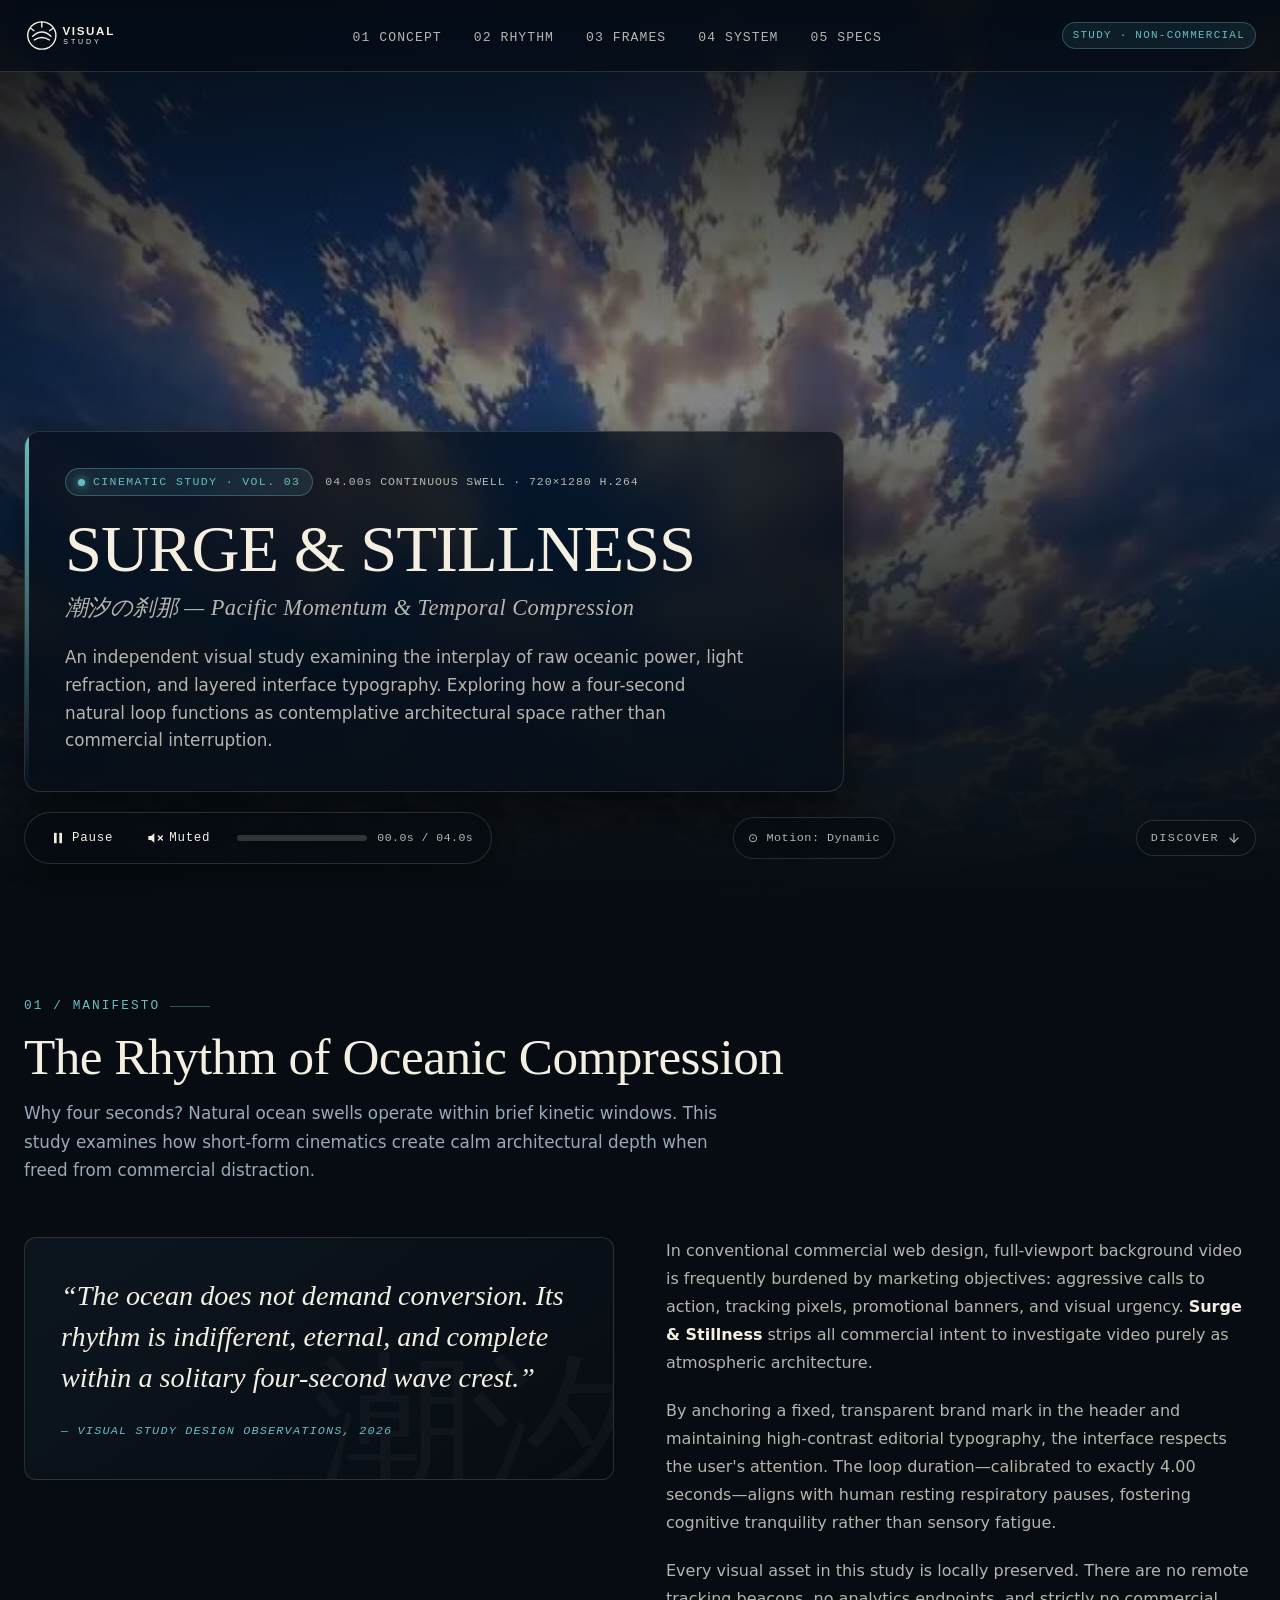
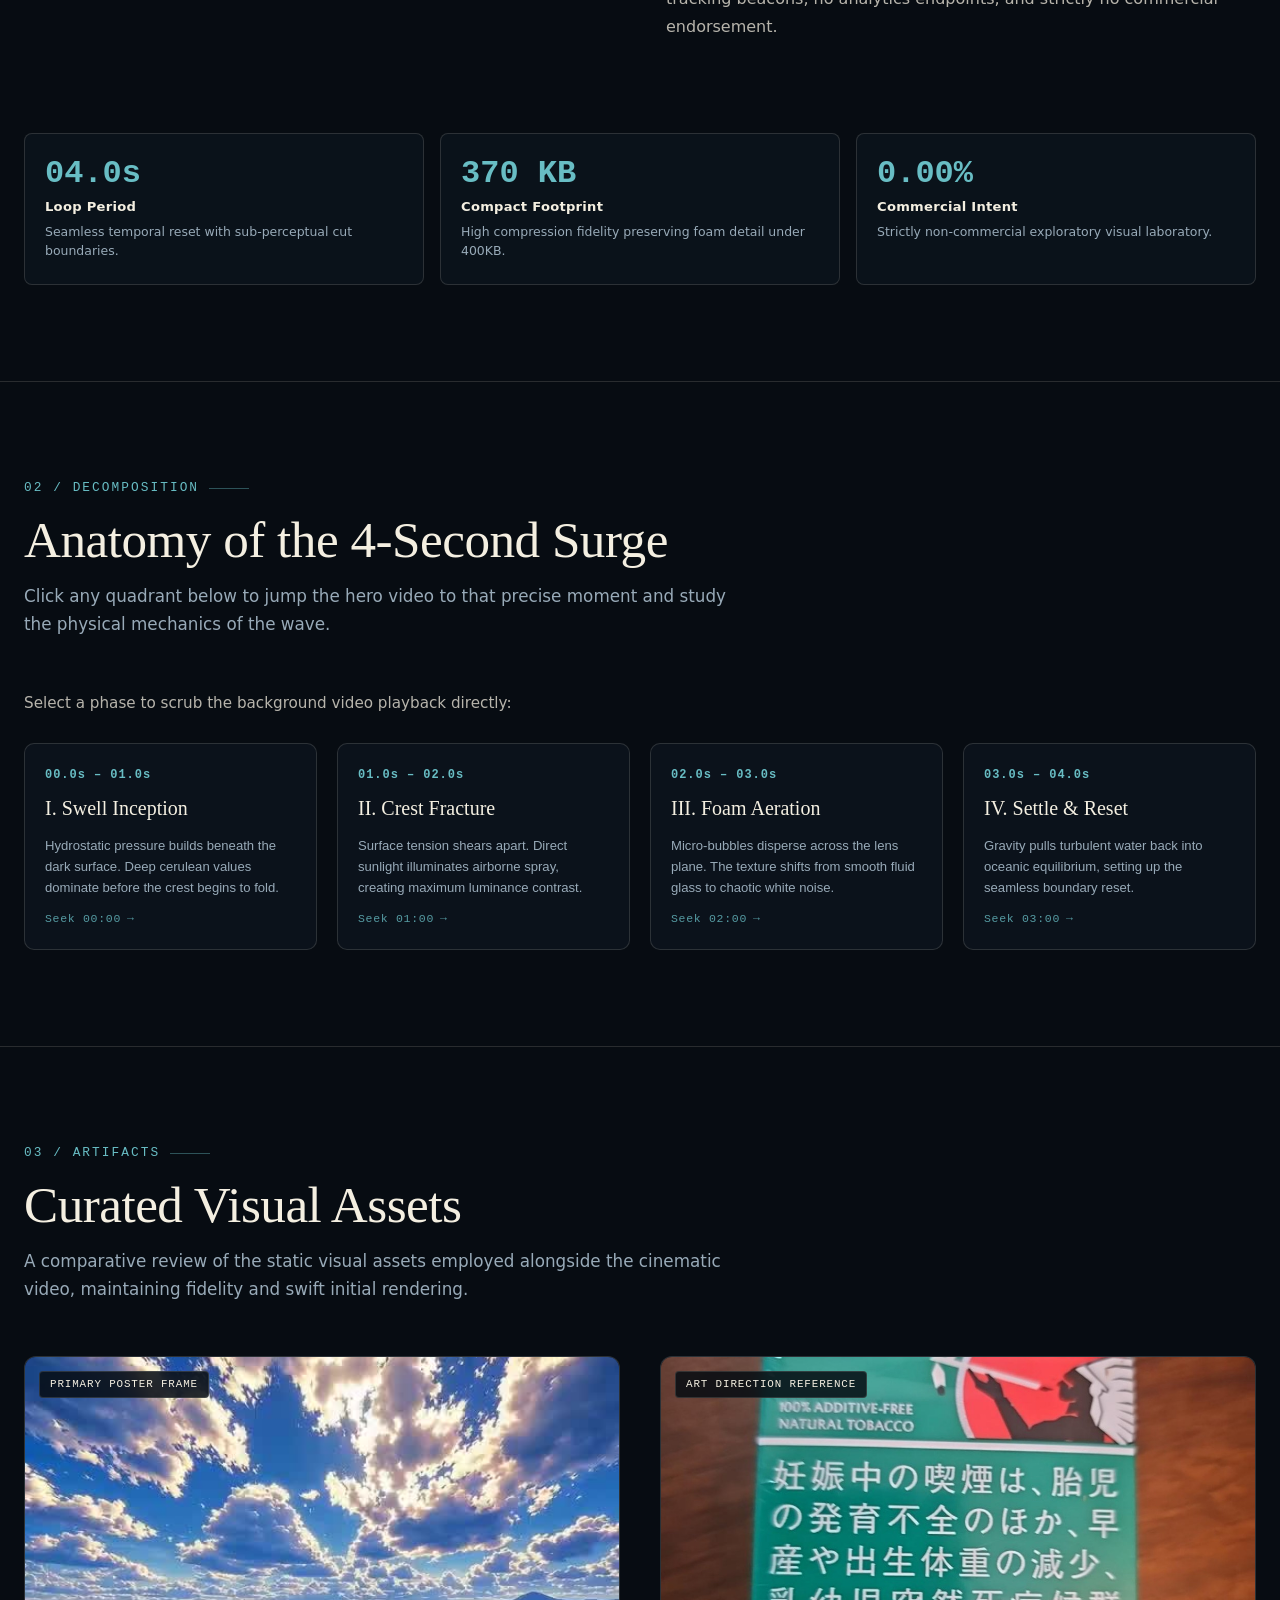
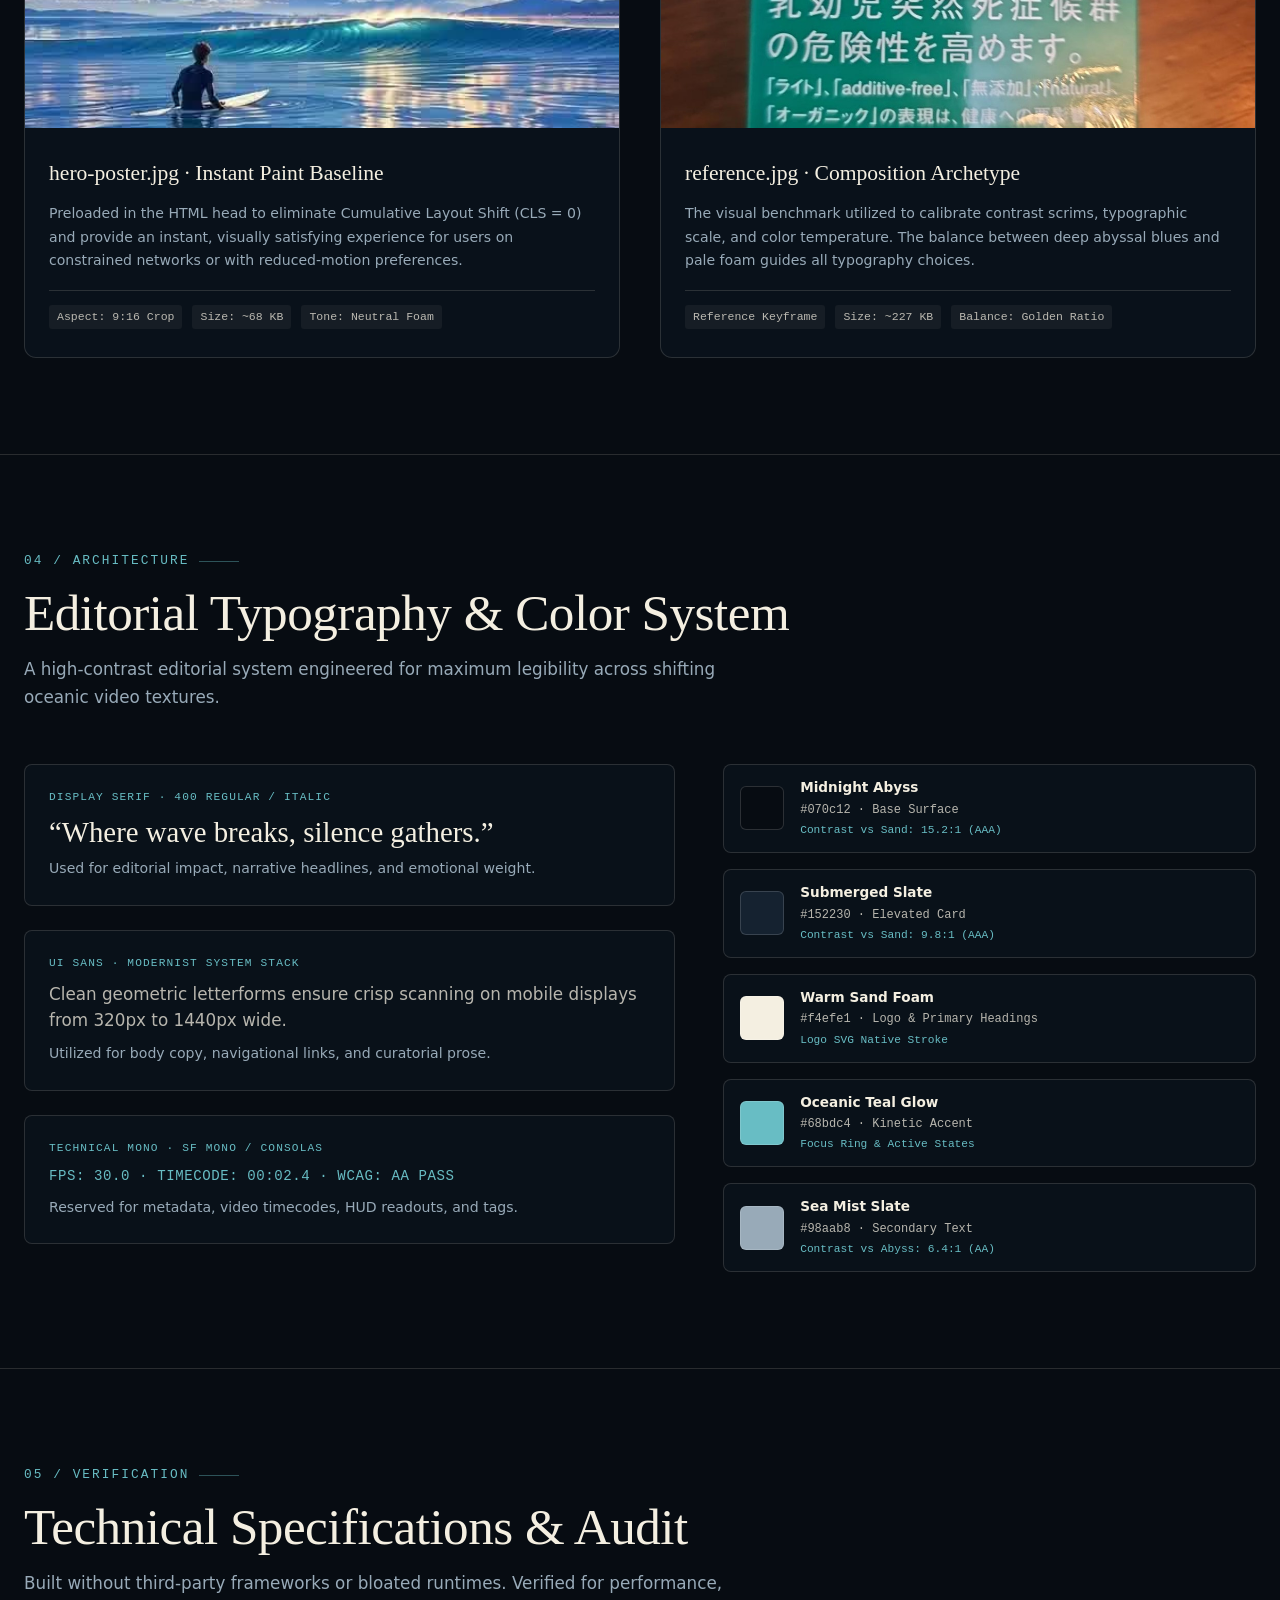
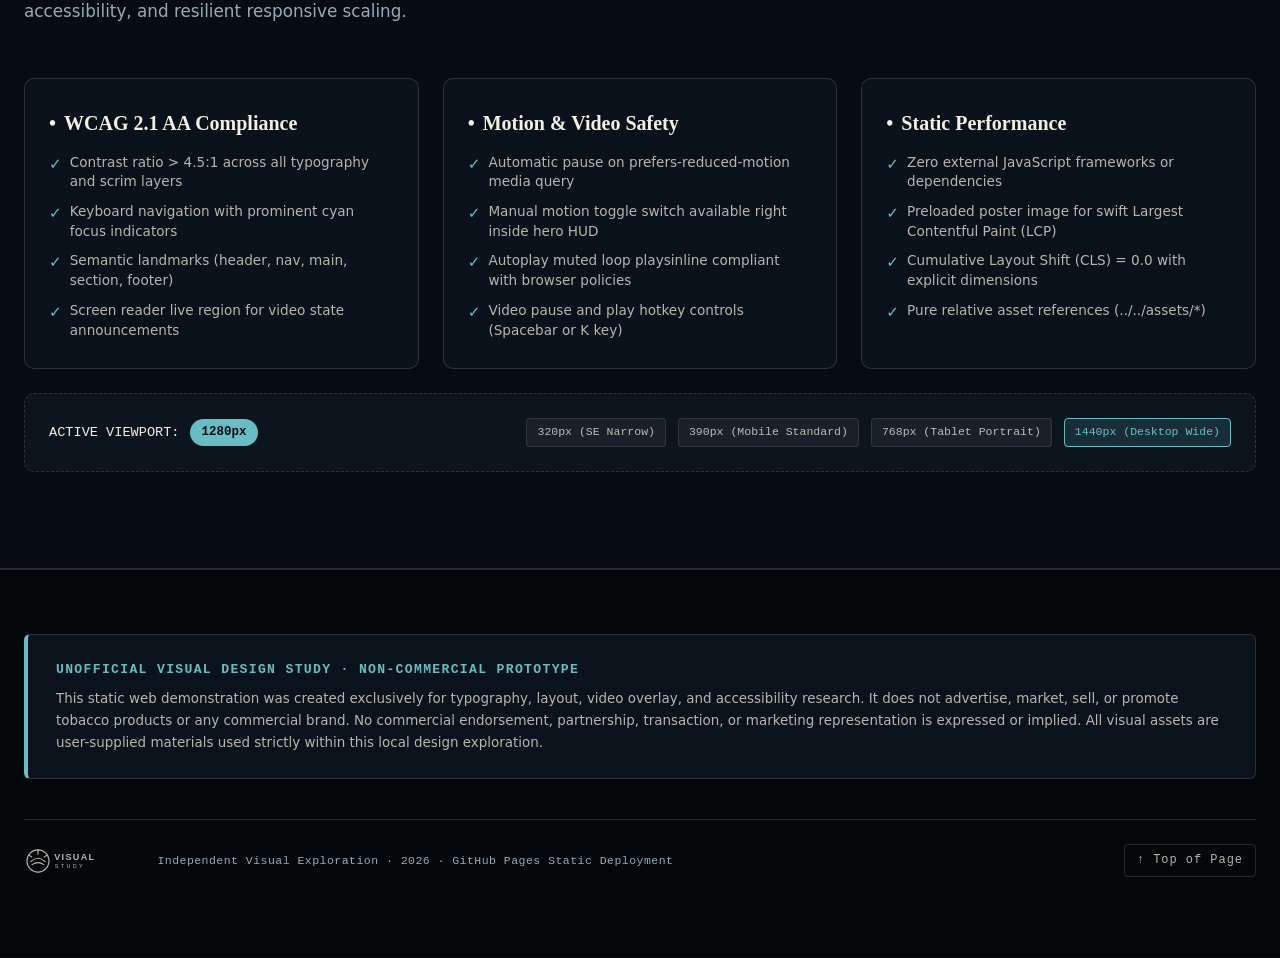
<file: temporary/american-spirit-full-overlay/proposals/gemini/index.html>
<!DOCTYPE html>
<html lang="en" class="notranslate" translate="no">
<head>
  <meta charset="UTF-8">
  <meta name="viewport" content="width=device-width, initial-scale=1.0, viewport-fit=cover">
  <meta name="robots" content="noindex, nofollow">
  <meta name="google" content="notranslate">
  <meta name="description" content="SURGE & STILLNESS · Independent non-commercial visual design study exploring cinematic ocean video overlays, editorial typography, and accessible motion controls.">
  <title>SURGE &amp; STILLNESS · Unofficial Visual Design Study</title>

  <!-- Favicon -->
  <link rel="icon" type="image/svg+xml" href="../../assets/favicon.svg">

  <!-- Performance: Preload hero poster for immediate LCP paint -->
  <link rel="preload" as="image" href="../../assets/poster.jpg" fetchpriority="high">

  <style>
    /* ==========================================================================
       SURGE & STILLNESS · EDITORIAL DESIGN SYSTEM
       Unofficial, Non-Commercial Cinematic Ocean Video Study
       ========================================================================== */

    :root {
      /* Chromatic Palette */
      --color-abyss: #070c12;
      --color-ocean-dark: #0d1620;
      --color-ocean-slate: #152230;
      --color-ocean-surface: #1e3042;
      --color-teal-glow: #68bdc4;
      --color-teal-muted: #3d7980;
      --color-sand: #f4efe1;
      --color-sand-dim: rgba(244, 239, 225, 0.74);
      --color-sand-faint: rgba(244, 239, 225, 0.12);
      --color-pure-white: #ffffff;
      --color-text-subtle: #98aab8;
      --color-border-subtle: rgba(244, 239, 225, 0.14);
      --color-border-glow: rgba(104, 189, 196, 0.4);

      /* Typography Stack */
      --font-serif: "Didot", "Bodoni MT", "Cinzel", "Playfair Display", "Times New Roman", "Yu Mincho", "Hiragino Mincho ProN", serif;
      --font-sans: system-ui, -apple-system, BlinkMacSystemFont, "Segoe UI", Roboto, "Helvetica Neue", Arial, sans-serif;
      --font-mono: ui-monospace, "SF Mono", "Cascadia Code", "Roboto Mono", Menlo, Consolas, monospace;

      /* Header Metrics */
      --header-h: 72px;

      /* Animation Curves */
      --ease-out-cubic: cubic-bezier(0.215, 0.61, 0.355, 1);
      --ease-smooth: cubic-bezier(0.4, 0.0, 0.2, 1);
    }

    /* Reset & Base Rules */
    *, *::before, *::after {
      box-sizing: border-box;
      margin: 0;
      padding: 0;
    }

    html {
      scroll-behavior: smooth;
      background-color: var(--color-abyss);
      color: var(--color-sand);
      font-family: var(--font-sans);
      font-size: 16px;
      line-height: 1.6;
      -webkit-font-smoothing: antialiased;
      -moz-osx-font-smoothing: grayscale;
      overflow-x: hidden;
      width: 100%;
    }

    body {
      background-color: var(--color-abyss);
      color: var(--color-sand);
      min-height: 100vh;
      display: flex;
      flex-direction: column;
      overflow-x: hidden;
      width: 100%;
      position: relative;
    }

    /* Accessibility: Skip Link */
    .skip-link {
      position: absolute;
      top: -120px;
      left: 16px;
      background: var(--color-sand);
      color: var(--color-abyss);
      padding: 12px 20px;
      font-size: 0.85rem;
      font-weight: 700;
      font-family: var(--font-mono);
      letter-spacing: 0.06em;
      border-radius: 4px;
      z-index: 99999;
      text-decoration: none;
      transition: top 0.2s var(--ease-out-cubic);
      box-shadow: 0 4px 16px rgba(0, 0, 0, 0.5);
    }
    .skip-link:focus {
      top: 16px;
      outline: 3px solid var(--color-teal-glow);
    }

    /* Accessibility: Keyboard Focus Rings */
    a:focus-visible,
    button:focus-visible,
    input:focus-visible,
    [tabindex="0"]:focus-visible {
      outline: 2px solid var(--color-teal-glow);
      outline-offset: 3px;
    }

    /* ==========================================================================
       FIXED HEADER WITH PERMANENT LOGO
       Transparent-background brand logo permanently visible across desktop & mobile
       ========================================================================== */

    .site-header {
      position: fixed;
      top: 0;
      left: 0;
      right: 0;
      height: var(--header-h);
      z-index: 1000;
      background: rgba(7, 12, 18, 0.65);
      backdrop-filter: blur(14px) saturate(180%);
      -webkit-backdrop-filter: blur(14px) saturate(180%);
      border-bottom: 1px solid var(--color-border-subtle);
      transition: background-color 0.3s ease, border-color 0.3s ease, box-shadow 0.3s ease;
    }

    .site-header.scrolled {
      background: rgba(7, 12, 18, 0.94);
      border-bottom-color: rgba(244, 239, 225, 0.2);
      box-shadow: 0 10px 32px rgba(0, 0, 0, 0.65);
    }

    .header-container {
      max-width: 1440px;
      height: 100%;
      margin: 0 auto;
      padding: 0 24px;
      display: flex;
      align-items: center;
      justify-content: space-between;
      gap: 16px;
    }

    /* Top-Left Brand Logo */
    .header-logo-link {
      display: inline-flex;
      align-items: center;
      text-decoration: none;
      flex-shrink: 0;
      padding: 4px 0;
      transition: opacity 0.2s ease, transform 0.2s ease;
    }
    .header-logo-link:hover {
      opacity: 0.88;
      transform: translateY(-1px);
    }

    .header-logo-img {
      display: block;
      width: auto;
      height: 38px;
      max-width: 165px;
      aspect-ratio: 360 / 92;
      object-fit: contain;
    }

    /* Desktop Navigation */
    .desktop-nav {
      display: flex;
      align-items: center;
    }

    .nav-list {
      list-style: none;
      display: flex;
      align-items: center;
      gap: 28px;
    }

    .nav-link {
      color: var(--color-sand-dim);
      text-decoration: none;
      font-size: 0.82rem;
      font-family: var(--font-mono);
      letter-spacing: 0.08em;
      text-transform: uppercase;
      padding: 8px 2px;
      position: relative;
      transition: color 0.2s ease;
    }
    .nav-link::after {
      content: "";
      position: absolute;
      bottom: 0;
      left: 0;
      width: 0%;
      height: 2px;
      background-color: var(--color-teal-glow);
      transition: width 0.25s var(--ease-out-cubic);
    }
    .nav-link:hover,
    .nav-link:focus-visible,
    .nav-link.active {
      color: var(--color-sand);
    }
    .nav-link:hover::after,
    .nav-link:focus-visible::after,
    .nav-link.active::after {
      width: 100%;
    }

    .header-actions {
      display: flex;
      align-items: center;
      gap: 14px;
      flex-shrink: 0;
    }

    .header-badge {
      font-family: var(--font-mono);
      font-size: 0.68rem;
      letter-spacing: 0.12em;
      text-transform: uppercase;
      color: var(--color-teal-glow);
      background: rgba(104, 189, 196, 0.1);
      border: 1px solid rgba(104, 189, 196, 0.32);
      padding: 4px 10px;
      border-radius: 999px;
      white-space: nowrap;
    }

    /* Mobile Hamburger Trigger */
    .menu-toggle {
      display: none;
      background: transparent;
      border: 1px solid var(--color-border-subtle);
      border-radius: 6px;
      width: 44px;
      height: 44px;
      padding: 0;
      cursor: pointer;
      color: var(--color-sand);
      flex-direction: column;
      align-items: center;
      justify-content: center;
      gap: 5px;
      transition: background-color 0.2s ease, border-color 0.2s ease;
    }
    .menu-toggle:hover {
      background-color: rgba(244, 239, 225, 0.08);
      border-color: var(--color-sand-dim);
    }
    .menu-toggle span {
      display: block;
      width: 20px;
      height: 2px;
      background-color: var(--color-sand);
      border-radius: 2px;
      transition: transform 0.25s ease, opacity 0.25s ease;
    }
    .menu-toggle[aria-expanded="true"] span:nth-child(1) {
      transform: translateY(7px) rotate(45deg);
    }
    .menu-toggle[aria-expanded="true"] span:nth-child(2) {
      opacity: 0;
    }
    .menu-toggle[aria-expanded="true"] span:nth-child(3) {
      transform: translateY(-7px) rotate(-45deg);
    }

    /* Mobile Drawer */
    .mobile-drawer {
      display: none;
      position: fixed;
      top: var(--header-h);
      left: 0;
      right: 0;
      background: rgba(7, 12, 18, 0.98);
      backdrop-filter: blur(20px);
      -webkit-backdrop-filter: blur(20px);
      border-bottom: 1px solid var(--color-border-subtle);
      padding: 24px 20px 32px;
      z-index: 999;
      transform: translateY(-10px);
      opacity: 0;
      pointer-events: none;
      transition: transform 0.25s ease, opacity 0.25s ease;
    }
    .mobile-drawer.open {
      opacity: 1;
      transform: translateY(0);
      pointer-events: auto;
    }
    .mobile-drawer-list {
      list-style: none;
      display: flex;
      flex-direction: column;
      gap: 14px;
    }
    .mobile-drawer-link {
      display: flex;
      align-items: center;
      justify-content: space-between;
      color: var(--color-sand);
      text-decoration: none;
      font-size: 1.05rem;
      font-family: var(--font-mono);
      letter-spacing: 0.06em;
      padding: 12px 16px;
      border-radius: 8px;
      background: rgba(244, 239, 225, 0.04);
      border: 1px solid rgba(244, 239, 225, 0.08);
      transition: background-color 0.2s ease, border-color 0.2s ease, color 0.2s ease;
    }
    .mobile-drawer-link:hover,
    .mobile-drawer-link:focus-visible {
      background: rgba(104, 189, 196, 0.15);
      border-color: var(--color-teal-glow);
      color: var(--color-pure-white);
    }
    .mobile-drawer-note {
      margin-top: 20px;
      padding: 12px;
      text-align: center;
      font-family: var(--font-mono);
      font-size: 0.72rem;
      letter-spacing: 0.04em;
      color: var(--color-text-subtle);
      border: 1px dashed var(--color-border-subtle);
      border-radius: 6px;
    }

    /* ==========================================================================
       HERO SECTION: FULL VIEWPORT CINEMATIC VIDEO OVERLAY
       ========================================================================== */

    .hero-viewport {
      position: relative;
      width: 100%;
      height: 100vh;
      height: 100svh;
      min-height: 640px;
      display: flex;
      align-items: flex-end;
      overflow: hidden;
      background-color: var(--color-abyss);
    }

    /* Media Layer (Video & Poster Fallback) */
    .hero-media-wrapper {
      position: absolute;
      inset: 0;
      width: 100%;
      height: 100%;
      z-index: 1;
      overflow: hidden;
    }

    .hero-video {
      position: absolute;
      inset: 0;
      width: 100%;
      height: 100%;
      object-fit: cover;
      object-position: center 30%;
      z-index: 1;
      display: block;
      transition: opacity 0.4s ease;
    }

    .hero-poster-fallback {
      position: absolute;
      inset: 0;
      width: 100%;
      height: 100%;
      object-fit: cover;
      object-position: center 30%;
      z-index: 0;
      display: block;
    }

    /* Contrast Vignette Scrims */
    .hero-overlay-scrim {
      position: absolute;
      inset: 0;
      z-index: 2;
      pointer-events: none;
      background:
        /* Top header protection shadow */
        linear-gradient(180deg, rgba(7, 12, 18, 0.88) 0%, rgba(7, 12, 18, 0.45) 20%, rgba(7, 12, 18, 0) 45%),
        /* Bottom ramp into page body */
        linear-gradient(0deg, var(--color-abyss) 0%, rgba(7, 12, 18, 0.8) 25%, rgba(7, 12, 18, 0.25) 60%, rgba(7, 12, 18, 0.1) 100%),
        /* Subtle radial vignette */
        radial-gradient(ellipse at 50% 50%, rgba(13, 22, 32, 0.2) 0%, rgba(7, 12, 18, 0.6) 100%);
    }

    /* Hero Editorial Stage */
    .hero-stage {
      position: relative;
      z-index: 3;
      max-width: 1440px;
      width: 100%;
      margin: 0 auto;
      padding: 0 24px 36px;
      display: flex;
      flex-direction: column;
      gap: 20px;
    }

    /* Editorial Hero Card: Provides immaculate legibility & architectural elegance */
    .hero-editorial-card {
      max-width: 820px;
      background: rgba(7, 14, 22, 0.74);
      backdrop-filter: blur(20px) saturate(180%);
      -webkit-backdrop-filter: blur(20px) saturate(180%);
      border: 1px solid var(--color-border-subtle);
      border-radius: 16px;
      padding: 36px 40px;
      box-shadow: 0 24px 60px rgba(0, 0, 0, 0.6);
      display: flex;
      flex-direction: column;
      gap: 18px;
      position: relative;
      overflow: hidden;
    }

    .hero-editorial-card::before {
      content: "";
      position: absolute;
      top: 0;
      left: 0;
      width: 4px;
      height: 100%;
      background: linear-gradient(180deg, var(--color-teal-glow) 0%, transparent 100%);
    }

    .hero-kicker-row {
      display: flex;
      align-items: center;
      gap: 12px;
      flex-wrap: wrap;
    }

    .hero-kicker-pill {
      display: inline-flex;
      align-items: center;
      gap: 8px;
      font-family: var(--font-mono);
      font-size: 0.72rem;
      letter-spacing: 0.12em;
      text-transform: uppercase;
      color: var(--color-teal-glow);
      background: rgba(104, 189, 196, 0.12);
      border: 1px solid rgba(104, 189, 196, 0.35);
      padding: 4px 12px;
      border-radius: 999px;
    }

    .kicker-pulse {
      width: 7px;
      height: 7px;
      background-color: var(--color-teal-glow);
      border-radius: 50%;
      box-shadow: 0 0 8px var(--color-teal-glow);
      animation: pulse-glow 2.2s infinite ease-in-out;
    }
    @keyframes pulse-glow {
      0%, 100% { transform: scale(1); opacity: 0.8; }
      50% { transform: scale(1.35); opacity: 1; }
    }

    .hero-meta-label {
      font-family: var(--font-mono);
      font-size: 0.72rem;
      letter-spacing: 0.08em;
      color: var(--color-sand-dim);
    }

    .hero-title-group {
      display: flex;
      flex-direction: column;
      gap: 6px;
    }

    .hero-title-main {
      font-family: var(--font-serif);
      font-size: clamp(2.2rem, 5.2vw, 4.2rem);
      font-weight: 400;
      line-height: 1.05;
      letter-spacing: -0.015em;
      color: var(--color-sand);
    }

    .hero-title-sub {
      font-family: var(--font-serif);
      font-size: clamp(1rem, 2vw, 1.4rem);
      font-style: italic;
      font-weight: 300;
      color: var(--color-sand-dim);
      letter-spacing: 0.02em;
    }

    .hero-lead-text {
      font-size: clamp(0.92rem, 1.35vw, 1.05rem);
      font-weight: 350;
      line-height: 1.65;
      color: var(--color-sand-dim);
      max-width: 680px;
    }

    /* Media Playback Controller HUD */
    .hero-hud-dock {
      display: flex;
      flex-wrap: wrap;
      align-items: center;
      gap: 14px;
      justify-content: space-between;
      width: 100%;
    }

    .hud-controls-group {
      display: flex;
      align-items: center;
      gap: 8px;
      background: rgba(7, 12, 18, 0.78);
      backdrop-filter: blur(16px);
      -webkit-backdrop-filter: blur(16px);
      border: 1px solid var(--color-border-subtle);
      border-radius: 999px;
      padding: 6px 12px;
      box-shadow: 0 8px 24px rgba(0, 0, 0, 0.4);
    }

    .hud-btn {
      background: transparent;
      border: 1px solid transparent;
      color: var(--color-sand);
      font-family: var(--font-mono);
      font-size: 0.78rem;
      letter-spacing: 0.06em;
      min-height: 38px;
      min-width: 38px;
      padding: 6px 12px;
      border-radius: 999px;
      cursor: pointer;
      display: inline-flex;
      align-items: center;
      justify-content: center;
      gap: 6px;
      transition: background-color 0.2s ease, border-color 0.2s ease, color 0.2s ease;
    }
    .hud-btn:hover {
      background: rgba(244, 239, 225, 0.1);
      border-color: var(--color-sand-dim);
    }
    .hud-btn:active {
      transform: scale(0.96);
    }
    .hud-btn svg {
      width: 16px;
      height: 16px;
      fill: currentColor;
      flex-shrink: 0;
    }

    /* Timeline Scrubber in HUD */
    .hud-scrubber-box {
      display: flex;
      align-items: center;
      gap: 10px;
      padding: 0 6px;
    }

    .hud-timeline-track {
      position: relative;
      width: 130px;
      height: 6px;
      background: rgba(244, 239, 225, 0.18);
      border-radius: 3px;
      cursor: pointer;
      overflow: hidden;
    }
    .hud-timeline-progress {
      position: absolute;
      top: 0;
      left: 0;
      height: 100%;
      width: 0%;
      background: linear-gradient(90deg, var(--color-teal-glow), #a0e8ee);
      border-radius: 3px;
      transition: width 0.05s linear;
    }

    .hud-timecode {
      font-family: var(--font-mono);
      font-size: 0.72rem;
      letter-spacing: 0.04em;
      color: var(--color-sand-dim);
      min-width: 84px;
    }

    /* Motion Toggle Switch */
    .hud-motion-toggle {
      background: rgba(7, 12, 18, 0.78);
      backdrop-filter: blur(16px);
      -webkit-backdrop-filter: blur(16px);
      border: 1px solid var(--color-border-subtle);
      border-radius: 999px;
      padding: 6px 14px;
      min-height: 42px;
      font-family: var(--font-mono);
      font-size: 0.74rem;
      color: var(--color-sand-dim);
      letter-spacing: 0.04em;
      cursor: pointer;
      display: inline-flex;
      align-items: center;
      gap: 8px;
      transition: background-color 0.2s ease, border-color 0.2s ease, color 0.2s ease;
    }
    .hud-motion-toggle:hover {
      background: rgba(244, 239, 225, 0.08);
      color: var(--color-sand);
      border-color: var(--color-sand-dim);
    }

    /* Scroll Cue */
    .hero-scroll-cue {
      display: inline-flex;
      align-items: center;
      gap: 8px;
      color: var(--color-sand-dim);
      text-decoration: none;
      font-family: var(--font-mono);
      font-size: 0.74rem;
      letter-spacing: 0.12em;
      text-transform: uppercase;
      padding: 8px 14px;
      border-radius: 999px;
      background: rgba(7, 12, 18, 0.5);
      backdrop-filter: blur(8px);
      border: 1px solid var(--color-border-subtle);
      transition: color 0.2s ease, border-color 0.2s ease, transform 0.2s ease;
    }
    .hero-scroll-cue:hover {
      color: var(--color-sand);
      border-color: var(--color-sand-dim);
      transform: translateY(2px);
    }
    .scroll-arrow-icon {
      width: 14px;
      height: 14px;
      animation: bounce-subtle 2s infinite ease-in-out;
    }
    @keyframes bounce-subtle {
      0%, 100% { transform: translateY(0); }
      50% { transform: translateY(4px); }
    }

    /* ==========================================================================
       SECTION COMMON STYLES
       ========================================================================== */

    .section-wrap {
      position: relative;
      width: 100%;
      padding: 96px 24px;
      border-bottom: 1px solid var(--color-border-subtle);
    }

    .section-inner {
      max-width: 1240px;
      margin: 0 auto;
    }

    .section-header-block {
      display: flex;
      flex-direction: column;
      gap: 12px;
      margin-bottom: 52px;
    }

    .section-num-tag {
      font-family: var(--font-mono);
      font-size: 0.8rem;
      letter-spacing: 0.16em;
      text-transform: uppercase;
      color: var(--color-teal-glow);
      display: flex;
      align-items: center;
      gap: 10px;
    }
    .section-num-tag::after {
      content: "";
      display: inline-block;
      width: 40px;
      height: 1px;
      background-color: var(--color-teal-glow);
      opacity: 0.4;
    }

    .section-title {
      font-family: var(--font-serif);
      font-size: clamp(2rem, 4vw, 3.2rem);
      font-weight: 400;
      line-height: 1.15;
      color: var(--color-sand);
      letter-spacing: -0.01em;
    }

    .section-intro {
      max-width: 720px;
      font-size: 1.05rem;
      color: var(--color-text-subtle);
      line-height: 1.7;
    }

    /* ==========================================================================
       SECTION 01: CURATORIAL CONCEPT
       ========================================================================== */

    .concept-grid {
      display: grid;
      grid-template-columns: 1fr 1fr;
      gap: 52px;
      align-items: start;
    }

    .concept-aside-card {
      background: linear-gradient(145deg, rgba(21, 34, 48, 0.45) 0%, rgba(7, 12, 18, 0.6) 100%);
      border: 1px solid var(--color-border-subtle);
      border-radius: 12px;
      padding: 38px 36px;
      position: relative;
      overflow: hidden;
    }

    .concept-aside-card::before {
      content: "潮汐";
      position: absolute;
      right: -20px;
      bottom: -30px;
      font-family: var(--font-serif);
      font-size: 10rem;
      color: rgba(244, 239, 225, 0.035);
      line-height: 1;
      pointer-events: none;
      user-select: none;
    }

    .concept-quote {
      font-family: var(--font-serif);
      font-size: clamp(1.3rem, 2.2vw, 1.8rem);
      font-style: italic;
      line-height: 1.45;
      color: var(--color-sand);
      margin-bottom: 24px;
      position: relative;
      z-index: 1;
    }

    .concept-quote-cite {
      font-family: var(--font-mono);
      font-size: 0.74rem;
      letter-spacing: 0.1em;
      text-transform: uppercase;
      color: var(--color-teal-glow);
      display: block;
    }

    .concept-body-text {
      display: flex;
      flex-direction: column;
      gap: 20px;
      font-size: 1rem;
      color: var(--color-sand-dim);
      line-height: 1.75;
    }

    .concept-body-text p strong {
      color: var(--color-sand);
      font-weight: 600;
    }

    .concept-metrics {
      display: grid;
      grid-template-columns: repeat(3, 1fr);
      gap: 16px;
      margin-top: 40px;
      grid-column: 1 / -1;
    }

    .metric-card {
      background: rgba(13, 22, 32, 0.65);
      border: 1px solid var(--color-border-subtle);
      border-radius: 8px;
      padding: 24px 20px;
      display: flex;
      flex-direction: column;
      gap: 6px;
      transition: border-color 0.25s ease, transform 0.25s ease;
    }
    .metric-card:hover {
      border-color: var(--color-teal-glow);
      transform: translateY(-2px);
    }

    .metric-value {
      font-family: var(--font-mono);
      font-size: 2rem;
      font-weight: 700;
      color: var(--color-teal-glow);
      line-height: 1;
    }

    .metric-label {
      font-family: var(--font-sans);
      font-size: 0.82rem;
      font-weight: 600;
      color: var(--color-sand);
      letter-spacing: 0.02em;
    }

    .metric-desc {
      font-size: 0.78rem;
      color: var(--color-text-subtle);
      line-height: 1.5;
    }

    /* ==========================================================================
       SECTION 02: 4-SECOND KINETIC RHYTHM (INTERACTIVE ANATOMY)
       ========================================================================== */

    .rhythm-scrubber-intro {
      margin-bottom: 28px;
      font-size: 0.95rem;
      color: var(--color-sand-dim);
    }

    .rhythm-cards-grid {
      display: grid;
      grid-template-columns: repeat(4, 1fr);
      gap: 20px;
    }

    .phase-card {
      background: rgba(13, 22, 32, 0.7);
      border: 1px solid var(--color-border-subtle);
      border-radius: 10px;
      padding: 24px 20px;
      display: flex;
      flex-direction: column;
      gap: 14px;
      cursor: pointer;
      text-align: left;
      position: relative;
      overflow: hidden;
      transition: background-color 0.25s ease, border-color 0.25s ease, transform 0.25s var(--ease-out-cubic);
    }
    .phase-card::before {
      content: "";
      position: absolute;
      top: 0;
      left: 0;
      right: 0;
      height: 3px;
      background: transparent;
      transition: background-color 0.25s ease;
    }
    .phase-card:hover {
      background: rgba(21, 34, 48, 0.85);
      border-color: var(--color-teal-glow);
      transform: translateY(-3px);
    }
    .phase-card.active-phase {
      background: rgba(30, 48, 66, 0.9);
      border-color: var(--color-teal-glow);
      box-shadow: 0 8px 24px rgba(104, 189, 196, 0.15);
    }
    .phase-card.active-phase::before {
      background: var(--color-teal-glow);
    }

    .phase-time-pill {
      font-family: var(--font-mono);
      font-size: 0.75rem;
      font-weight: 700;
      letter-spacing: 0.08em;
      color: var(--color-teal-glow);
      display: inline-flex;
      align-items: center;
      gap: 6px;
    }

    .phase-name {
      font-family: var(--font-serif);
      font-size: 1.25rem;
      font-weight: 500;
      color: var(--color-sand);
      line-height: 1.25;
    }

    .phase-desc {
      font-size: 0.82rem;
      color: var(--color-text-subtle);
      line-height: 1.6;
    }

    .phase-action-cue {
      margin-top: auto;
      font-family: var(--font-mono);
      font-size: 0.72rem;
      letter-spacing: 0.06em;
      color: var(--color-teal-glow);
      display: flex;
      align-items: center;
      gap: 6px;
      opacity: 0.8;
    }
    .phase-card:hover .phase-action-cue {
      opacity: 1;
    }

    /* ==========================================================================
       SECTION 03: VISUAL ARTIFACTS & STILL COMPOSITIONS
       ========================================================================== */

    .artifacts-grid {
      display: grid;
      grid-template-columns: 1fr 1fr;
      gap: 40px;
    }

    .artifact-card {
      background: rgba(13, 22, 32, 0.6);
      border: 1px solid var(--color-border-subtle);
      border-radius: 12px;
      overflow: hidden;
      display: flex;
      flex-direction: column;
      transition: border-color 0.25s ease;
    }
    .artifact-card:hover {
      border-color: var(--color-teal-glow);
    }

    .artifact-media-frame {
      position: relative;
      width: 100%;
      aspect-ratio: 16 / 10;
      background: var(--color-abyss);
      overflow: hidden;
    }

    .artifact-img {
      width: 100%;
      height: 100%;
      object-fit: cover;
      display: block;
      transition: transform 0.4s var(--ease-out-cubic);
    }
    .artifact-card:hover .artifact-img {
      transform: scale(1.03);
    }

    .artifact-badge {
      position: absolute;
      top: 14px;
      left: 14px;
      font-family: var(--font-mono);
      font-size: 0.68rem;
      letter-spacing: 0.08em;
      text-transform: uppercase;
      background: rgba(7, 12, 18, 0.85);
      backdrop-filter: blur(8px);
      color: var(--color-sand);
      padding: 4px 10px;
      border-radius: 4px;
      border: 1px solid var(--color-border-subtle);
    }

    .artifact-details {
      padding: 28px 24px;
      display: flex;
      flex-direction: column;
      gap: 12px;
    }

    .artifact-title {
      font-family: var(--font-serif);
      font-size: 1.35rem;
      color: var(--color-sand);
      font-weight: 500;
    }

    .artifact-caption {
      font-size: 0.88rem;
      color: var(--color-text-subtle);
      line-height: 1.65;
    }

    .artifact-specs-list {
      list-style: none;
      display: flex;
      flex-wrap: wrap;
      gap: 10px;
      margin-top: 6px;
      padding-top: 14px;
      border-top: 1px solid var(--color-border-subtle);
    }

    .artifact-spec-item {
      font-family: var(--font-mono);
      font-size: 0.72rem;
      color: var(--color-sand-dim);
      background: rgba(244, 239, 225, 0.05);
      padding: 3px 8px;
      border-radius: 3px;
    }

    /* ==========================================================================
       SECTION 04: EDITORIAL TYPOGRAPHY & COLOR SYSTEM
       ========================================================================== */

    .system-split {
      display: grid;
      grid-template-columns: 1.1fr 0.9fr;
      gap: 48px;
    }

    .type-specimen-stack {
      display: flex;
      flex-direction: column;
      gap: 24px;
    }

    .type-specimen-item {
      background: rgba(13, 22, 32, 0.5);
      border: 1px solid var(--color-border-subtle);
      border-radius: 8px;
      padding: 24px;
      display: flex;
      flex-direction: column;
      gap: 8px;
    }

    .type-specimen-meta {
      font-family: var(--font-mono);
      font-size: 0.7rem;
      letter-spacing: 0.1em;
      text-transform: uppercase;
      color: var(--color-teal-glow);
    }

    .type-sample-serif {
      font-family: var(--font-serif);
      font-size: 1.8rem;
      color: var(--color-sand);
      line-height: 1.2;
    }

    .type-sample-sans {
      font-family: var(--font-sans);
      font-size: 1.05rem;
      color: var(--color-sand-dim);
      line-height: 1.6;
    }

    .type-sample-mono {
      font-family: var(--font-mono);
      font-size: 0.88rem;
      color: var(--color-teal-glow);
      letter-spacing: 0.04em;
    }

    .palette-column {
      display: flex;
      flex-direction: column;
      gap: 16px;
    }

    .swatch-card {
      display: flex;
      align-items: center;
      gap: 16px;
      background: rgba(13, 22, 32, 0.5);
      border: 1px solid var(--color-border-subtle);
      border-radius: 8px;
      padding: 12px 16px;
    }

    .swatch-color-pill {
      width: 44px;
      height: 44px;
      border-radius: 6px;
      flex-shrink: 0;
      border: 1px solid rgba(255, 255, 255, 0.15);
    }

    .swatch-info {
      display: flex;
      flex-direction: column;
      gap: 2px;
    }

    .swatch-name {
      font-size: 0.85rem;
      font-weight: 600;
      color: var(--color-sand);
    }

    .swatch-hex {
      font-family: var(--font-mono);
      font-size: 0.75rem;
      color: var(--color-sand-dim);
    }

    .swatch-contrast {
      font-family: var(--font-mono);
      font-size: 0.7rem;
      color: var(--color-teal-glow);
    }

    /* ==========================================================================
       SECTION 05: TECHNICAL SPECIFICATIONS & ACCESSIBILITY AUDIT
       ========================================================================== */

    .specs-grid {
      display: grid;
      grid-template-columns: repeat(3, 1fr);
      gap: 24px;
    }

    .spec-audit-card {
      background: rgba(13, 22, 32, 0.6);
      border: 1px solid var(--color-border-subtle);
      border-radius: 10px;
      padding: 28px 24px;
      display: flex;
      flex-direction: column;
      gap: 14px;
    }

    .spec-audit-title {
      font-family: var(--font-serif);
      font-size: 1.25rem;
      color: var(--color-sand);
      display: flex;
      align-items: center;
      gap: 8px;
    }

    .spec-checklist {
      list-style: none;
      display: flex;
      flex-direction: column;
      gap: 10px;
    }

    .spec-check-item {
      font-size: 0.85rem;
      color: var(--color-sand-dim);
      display: flex;
      align-items: flex-start;
      gap: 8px;
      line-height: 1.45;
    }

    .check-icon {
      color: var(--color-teal-glow);
      font-weight: 700;
      flex-shrink: 0;
      font-size: 0.95rem;
    }

    /* Live Breakpoint Meter */
    .viewport-meter-box {
      grid-column: 1 / -1;
      background: rgba(21, 34, 48, 0.4);
      border: 1px dashed var(--color-border-subtle);
      border-radius: 10px;
      padding: 24px;
      display: flex;
      align-items: center;
      justify-content: space-between;
      flex-wrap: wrap;
      gap: 16px;
    }

    .viewport-meter-label {
      font-family: var(--font-mono);
      font-size: 0.85rem;
      color: var(--color-sand);
      display: flex;
      align-items: center;
      gap: 10px;
    }

    .viewport-pill {
      font-family: var(--font-mono);
      font-size: 0.78rem;
      font-weight: 700;
      background: var(--color-teal-glow);
      color: var(--color-abyss);
      padding: 4px 12px;
      border-radius: 999px;
    }

    .viewport-targets {
      display: flex;
      gap: 12px;
      flex-wrap: wrap;
    }

    .target-tag {
      font-family: var(--font-mono);
      font-size: 0.72rem;
      color: var(--color-sand-dim);
      background: rgba(244, 239, 225, 0.06);
      padding: 4px 10px;
      border-radius: 4px;
      border: 1px solid rgba(244, 239, 225, 0.1);
    }
    .target-tag.current {
      border-color: var(--color-teal-glow);
      color: var(--color-teal-glow);
      background: rgba(104, 189, 196, 0.15);
    }

    /* ==========================================================================
       FOOTER & UNOFFICIAL NON-COMMERCIAL DISCLAIMER
       ========================================================================== */

    .site-footer {
      background-color: #04070a;
      border-top: 1px solid var(--color-border-subtle);
      padding: 64px 24px 80px;
      margin-top: auto;
    }

    .footer-inner {
      max-width: 1240px;
      margin: 0 auto;
      display: flex;
      flex-direction: column;
      gap: 40px;
    }

    .disclaimer-card {
      background: rgba(13, 22, 32, 0.8);
      border: 1px solid rgba(244, 239, 225, 0.14);
      border-left: 4px solid var(--color-teal-glow);
      border-radius: 6px;
      padding: 24px 28px;
      display: flex;
      flex-direction: column;
      gap: 8px;
    }

    .disclaimer-title {
      font-family: var(--font-mono);
      font-size: 0.82rem;
      font-weight: 700;
      letter-spacing: 0.1em;
      text-transform: uppercase;
      color: var(--color-teal-glow);
    }

    .disclaimer-text {
      font-size: 0.84rem;
      color: var(--color-sand-dim);
      line-height: 1.65;
    }

    .footer-bottom-row {
      display: flex;
      align-items: center;
      justify-content: space-between;
      flex-wrap: wrap;
      gap: 20px;
      padding-top: 24px;
      border-top: 1px solid var(--color-border-subtle);
    }

    .footer-brand {
      display: flex;
      align-items: center;
      gap: 16px;
    }

    .footer-logo {
      height: 30px;
      width: auto;
      opacity: 0.75;
      display: block;
    }

    .footer-copy {
      font-family: var(--font-mono);
      font-size: 0.72rem;
      color: var(--color-text-subtle);
      letter-spacing: 0.04em;
    }

    .footer-back-to-top {
      font-family: var(--font-mono);
      font-size: 0.75rem;
      letter-spacing: 0.08em;
      color: var(--color-sand-dim);
      text-decoration: none;
      display: inline-flex;
      align-items: center;
      gap: 6px;
      padding: 6px 12px;
      border-radius: 4px;
      border: 1px solid var(--color-border-subtle);
      transition: color 0.2s ease, border-color 0.2s ease;
    }
    .footer-back-to-top:hover {
      color: var(--color-sand);
      border-color: var(--color-sand-dim);
    }

    /* Screen Reader Announcer */
    #aria-live-status {
      position: absolute;
      left: -9999px;
      width: 1px;
      height: 1px;
      overflow: hidden;
    }

    /* ==========================================================================
       RESPONSIVE ADAPTATIONS (320px, 390px, 768px, 1440px)
       ========================================================================== */

    /* Large Desktop (>= 1440px) */
    @media (min-width: 1440px) {
      .hero-stage {
        padding-bottom: 48px;
      }
      .section-wrap {
        padding: 110px 32px;
      }
    }

    /* Tablet & Small Desktop (<= 1024px) */
    @media (max-width: 1024px) {
      .concept-grid {
        grid-template-columns: 1fr;
        gap: 40px;
      }
      .rhythm-cards-grid {
        grid-template-columns: repeat(2, 1fr);
      }
      .system-split {
        grid-template-columns: 1fr;
        gap: 40px;
      }
      .specs-grid {
        grid-template-columns: 1fr;
      }
    }

    /* Tablet Portrait (<= 768px) */
    @media (max-width: 768px) {
      :root {
        --header-h: 66px;
      }

      .desktop-nav {
        display: none;
      }
      .menu-toggle {
        display: flex;
      }
      .mobile-drawer {
        display: block;
      }

      .hero-viewport {
        min-height: 560px;
      }
      .hero-stage {
        padding: 0 20px 28px;
        gap: 16px;
      }
      .hero-editorial-card {
        padding: 24px 22px;
        gap: 14px;
      }

      .artifacts-grid {
        grid-template-columns: 1fr;
        gap: 32px;
      }

      .concept-metrics {
        grid-template-columns: 1fr;
      }

      .section-wrap {
        padding: 72px 20px;
      }

      .hud-controls-group {
        width: 100%;
        justify-content: space-between;
      }
      .hud-timeline-track {
        width: 90px;
      }
      .hero-scroll-cue {
        width: 100%;
        justify-content: center;
      }
    }

    /* Smartphone Standard (<= 390px) */
    @media (max-width: 390px) {
      .header-container {
        padding: 0 16px;
      }
      .header-logo-img {
        height: 32px;
        max-width: 130px;
      }
      .header-badge {
        display: none; /* conserve horizontal header space */
      }

      .hero-stage {
        padding: 0 16px 20px;
        gap: 14px;
      }
      .hero-editorial-card {
        padding: 20px 16px;
        border-radius: 12px;
      }
      .hero-title-main {
        font-size: 2.1rem;
      }

      .rhythm-cards-grid {
        grid-template-columns: 1fr;
      }

      .hud-controls-group {
        padding: 4px 8px;
        gap: 4px;
      }
      .hud-timecode {
        min-width: 68px;
        font-size: 0.68rem;
      }

      .section-wrap {
        padding: 56px 16px;
      }
      .concept-aside-card {
        padding: 24px 18px;
      }
    }

    /* Smartphone Narrow (<= 320px) */
    @media (max-width: 320px) {
      .header-logo-img {
        height: 28px;
        max-width: 110px;
      }
      .menu-toggle {
        width: 38px;
        height: 38px;
      }
      .hero-title-main {
        font-size: 1.8rem;
      }
      .hud-timeline-track {
        display: none; /* keep touch targets clean on extreme narrow */
      }
      .hud-motion-toggle {
        font-size: 0.68rem;
        padding: 4px 10px;
      }
    }

    /* ==========================================================================
       REDUCED MOTION COMPLIANCE (WCAG 2.1 AA)
       ========================================================================== */
    @media (prefers-reduced-motion: reduce) {
      html {
        scroll-behavior: auto;
      }
      *, *::before, *::after {
        animation-duration: 0.001ms !important;
        animation-iteration-count: 1 !important;
        transition-duration: 0.001ms !important;
      }
      .kicker-pulse,
      .scroll-arrow-icon {
        animation: none !important;
      }
      .hero-video {
        opacity: 0 !important;
        display: none;
      }
      .hero-poster-fallback {
        opacity: 1 !important;
        z-index: 2;
      }
    }

    /* Manual Reduced Motion Override */
    body.reduced-motion-active .hero-video {
      opacity: 0 !important;
    }
    body.reduced-motion-active .hero-poster-fallback {
      opacity: 1 !important;
      z-index: 2;
    }
    body.reduced-motion-active .kicker-pulse,
    body.reduced-motion-active .scroll-arrow-icon {
      animation: none !important;
    }
  </style>
</head>

<body id="top">
  <!-- Accessibility Skip Link -->
  <a href="#main-content" class="skip-link">Skip to main content</a>

  <!-- Screen Reader Live Announcements -->
  <div id="aria-live-status" aria-live="polite" aria-atomic="true"></div>

  <!-- ========================================================================
       PERMANENT FIXED HEADER
       Top-left brand logo permanently visible during scroll on desktop & mobile
       ======================================================================== -->
  <header id="site-header" class="site-header" role="banner">
    <div class="header-container">
      <!-- Top-left Brand Logo -->
      <a href="#top" class="header-logo-link" aria-label="Visual Study · Return to top">
        <img
          src="../../assets/logo.svg"
          alt="Visual Study Logo"
          class="header-logo-img"
          width="180"
          height="46"
        >
      </a>

      <!-- Desktop Anchor Navigation -->
      <nav class="desktop-nav" aria-label="Primary Desktop Navigation">
        <ul class="nav-list" role="list">
          <li><a href="#concept" class="nav-link">01 Concept</a></li>
          <li><a href="#rhythm" class="nav-link">02 Rhythm</a></li>
          <li><a href="#frames" class="nav-link">03 Frames</a></li>
          <li><a href="#system" class="nav-link">04 System</a></li>
          <li><a href="#specs" class="nav-link">05 Specs</a></li>
        </ul>
      </nav>

      <!-- Right Header Actions & Mobile Hamburger -->
      <div class="header-actions">
        <span class="header-badge" aria-label="Study classification">STUDY · NON-COMMERCIAL</span>
        <button
          type="button"
          class="menu-toggle"
          id="menu-toggle-btn"
          aria-expanded="false"
          aria-controls="mobile-nav-drawer"
          aria-label="Toggle navigation menu"
        >
          <span></span>
          <span></span>
          <span></span>
        </button>
      </div>
    </div>
  </header>

  <!-- Mobile Drawer Menu -->
  <div id="mobile-nav-drawer" class="mobile-drawer" role="dialog" aria-modal="true" aria-label="Mobile Navigation Drawer">
    <ul class="mobile-drawer-list" role="list">
      <li><a href="#concept" class="mobile-drawer-link"><span>01 / Concept Manifesto</span> <span>&rarr;</span></a></li>
      <li><a href="#rhythm" class="mobile-drawer-link"><span>02 / 4s Kinetic Rhythm</span> <span>&rarr;</span></a></li>
      <li><a href="#frames" class="mobile-drawer-link"><span>03 / Visual Artifacts</span> <span>&rarr;</span></a></li>
      <li><a href="#system" class="mobile-drawer-link"><span>04 / Editorial System</span> <span>&rarr;</span></a></li>
      <li><a href="#specs" class="mobile-drawer-link"><span>05 / Technical Audit</span> <span>&rarr;</span></a></li>
    </ul>
    <div class="mobile-drawer-note">
      UNOFFICIAL NON-COMMERCIAL VISUAL STUDY<br>
      NO MARKETING &middot; NO COMMERCIAL LINKS
    </div>
  </div>

  <!-- ========================================================================
       MAIN CONTENT CONTAINER
       ======================================================================== -->
  <main id="main-content">

    <!-- ======================================================================
         HERO SECTION: FULL VIEWPORT CINEMATIC VIDEO OVERLAY
         ====================================================================== -->
    <section id="hero" class="hero-viewport" aria-label="Cinematic Ocean Hero Section">
      <!-- Media Layer: Native 4-Second MP4 Video & Poster Fallback -->
      <div class="hero-media-wrapper">
        <img
          src="../../assets/poster.jpg"
          alt="Pacific ocean wave swell still poster"
          class="hero-poster-fallback"
          width="720"
          height="1280"
          fetchpriority="high"
        >
        <video
          id="hero-video"
          class="hero-video"
          autoplay
          muted
          loop
          playsinline
          poster="../../assets/poster.jpg"
          preload="auto"
          aria-label="Four-second looping cinematic Pacific ocean wave study"
        >
          <source src="../../assets/hero.mp4" type="video/mp4">
          Your browser does not support the video tag.
        </video>
      </div>

      <!-- Scrim Overlays for WCAG AA Text Contrast -->
      <div class="hero-overlay-scrim" aria-hidden="true"></div>

      <!-- Hero Editorial Stage & Controls -->
      <div class="hero-stage">
        <!-- Editorial Hero Card: Pristine typography over motion -->
        <div class="hero-editorial-card">
          <div class="hero-kicker-row">
            <div class="hero-kicker-pill">
              <span class="kicker-pulse" aria-hidden="true"></span>
              <span>CINEMATIC STUDY &middot; VOL. 03</span>
            </div>
            <span class="hero-meta-label">04.00s CONTINUOUS SWELL &middot; 720&times;1280 H.264</span>
          </div>

          <div class="hero-title-group">
            <h1 class="hero-title-main">SURGE &amp; STILLNESS</h1>
            <p class="hero-title-sub">潮汐の刹那 &mdash; Pacific Momentum &amp; Temporal Compression</p>
          </div>

          <p class="hero-lead-text">
            An independent visual study examining the interplay of raw oceanic power, light refraction,
            and layered interface typography. Exploring how a four-second natural loop functions as contemplative
            architectural space rather than commercial interruption.
          </p>
        </div>

        <!-- Media Playback Controller HUD -->
        <div class="hero-hud-dock" role="region" aria-label="Hero Video Playback Controls">
          <!-- Docked Media Control Pill -->
          <div class="hud-controls-group">
            <!-- Play / Pause Toggle -->
            <button
              type="button"
              id="video-play-btn"
              class="hud-btn"
              aria-label="Pause - Pause background video"
              title="Pause video (Space or K)"
            >
              <svg id="play-btn-icon" viewBox="0 0 24 24" aria-hidden="true">
                <!-- Default Pause Icon -->
                <rect x="6" y="4" width="4" height="16" rx="1"></rect>
                <rect x="14" y="4" width="4" height="16" rx="1"></rect>
              </svg>
              <span id="play-btn-text">Pause</span>
            </button>

            <!-- Audio Mute / Unmute Toggle -->
            <button
              type="button"
              id="video-sound-btn"
              class="hud-btn"
              aria-label="Muted - Toggle sound"
              title="Toggle sound (M)"
            >
              <svg id="sound-btn-icon" viewBox="0 0 24 24" aria-hidden="true">
                <!-- Muted Speaker Icon -->
                <path d="M11 5L6 9H2v6h4l5 4V5z"></path>
                <line x1="23" y1="9" x2="17" y2="15" stroke="currentColor" stroke-width="2" stroke-linecap="round"></line>
                <line x1="17" y1="9" x2="23" y2="15" stroke="currentColor" stroke-width="2" stroke-linecap="round"></line>
              </svg>
              <span id="sound-btn-text">Muted</span>
            </button>

            <!-- Scrubbable Loop Progress Bar -->
            <div class="hud-scrubber-box">
              <div
                id="hud-scrubber"
                class="hud-timeline-track"
                role="slider"
                tabindex="0"
                aria-label="Video timeline scrubber"
                aria-valuemin="0"
                aria-valuemax="4"
                aria-valuenow="0"
              >
                <div id="hud-progress-bar" class="hud-timeline-progress"></div>
              </div>
              <span id="hud-timecode-display" class="hud-timecode" aria-label="Current loop timestamp">00.0s / 04.0s</span>
            </div>
          </div>

          <!-- Motion Preference Manual Switch -->
          <button
            type="button"
            id="reduced-motion-btn"
            class="hud-motion-toggle"
            aria-pressed="false"
          >
            <span aria-hidden="true">&odot;</span>
            <span id="motion-btn-text">Motion: Dynamic</span>
          </button>

          <!-- Scroll Cue Link -->
          <a href="#concept" class="hero-scroll-cue" aria-label="DISCOVER - Scroll down to Curatorial Concept section">
            <span>DISCOVER</span>
            <svg class="scroll-arrow-icon" viewBox="0 0 24 24" fill="none" stroke="currentColor" stroke-width="2" stroke-linecap="round" stroke-linejoin="round" aria-hidden="true">
              <line x1="12" y1="5" x2="12" y2="19"></line>
              <polyline points="19 12 12 19 5 12"></polyline>
            </svg>
          </a>
        </div>
      </div>
    </section>

    <!-- ======================================================================
         SECTION 01: CURATORIAL CONCEPT
         ====================================================================== -->
    <section id="concept" class="section-wrap" aria-labelledby="concept-heading">
      <div class="section-inner">
        <div class="section-header-block">
          <span class="section-num-tag">01 / MANIFESTO</span>
          <h2 id="concept-heading" class="section-title">The Rhythm of Oceanic Compression</h2>
          <p class="section-intro">
            Why four seconds? Natural ocean swells operate within brief kinetic windows.
            This study examines how short-form cinematics create calm architectural depth when freed from commercial distraction.
          </p>
        </div>

        <div class="concept-grid">
          <!-- Editorial Aside Card -->
          <aside class="concept-aside-card" aria-label="Curatorial Statement">
            <blockquote class="concept-quote">
              &ldquo;The ocean does not demand conversion. Its rhythm is indifferent, eternal, and complete within a solitary four-second wave crest.&rdquo;
            </blockquote>
            <cite class="concept-quote-cite">&mdash; Visual Study Design Observations, 2026</cite>
          </aside>

          <!-- Curatorial Prose -->
          <div class="concept-body-text">
            <p>
              In conventional commercial web design, full-viewport background video is frequently burdened by marketing objectives:
              aggressive calls to action, tracking pixels, promotional banners, and visual urgency.
              <strong>Surge &amp; Stillness</strong> strips all commercial intent to investigate video purely as atmospheric architecture.
            </p>
            <p>
              By anchoring a fixed, transparent brand mark in the header and maintaining high-contrast editorial typography,
              the interface respects the user's attention. The loop duration&mdash;calibrated to exactly 4.00 seconds&mdash;aligns
              with human resting respiratory pauses, fostering cognitive tranquility rather than sensory fatigue.
            </p>
            <p>
              Every visual asset in this study is locally preserved. There are no remote tracking beacons, no analytics endpoints,
              and strictly no commercial endorsement.
            </p>
          </div>

          <!-- Three Core Metric Cards -->
          <div class="concept-metrics">
            <div class="metric-card">
              <span class="metric-value">04.0s</span>
              <span class="metric-label">Loop Period</span>
              <p class="metric-desc">Seamless temporal reset with sub-perceptual cut boundaries.</p>
            </div>
            <div class="metric-card">
              <span class="metric-value">370 KB</span>
              <span class="metric-label">Compact Footprint</span>
              <p class="metric-desc">High compression fidelity preserving foam detail under 400KB.</p>
            </div>
            <div class="metric-card">
              <span class="metric-value">0.00%</span>
              <span class="metric-label">Commercial Intent</span>
              <p class="metric-desc">Strictly non-commercial exploratory visual laboratory.</p>
            </div>
          </div>
        </div>
      </div>
    </section>

    <!-- ======================================================================
         SECTION 02: 4-SECOND KINETIC RHYTHM (INTERACTIVE ANATOMY)
         ====================================================================== -->
    <section id="rhythm" class="section-wrap" aria-labelledby="rhythm-heading">
      <div class="section-inner">
        <div class="section-header-block">
          <span class="section-num-tag">02 / DECOMPOSITION</span>
          <h2 id="rhythm-heading" class="section-title">Anatomy of the 4-Second Surge</h2>
          <p class="section-intro">
            Click any quadrant below to jump the hero video to that precise moment and study the physical mechanics of the wave.
          </p>
        </div>

        <p class="rhythm-scrubber-intro">
          Select a phase to scrub the background video playback directly:
        </p>

        <!-- Phase Scrubbing Grid -->
        <div class="rhythm-cards-grid" role="group" aria-label="Video Phase Scrubbing Controls">
          <!-- Phase 1 -->
          <button
            type="button"
            class="phase-card"
            data-seek-time="0.0"
          >
            <span class="phase-time-pill">00.0s &ndash; 01.0s</span>
            <h3 class="phase-name">I. Swell Inception</h3>
            <p class="phase-desc">
              Hydrostatic pressure builds beneath the dark surface. Deep cerulean values dominate before the crest begins to fold.
            </p>
            <span class="phase-action-cue">
              <span>Seek 00:00</span> &rarr;
            </span>
          </button>

          <!-- Phase 2 -->
          <button
            type="button"
            class="phase-card"
            data-seek-time="1.0"
          >
            <span class="phase-time-pill">01.0s &ndash; 02.0s</span>
            <h3 class="phase-name">II. Crest Fracture</h3>
            <p class="phase-desc">
              Surface tension shears apart. Direct sunlight illuminates airborne spray, creating maximum luminance contrast.
            </p>
            <span class="phase-action-cue">
              <span>Seek 01:00</span> &rarr;
            </span>
          </button>

          <!-- Phase 3 -->
          <button
            type="button"
            class="phase-card"
            data-seek-time="2.0"
          >
            <span class="phase-time-pill">02.0s &ndash; 03.0s</span>
            <h3 class="phase-name">III. Foam Aeration</h3>
            <p class="phase-desc">
              Micro-bubbles disperse across the lens plane. The texture shifts from smooth fluid glass to chaotic white noise.
            </p>
            <span class="phase-action-cue">
              <span>Seek 02:00</span> &rarr;
            </span>
          </button>

          <!-- Phase 4 -->
          <button
            type="button"
            class="phase-card"
            data-seek-time="3.0"
          >
            <span class="phase-time-pill">03.0s &ndash; 04.0s</span>
            <h3 class="phase-name">IV. Settle &amp; Reset</h3>
            <p class="phase-desc">
              Gravity pulls turbulent water back into oceanic equilibrium, setting up the seamless boundary reset.
            </p>
            <span class="phase-action-cue">
              <span>Seek 03:00</span> &rarr;
            </span>
          </button>
        </div>
      </div>
    </section>

    <!-- ======================================================================
         SECTION 03: VISUAL ARTIFACTS & STILL COMPOSITIONS
         ====================================================================== -->
    <section id="frames" class="section-wrap" aria-labelledby="frames-heading">
      <div class="section-inner">
        <div class="section-header-block">
          <span class="section-num-tag">03 / ARTIFACTS</span>
          <h2 id="frames-heading" class="section-title">Curated Visual Assets</h2>
          <p class="section-intro">
            A comparative review of the static visual assets employed alongside the cinematic video, maintaining fidelity and swift initial rendering.
          </p>
        </div>

        <div class="artifacts-grid">
          <!-- Card 1: Poster Asset -->
          <article class="artifact-card">
            <div class="artifact-media-frame">
              <img
                src="../../assets/poster.jpg"
                alt="High-resolution poster capture of wave crest"
                class="artifact-img"
                loading="lazy"
                width="720"
                height="450"
              >
              <span class="artifact-badge">Primary Poster Frame</span>
            </div>
            <div class="artifact-details">
              <h3 class="artifact-title">hero-poster.jpg &middot; Instant Paint Baseline</h3>
              <p class="artifact-caption">
                Preloaded in the HTML head to eliminate Cumulative Layout Shift (CLS = 0) and provide an instant,
                visually satisfying experience for users on constrained networks or with reduced-motion preferences.
              </p>
              <ul class="artifact-specs-list" role="list">
                <li class="artifact-spec-item">Aspect: 9:16 Crop</li>
                <li class="artifact-spec-item">Size: ~68 KB</li>
                <li class="artifact-spec-item">Tone: Neutral Foam</li>
              </ul>
            </div>
          </article>

          <!-- Card 2: Reference Asset -->
          <article class="artifact-card">
            <div class="artifact-media-frame">
              <img
                src="../../assets/reference.jpg"
                alt="Reference keyframe from editorial study"
                class="artifact-img"
                loading="lazy"
                width="720"
                height="450"
              >
              <span class="artifact-badge">Art Direction Reference</span>
            </div>
            <div class="artifact-details">
              <h3 class="artifact-title">reference.jpg &middot; Composition Archetype</h3>
              <p class="artifact-caption">
                The visual benchmark utilized to calibrate contrast scrims, typographic scale, and color temperature.
                The balance between deep abyssal blues and pale foam guides all typography choices.
              </p>
              <ul class="artifact-specs-list" role="list">
                <li class="artifact-spec-item">Reference Keyframe</li>
                <li class="artifact-spec-item">Size: ~227 KB</li>
                <li class="artifact-spec-item">Balance: Golden Ratio</li>
              </ul>
            </div>
          </article>
        </div>
      </div>
    </section>

    <!-- ======================================================================
         SECTION 04: EDITORIAL TYPOGRAPHY & DESIGN SYSTEM
         ====================================================================== -->
    <section id="system" class="section-wrap" aria-labelledby="system-heading">
      <div class="section-inner">
        <div class="section-header-block">
          <span class="section-num-tag">04 / ARCHITECTURE</span>
          <h2 id="system-heading" class="section-title">Editorial Typography &amp; Color System</h2>
          <p class="section-intro">
            A high-contrast editorial system engineered for maximum legibility across shifting oceanic video textures.
          </p>
        </div>

        <div class="system-split">
          <!-- Type Specimens Column -->
          <div class="type-specimen-stack">
            <!-- Serif Specimen -->
            <div class="type-specimen-item">
              <span class="type-specimen-meta">Display Serif &middot; 400 Regular / Italic</span>
              <div class="type-sample-serif">
                &ldquo;Where wave breaks, silence gathers.&rdquo;
              </div>
              <p class="artifact-caption">Used for editorial impact, narrative headlines, and emotional weight.</p>
            </div>

            <!-- Sans Specimen -->
            <div class="type-specimen-item">
              <span class="type-specimen-meta">UI Sans &middot; Modernist System Stack</span>
              <div class="type-sample-sans">
                Clean geometric letterforms ensure crisp scanning on mobile displays from 320px to 1440px wide.
              </div>
              <p class="artifact-caption">Utilized for body copy, navigational links, and curatorial prose.</p>
            </div>

            <!-- Mono Specimen -->
            <div class="type-specimen-item">
              <span class="type-specimen-meta">Technical Mono &middot; SF Mono / Consolas</span>
              <div class="type-sample-mono">
                FPS: 30.0 &middot; TIMECODE: 00:02.4 &middot; WCAG: AA PASS
              </div>
              <p class="artifact-caption">Reserved for metadata, video timecodes, HUD readouts, and tags.</p>
            </div>
          </div>

          <!-- Color Swatches Column -->
          <div class="palette-column" role="region" aria-label="Color Palette and Contrast Audit">
            <!-- Swatch 1 -->
            <div class="swatch-card">
              <div class="swatch-color-pill" style="background-color: #070c12;"></div>
              <div class="swatch-info">
                <span class="swatch-name">Midnight Abyss</span>
                <span class="swatch-hex">#070c12 &middot; Base Surface</span>
                <span class="swatch-contrast">Contrast vs Sand: 15.2:1 (AAA)</span>
              </div>
            </div>

            <!-- Swatch 2 -->
            <div class="swatch-card">
              <div class="swatch-color-pill" style="background-color: #152230;"></div>
              <div class="swatch-info">
                <span class="swatch-name">Submerged Slate</span>
                <span class="swatch-hex">#152230 &middot; Elevated Card</span>
                <span class="swatch-contrast">Contrast vs Sand: 9.8:1 (AAA)</span>
              </div>
            </div>

            <!-- Swatch 3 -->
            <div class="swatch-card">
              <div class="swatch-color-pill" style="background-color: #f4efe1;"></div>
              <div class="swatch-info">
                <span class="swatch-name">Warm Sand Foam</span>
                <span class="swatch-hex">#f4efe1 &middot; Logo &amp; Primary Headings</span>
                <span class="swatch-contrast">Logo SVG Native Stroke</span>
              </div>
            </div>

            <!-- Swatch 4 -->
            <div class="swatch-card">
              <div class="swatch-color-pill" style="background-color: #68bdc4;"></div>
              <div class="swatch-info">
                <span class="swatch-name">Oceanic Teal Glow</span>
                <span class="swatch-hex">#68bdc4 &middot; Kinetic Accent</span>
                <span class="swatch-contrast">Focus Ring &amp; Active States</span>
              </div>
            </div>

            <!-- Swatch 5 -->
            <div class="swatch-card">
              <div class="swatch-color-pill" style="background-color: #98aab8;"></div>
              <div class="swatch-info">
                <span class="swatch-name">Sea Mist Slate</span>
                <span class="swatch-hex">#98aab8 &middot; Secondary Text</span>
                <span class="swatch-contrast">Contrast vs Abyss: 6.4:1 (AA)</span>
              </div>
            </div>
          </div>
        </div>
      </div>
    </section>

    <!-- ======================================================================
         SECTION 05: TECHNICAL SPECIFICATIONS & ACCESSIBILITY AUDIT
         ====================================================================== -->
    <section id="specs" class="section-wrap" aria-labelledby="specs-heading">
      <div class="section-inner">
        <div class="section-header-block">
          <span class="section-num-tag">05 / VERIFICATION</span>
          <h2 id="specs-heading" class="section-title">Technical Specifications &amp; Audit</h2>
          <p class="section-intro">
            Built without third-party frameworks or bloated runtimes. Verified for performance, accessibility, and resilient responsive scaling.
          </p>
        </div>

        <div class="specs-grid">
          <!-- Card 1: Accessibility -->
          <div class="spec-audit-card">
            <h3 class="spec-audit-title">
              <span aria-hidden="true">&bull;</span> WCAG 2.1 AA Compliance
            </h3>
            <ul class="spec-checklist" role="list">
              <li class="spec-check-item">
                <span class="check-icon">&check;</span>
                <span>Contrast ratio &gt; 4.5:1 across all typography and scrim layers</span>
              </li>
              <li class="spec-check-item">
                <span class="check-icon">&check;</span>
                <span>Keyboard navigation with prominent cyan focus indicators</span>
              </li>
              <li class="spec-check-item">
                <span class="check-icon">&check;</span>
                <span>Semantic landmarks (header, nav, main, section, footer)</span>
              </li>
              <li class="spec-check-item">
                <span class="check-icon">&check;</span>
                <span>Screen reader live region for video state announcements</span>
              </li>
            </ul>
          </div>

          <!-- Card 2: Motion Safety -->
          <div class="spec-audit-card">
            <h3 class="spec-audit-title">
              <span aria-hidden="true">&bull;</span> Motion &amp; Video Safety
            </h3>
            <ul class="spec-checklist" role="list">
              <li class="spec-check-item">
                <span class="check-icon">&check;</span>
                <span>Automatic pause on prefers-reduced-motion media query</span>
              </li>
              <li class="spec-check-item">
                <span class="check-icon">&check;</span>
                <span>Manual motion toggle switch available right inside hero HUD</span>
              </li>
              <li class="spec-check-item">
                <span class="check-icon">&check;</span>
                <span>Autoplay muted loop playsinline compliant with browser policies</span>
              </li>
              <li class="spec-check-item">
                <span class="check-icon">&check;</span>
                <span>Video pause and play hotkey controls (Spacebar or K key)</span>
              </li>
            </ul>
          </div>

          <!-- Card 3: Performance -->
          <div class="spec-audit-card">
            <h3 class="spec-audit-title">
              <span aria-hidden="true">&bull;</span> Static Performance
            </h3>
            <ul class="spec-checklist" role="list">
              <li class="spec-check-item">
                <span class="check-icon">&check;</span>
                <span>Zero external JavaScript frameworks or dependencies</span>
              </li>
              <li class="spec-check-item">
                <span class="check-icon">&check;</span>
                <span>Preloaded poster image for swift Largest Contentful Paint (LCP)</span>
              </li>
              <li class="spec-check-item">
                <span class="check-icon">&check;</span>
                <span>Cumulative Layout Shift (CLS) = 0.0 with explicit dimensions</span>
              </li>
              <li class="spec-check-item">
                <span class="check-icon">&check;</span>
                <span>Pure relative asset references (../../assets/*)</span>
              </li>
            </ul>
          </div>

          <!-- Live Breakpoint Inspector -->
          <div class="viewport-meter-box" role="region" aria-label="Responsive Breakpoint Inspector">
            <div class="viewport-meter-label">
              <span>ACTIVE VIEWPORT:</span>
              <span id="current-viewport-pill" class="viewport-pill">Detecting...</span>
            </div>
            <div class="viewport-targets">
              <span id="target-320" class="target-tag">320px (SE Narrow)</span>
              <span id="target-390" class="target-tag">390px (Mobile Standard)</span>
              <span id="target-768" class="target-tag">768px (Tablet Portrait)</span>
              <span id="target-1440" class="target-tag">1440px (Desktop Wide)</span>
            </div>
          </div>
        </div>
      </div>
    </section>

  </main>

  <!-- ========================================================================
       FOOTER & UNOFFICIAL NON-COMMERCIAL DISCLAIMER
       ======================================================================== -->
  <footer class="site-footer" role="contentinfo">
    <div class="footer-inner">
      <!-- Non-Commercial Disclaimer Box -->
      <div class="disclaimer-card">
        <h2 class="disclaimer-title">UNOFFICIAL VISUAL DESIGN STUDY &middot; NON-COMMERCIAL PROTOTYPE</h2>
        <p class="disclaimer-text">
          This static web demonstration was created exclusively for typography, layout, video overlay, and accessibility research.
          It does not advertise, market, sell, or promote tobacco products or any commercial brand.
          No commercial endorsement, partnership, transaction, or marketing representation is expressed or implied.
          All visual assets are user-supplied materials used strictly within this local design exploration.
        </p>
      </div>

      <!-- Footer Bottom Row -->
      <div class="footer-bottom-row">
        <div class="footer-brand">
          <img
            src="../../assets/logo.svg"
            alt="Visual Study Logo"
            class="footer-logo"
            width="120"
            height="31"
          >
          <span class="footer-copy">
            Independent Visual Exploration &middot; 2026 &middot; GitHub Pages Static Deployment
          </span>
        </div>

        <a href="#top" class="footer-back-to-top" aria-label="Top of Page - Return to top">
          <span>&uarr; Top of Page</span>
        </a>
      </div>
    </div>
  </footer>

  <!-- ========================================================================
       VANILLA JAVASCRIPT LOGIC
       Full video playback HUD, scrubbing, keyboard shortcuts, mobile drawer,
       reduced-motion detection, scroll spy, and viewport inspector.
       ======================================================================== -->
  <script>
    (function () {
      "use strict";

      // Elements
      const header = document.getElementById("site-header");
      const menuToggleBtn = document.getElementById("menu-toggle-btn");
      const mobileDrawer = document.getElementById("mobile-nav-drawer");
      const mobileLinks = document.querySelectorAll(".mobile-drawer-link");
      const navLinks = document.querySelectorAll(".desktop-nav .nav-link");
      const sections = document.querySelectorAll("section[id]");

      const video = document.getElementById("hero-video");
      const playBtn = document.getElementById("video-play-btn");
      const playBtnText = document.getElementById("play-btn-text");
      const playBtnIcon = document.getElementById("play-btn-icon");

      const soundBtn = document.getElementById("video-sound-btn");
      const soundBtnText = document.getElementById("sound-btn-text");
      const soundBtnIcon = document.getElementById("sound-btn-icon");

      const scrubberTrack = document.getElementById("hud-scrubber");
      const progressBar = document.getElementById("hud-progress-bar");
      const timecodeDisplay = document.getElementById("hud-timecode-display");
      const motionBtn = document.getElementById("reduced-motion-btn");
      const motionBtnText = document.getElementById("motion-btn-text");

      const liveAnnouncer = document.getElementById("aria-live-status");

      const viewportPill = document.getElementById("current-viewport-pill");
      const target320 = document.getElementById("target-320");
      const target390 = document.getElementById("target-390");
      const target768 = document.getElementById("target-768");
      const target1440 = document.getElementById("target-1440");

      const phaseCards = document.querySelectorAll(".phase-card");

      // Announce utility for screen readers
      function announce(message) {
        if (liveAnnouncer) {
          liveAnnouncer.textContent = message;
        }
      }

      // ======================================================================
      // 1. FIXED HEADER ON SCROLL
      // ======================================================================
      function onScroll() {
        const scrollY = window.scrollY || window.pageYOffset;
        if (scrollY > 30) {
          header.classList.add("scrolled");
        } else {
          header.classList.remove("scrolled");
        }

        // Active link tracking
        let currentSectionId = "";
        sections.forEach(sec => {
          const top = sec.offsetTop - 120;
          const height = sec.offsetHeight;
          if (scrollY >= top && scrollY < top + height) {
            currentSectionId = sec.getAttribute("id");
          }
        });

        navLinks.forEach(link => {
          const href = link.getAttribute("href");
          if (href === "#" + currentSectionId) {
            link.classList.add("active");
          } else {
            link.classList.remove("active");
          }
        });
      }

      window.addEventListener("scroll", onScroll, { passive: true });
      onScroll();

      // ======================================================================
      // 2. MOBILE DRAWER NAVIGATION
      // ======================================================================
      function toggleMobileMenu(forceState) {
        const isExpanded = menuToggleBtn.getAttribute("aria-expanded") === "true";
        const nextState = typeof forceState === "boolean" ? forceState : !isExpanded;

        menuToggleBtn.setAttribute("aria-expanded", String(nextState));
        if (nextState) {
          mobileDrawer.classList.add("open");
          announce("Navigation menu opened");
          if (mobileLinks.length > 0) {
            mobileLinks[0].focus();
          }
        } else {
          mobileDrawer.classList.remove("open");
          announce("Navigation menu closed");
        }
      }

      menuToggleBtn.addEventListener("click", () => toggleMobileMenu());

      mobileLinks.forEach(link => {
        link.addEventListener("click", () => {
          toggleMobileMenu(false);
        });
      });

      document.addEventListener("keydown", (e) => {
        if (e.key === "Escape" && mobileDrawer.classList.contains("open")) {
          toggleMobileMenu(false);
          menuToggleBtn.focus();
        }
      });

      // ======================================================================
      // 3. VIDEO PLAY / PAUSE HUD CONTROLS
      // ======================================================================
      function updatePlayBtnUI(isPlaying) {
        if (isPlaying) {
          playBtn.setAttribute("aria-label", "Pause - Pause background video");
          playBtnText.textContent = "Pause";
          playBtnIcon.innerHTML = `
            <rect x="6" y="4" width="4" height="16" rx="1"></rect>
            <rect x="14" y="4" width="4" height="16" rx="1"></rect>
          `;
        } else {
          playBtn.setAttribute("aria-label", "Play - Play background video");
          playBtnText.textContent = "Play";
          playBtnIcon.innerHTML = `
            <polygon points="6 4 20 12 6 20 6 4"></polygon>
          `;
        }
      }

      function togglePlayPause() {
        if (video.paused || video.ended) {
          video.play().then(() => {
            updatePlayBtnUI(true);
            announce("Video playing");
          }).catch(err => {
            console.warn("Video playback prevented:", err);
          });
        } else {
          video.pause();
          updatePlayBtnUI(false);
          announce("Video paused");
        }
      }

      playBtn.addEventListener("click", togglePlayPause);

      // Keyboard shortcuts: Space or 'k'
      window.addEventListener("keydown", (e) => {
        const tag = document.activeElement ? document.activeElement.tagName.toLowerCase() : "";
        if (tag === "input" || tag === "textarea") return;

        if (e.key === "k" || e.key === "K") {
          e.preventDefault();
          togglePlayPause();
        } else if (e.key === " " && document.activeElement === playBtn) {
          e.preventDefault();
          togglePlayPause();
        }
      });

      // ======================================================================
      // 4. AUDIO / SOUND TOGGLE
      // ======================================================================
      function updateSoundBtnUI(isMuted) {
        if (isMuted) {
          soundBtnText.textContent = "Muted";
          soundBtn.setAttribute("aria-label", "Muted - Click to unmute video");
          soundBtnIcon.innerHTML = `
            <path d="M11 5L6 9H2v6h4l5 4V5z"></path>
            <line x1="23" y1="9" x2="17" y2="15" stroke="currentColor" stroke-width="2" stroke-linecap="round"></line>
            <line x1="17" y1="9" x2="23" y2="15" stroke="currentColor" stroke-width="2" stroke-linecap="round"></line>
          `;
        } else {
          soundBtnText.textContent = "Audio";
          soundBtn.setAttribute("aria-label", "Audio - Click to mute video");
          soundBtnIcon.innerHTML = `
            <path d="M11 5L6 9H2v6h4l5 4V5z"></path>
            <path d="M15.54 8.46a5 5 0 0 1 0 7.07" fill="none" stroke="currentColor" stroke-width="2" stroke-linecap="round"></path>
            <path d="M19.07 4.93a10 10 0 0 1 0 14.14" fill="none" stroke="currentColor" stroke-width="2" stroke-linecap="round"></path>
          `;
        }
      }

      function toggleSound() {
        if (video.muted) {
          video.muted = false;
          video.volume = 0.5;
          updateSoundBtnUI(false);
          announce("Audio unmuted");
        } else {
          video.muted = true;
          updateSoundBtnUI(true);
          announce("Audio muted");
        }
      }

      soundBtn.addEventListener("click", toggleSound);

      window.addEventListener("keydown", (e) => {
        const tag = document.activeElement ? document.activeElement.tagName.toLowerCase() : "";
        if (tag === "input" || tag === "textarea") return;
        if (e.key === "m" || e.key === "M") {
          e.preventDefault();
          toggleSound();
        }
      });

      // ======================================================================
      // 5. TIMELINE SCRUBBER & LOOP TIME TRACKING
      // ======================================================================
      function formatTime(seconds) {
        const s = Math.min(Math.max(seconds, 0), 4);
        return s.toFixed(1) + "s";
      }

      function updateScrubber() {
        const duration = video.duration || 4.0;
        const current = video.currentTime || 0;
        const pct = (current / duration) * 100;

        progressBar.style.width = pct.toFixed(1) + "%";
        scrubberTrack.setAttribute("aria-valuenow", current.toFixed(1));
        timecodeDisplay.textContent = `${formatTime(current)} / 04.0s`;

        const secIndex = Math.floor(current);
        phaseCards.forEach((card, idx) => {
          if (idx === secIndex) {
            card.classList.add("active-phase");
          } else {
            card.classList.remove("active-phase");
          }
        });
      }

      video.addEventListener("timeupdate", updateScrubber);

      scrubberTrack.addEventListener("click", (e) => {
        const rect = scrubberTrack.getBoundingClientRect();
        const clickX = e.clientX - rect.left;
        const ratio = Math.max(0, Math.min(clickX / rect.width, 1));
        const duration = video.duration || 4.0;
        video.currentTime = ratio * duration;
        updateScrubber();
        announce(`Video scrubbed to ${video.currentTime.toFixed(1)} seconds`);
      });

      scrubberTrack.addEventListener("keydown", (e) => {
        const duration = video.duration || 4.0;
        if (e.key === "ArrowLeft") {
          e.preventDefault();
          video.currentTime = Math.max(0, video.currentTime - 0.5);
          updateScrubber();
        } else if (e.key === "ArrowRight") {
          e.preventDefault();
          video.currentTime = Math.min(duration, video.currentTime + 0.5);
          updateScrubber();
        }
      });

      // ======================================================================
      // 6. PHASE CARDS INTERACTIVE SEEKING
      // ======================================================================
      phaseCards.forEach(card => {
        card.addEventListener("click", () => {
          const seekTime = parseFloat(card.getAttribute("data-seek-time") || "0");
          video.currentTime = seekTime;
          if (video.paused) {
            video.play().then(() => updatePlayBtnUI(true)).catch(() => {});
          }
          updateScrubber();
          announce(`Jumped to ${card.querySelector(".phase-name").textContent} at ${seekTime}s`);
          window.scrollTo({
            top: 0,
            behavior: "smooth"
          });
        });
      });

      // ======================================================================
      // 7. MOTION PREFERENCE & REDUCED MOTION TOGGLE
      // ======================================================================
      const prefersReducedQuery = window.matchMedia("(prefers-reduced-motion: reduce)");

      function applyMotionPreference(reduced) {
        if (reduced) {
          document.body.classList.add("reduced-motion-active");
          motionBtn.setAttribute("aria-pressed", "true");
          motionBtnText.textContent = "Motion: Reduced";
          if (!video.paused) {
            video.pause();
            updatePlayBtnUI(false);
          }
          announce("Reduced motion activated. Background video paused.");
        } else {
          document.body.classList.remove("reduced-motion-active");
          motionBtn.setAttribute("aria-pressed", "false");
          motionBtnText.textContent = "Motion: Dynamic";
          if (video.paused) {
            video.play().then(() => updatePlayBtnUI(true)).catch(() => {});
          }
          announce("Dynamic motion activated.");
        }
      }

      if (prefersReducedQuery.matches) {
        applyMotionPreference(true);
      }

      prefersReducedQuery.addEventListener("change", (e) => {
        applyMotionPreference(e.matches);
      });

      motionBtn.addEventListener("click", () => {
        const isReduced = document.body.classList.contains("reduced-motion-active");
        applyMotionPreference(!isReduced);
      });

      // ======================================================================
      // 8. RESPONSIVE VIEWPORT INSPECTOR
      // ======================================================================
      function updateViewportMeter() {
        const width = window.innerWidth;
        viewportPill.textContent = `${width}px`;

        target320.classList.remove("current");
        target390.classList.remove("current");
        target768.classList.remove("current");
        target1440.classList.remove("current");

        if (width <= 340) {
          target320.classList.add("current");
        } else if (width <= 500) {
          target390.classList.add("current");
        } else if (width <= 900) {
          target768.classList.add("current");
        } else {
          target1440.classList.add("current");
        }
      }

      window.addEventListener("resize", updateViewportMeter, { passive: true });
      updateViewportMeter();

      video.addEventListener("play", () => updatePlayBtnUI(true));
      video.addEventListener("pause", () => updatePlayBtnUI(false));

    })();
  </script>
</body>
</html>
</file>
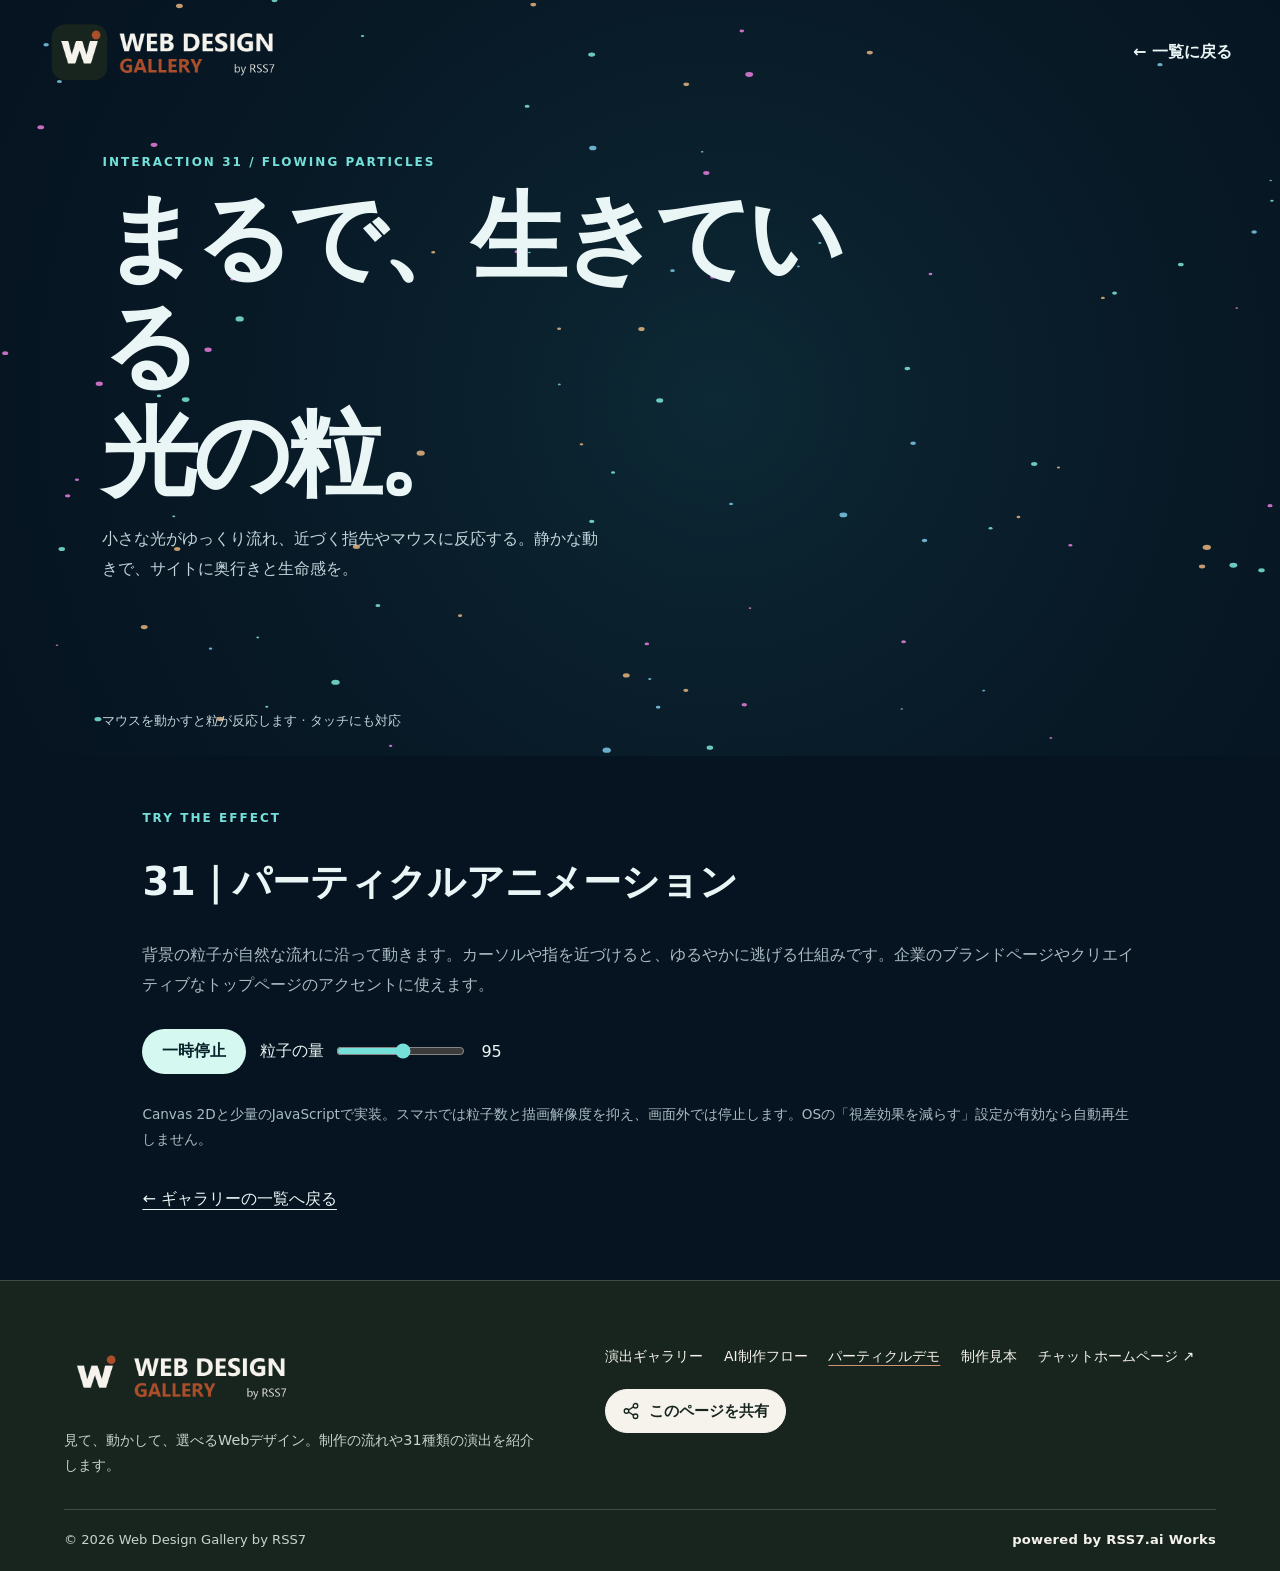
<file: particles.html>
<!doctype html><html lang="ja"><head><meta charset="utf-8"><meta name="viewport" content="width=device-width,initial-scale=1"><meta name="description" content="粒子が生き物の群れのように流れ、マウスや指に反応する軽量パーティクルアニメーションの体験デモ。"><title>31｜パーティクルアニメーション — Web Design Gallery by RSS7</title><link rel="icon" type="image/svg+xml" href="./favicon.svg"><style>
:root{color-scheme:dark;--ink:#eaf6f5;--muted:#a9bcc2;--accent:#75e0da}*{box-sizing:border-box}html,body{margin:0;min-height:100%;font-family:system-ui,"Hiragino Sans",sans-serif;background:#061320;color:var(--ink)}a{color:inherit}header{position:absolute;z-index:3;inset:0 0 auto;padding:20px clamp(16px,4vw,48px);display:flex;justify-content:space-between;gap:12px;align-items:center}header a{text-decoration:none;font-weight:700}header a:hover{text-decoration:underline}.stage{height:min(84svh,800px);min-height:520px;position:relative;overflow:hidden;background:radial-gradient(ellipse at 60% 55%,#123846 0%,#091d2b 44%,#061320 82%)}canvas{position:absolute;inset:0;width:100%;height:100%;touch-action:pan-y}.content{pointer-events:none;position:absolute;z-index:1;left:clamp(20px,8vw,140px);right:20px;top:50%;transform:translateY(-50%);max-width:740px}.eyebrow{letter-spacing:.17em;font-size:.75rem;color:var(--accent);font-weight:800}.content h1{font-size:clamp(2.8rem,7.5vw,7rem);line-height:1.12;letter-spacing:-.055em;margin:16px 0}.content p{max-width:500px;color:#c2d5da;line-height:1.9}.hint{position:absolute;z-index:2;bottom:26px;left:clamp(20px,8vw,140px);font-size:.8rem;color:#c2d5da}.panel{padding:55px clamp(20px,8vw,140px) 70px;max-width:1200px;margin:auto}.panel h2{font-size:clamp(1.6rem,3vw,2.4rem)}.panel p{line-height:1.9;color:var(--muted)}.controls{display:flex;flex-wrap:wrap;align-items:center;gap:14px;margin:28px 0}.controls button{background:#d5f8f1;color:#08232c;border:0;border-radius:99px;padding:12px 20px;font:inherit;font-weight:700;cursor:pointer}.controls button:focus-visible,.controls input:focus-visible{outline:3px solid #f7cd78;outline-offset:4px}.controls label{display:flex;align-items:center;gap:10px}.controls input{accent-color:#75e0da}.note{font-size:.85rem}.back{display:inline-block;margin-top:22px;text-decoration:underline;text-underline-offset:5px}footer{padding:20px clamp(20px,8vw,140px);border-top:1px solid #334653;color:var(--muted);font-size:.8rem}@media(prefers-reduced-motion:reduce){html{scroll-behavior:auto}}
.brand-logo{display:block;width:clamp(188px,26vw,275px);height:auto;max-width:100%}@media(max-width:480px){header{flex-wrap:wrap;row-gap:.4rem}}</style><link rel="stylesheet" href="./assets/css/site-footer.css"></head><body><header><a href="./" class="brand"><img class="brand-logo" src="./assets/brand/logo-light.png" alt="Web Design Gallery by RSS7" width="790" height="184"></a><a href="./#more-effects">← 一覧に戻る</a></header><main><section class="stage" aria-label="流れる粒子アニメーションのデモ"><canvas id="particles" aria-hidden="true"></canvas><div class="content"><div class="eyebrow">INTERACTION 31 / FLOWING PARTICLES</div><h1>まるで、生きている<br>光の粒。</h1><p>小さな光がゆっくり流れ、近づく指先やマウスに反応する。静かな動きで、サイトに奥行きと生命感を。</p></div><div class="hint" id="hint">マウスを動かすと粒が反応します · タッチにも対応</div></section><section class="panel"><div class="eyebrow">TRY THE EFFECT</div><h2>31｜パーティクルアニメーション</h2><p>背景の粒子が自然な流れに沿って動きます。カーソルや指を近づけると、ゆるやかに逃げる仕組みです。企業のブランドページやクリエイティブなトップページのアクセントに使えます。</p><div class="controls"><button id="toggle" type="button" aria-pressed="false">一時停止</button><label for="density">粒子の量 <input id="density" type="range" min="35" max="150" value="95" step="5"></label><span id="densityValue" aria-live="polite">95</span></div><p class="note">Canvas 2Dと少量のJavaScriptで実装。スマホでは粒子数と描画解像度を抑え、画面外では停止します。OSの「視差効果を減らす」設定が有効なら自動再生しません。</p><a class="back" href="./">← ギャラリーの一覧へ戻る</a></section></main><footer class="rss7-footer" aria-label="共通フッター">
 <div class="rss7-footer__grid">
  <div>
   <a class="rss7-footer__brand" href="./" aria-label="Web Design Gallery by RSS7 のトップページ"><img class="rss7-footer__logo" src="./assets/brand/logo-light.png" alt="Web Design Gallery by RSS7" width="790" height="184" loading="lazy" decoding="async"></a>
   <p class="rss7-footer__description">見て、動かして、選べるWebデザイン。制作の流れや31種類の演出を紹介します。</p>
  </div>
  <div>
   <nav class="rss7-footer__links" aria-label="フッターナビゲーション">
    <a href="./">演出ギャラリー</a>
    <a href="./workflow.html">AI制作フロー</a>
    <a href="./particles.html" aria-current="page">パーティクルデモ</a>
    <a href="./demo.html">制作見本</a>
    <a href="https://chat.rss7.net/" target="_blank" rel="noopener noreferrer">チャットホームページ ↗</a>
   </nav>
   <div class="rss7-footer__share">
    <button class="rss7-footer__share-button" type="button" aria-label="このページを共有する">
     <svg viewBox="0 0 24 24" width="18" height="18" fill="none" stroke="currentColor" stroke-width="1.8" stroke-linecap="round" stroke-linejoin="round" aria-hidden="true"><circle cx="18" cy="5" r="3"/><circle cx="6" cy="12" r="3"/><circle cx="18" cy="19" r="3"/><path d="m8.7 10.6 6.5-4.1M8.7 13.4l6.5 4.1"/></svg>
     このページを共有
    </button>
    <span class="rss7-footer__status" role="status" aria-live="polite" aria-atomic="true"></span>
   </div>
  </div>
 </div>
 <div class="rss7-footer__bottom">
  <p>© 2026 Web Design Gallery by RSS7</p>
  <p class="rss7-footer__credit">powered by RSS7.ai Works</p>
 </div>
</footer><script>
(()=>{'use strict';const canvas=document.getElementById('particles'),ctx=canvas.getContext('2d',{alpha:false});if(!ctx)return;const stage=document.querySelector('.stage'),density=document.getElementById('density'),value=document.getElementById('densityValue'),toggle=document.getElementById('toggle'),hint=document.getElementById('hint'),reduced=window.matchMedia('(prefers-reduced-motion: reduce)');let w=0,h=0,dpr=1,particles=[],raf=0,paused=reduced.matches,visible=true,last=0;const pointer={x:-9999,y:-9999,active:false};function count(){return Math.min(Number(density.value),innerWidth<650?55:95)}function resize(){const rect=stage.getBoundingClientRect();w=rect.width;h=rect.height;dpr=Math.min(devicePixelRatio||1,innerWidth<650?1.25:1.7);canvas.width=Math.round(w*dpr);canvas.height=Math.round(h*dpr);ctx.setTransform(dpr,0,0,dpr,0,0);init();draw()}function init(){particles=Array.from({length:count()},()=>({x:Math.random()*w,y:Math.random()*h,seed:Math.random()*20,r:0.8+Math.random()*1.8,sp:0.2+Math.random()*.4,hue:[173,198,306,30][Math.floor(Math.random()*4)]}))}function draw(){ctx.fillStyle='#061320';ctx.fillRect(0,0,w,h);const glow=ctx.createRadialGradient(w*.56,h*.53,5,w*.56,h*.53,Math.max(w,h)*.8);glow.addColorStop(0,'rgba(17,53,65,.64)');glow.addColorStop(1,'rgba(6,19,32,0)');ctx.fillStyle=glow;ctx.fillRect(0,0,w,h);for(const p of particles){ctx.beginPath();ctx.fillStyle='hsla('+p.hue+',85%,74%,.8)';ctx.ellipse(p.x,p.y,p.r*1.6,p.r,0,0,Math.PI*2);ctx.fill()}}function tick(t){raf=0;if(paused||!visible||reduced.matches)return;const dt=Math.min(2,(t-last||16)/16.7);last=t;for(const p of particles){const a=Math.sin(p.y*.009+p.seed+t*.00013)*1.7+Math.cos(p.x*.003+p.seed)*.5;p.x+=Math.cos(a)*p.sp*dt;p.y+=Math.sin(a)*p.sp*dt;if(pointer.active){const dx=p.x-pointer.x,dy=p.y-pointer.y,dist=Math.hypot(dx,dy);if(dist<110&&dist>1){const force=(110-dist)/110*2.5*dt;p.x+=dx/dist*force;p.y+=dy/dist*force}}if(p.x>w+5)p.x=-5;if(p.x< -5)p.x=w+5;if(p.y>h+5)p.y=-5;if(p.y< -5)p.y=h+5}draw();start()}function start(){if(!raf&&!paused&&!reduced.matches&&visible){last=performance.now();raf=requestAnimationFrame(tick)}}function stop(){if(raf)cancelAnimationFrame(raf);raf=0}function update(){stop();draw();start();toggle.textContent=paused?'再生する':'一時停止';toggle.setAttribute('aria-pressed',String(paused))}toggle.addEventListener('click',()=>{paused=!paused;update()});density.addEventListener('input',()=>{value.textContent=String(count());init();update()});stage.addEventListener('pointermove',e=>{const r=stage.getBoundingClientRect();pointer.x=e.clientX-r.left;pointer.y=e.clientY-r.top;pointer.active=true},{passive:true});stage.addEventListener('pointerleave',()=>{pointer.active=false});const io=new IntersectionObserver(e=>{visible=e[0].isIntersecting;update()},{threshold:.01});io.observe(stage);reduced.addEventListener('change',()=>{paused=reduced.matches;hint.textContent=reduced.matches?'動きを減らす設定のため、静止表示にしています。':'マウスを動かすと粒が反応します · タッチにも対応';update()});window.addEventListener('resize',resize,{passive:true});document.addEventListener('visibilitychange',()=>{if(document.hidden)stop();else start()});resize();value.textContent=String(count());update()})();
</script><script src="./assets/js/site-share.js" defer></script></body></html>
</file>
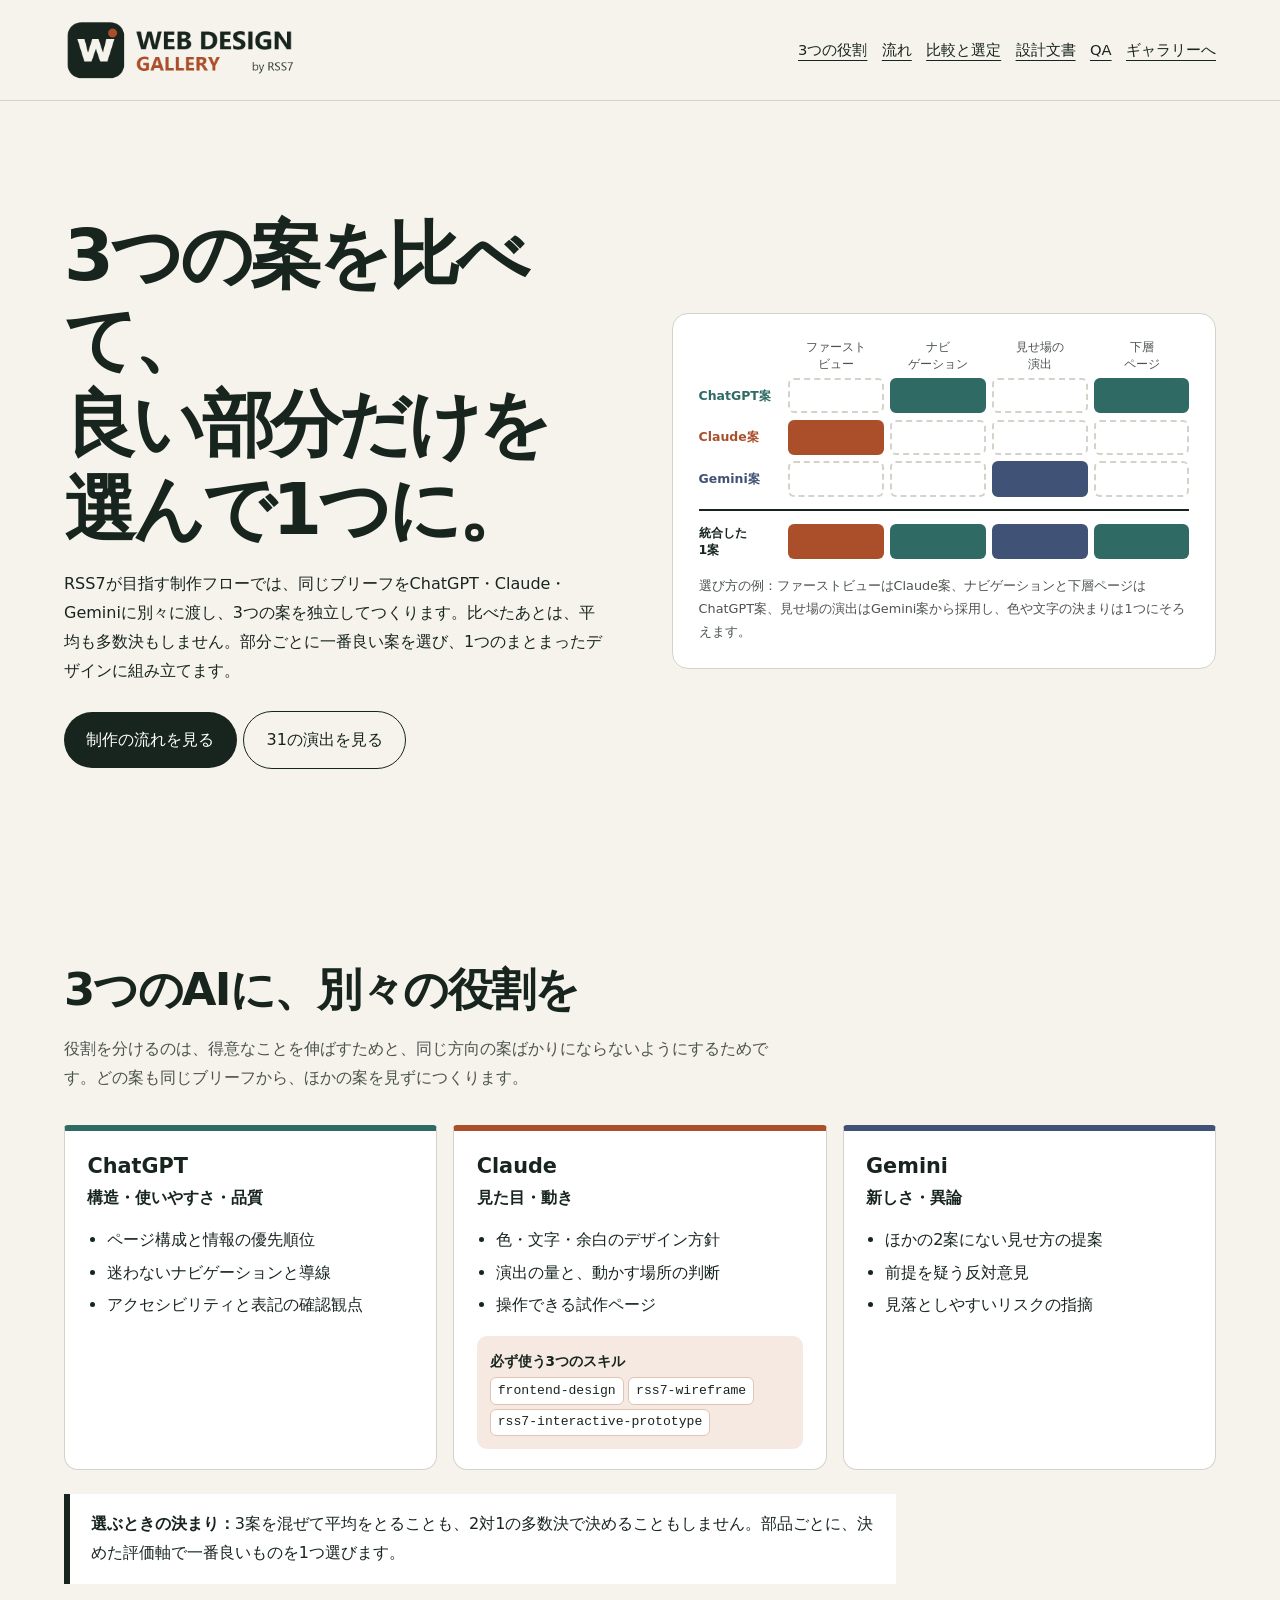
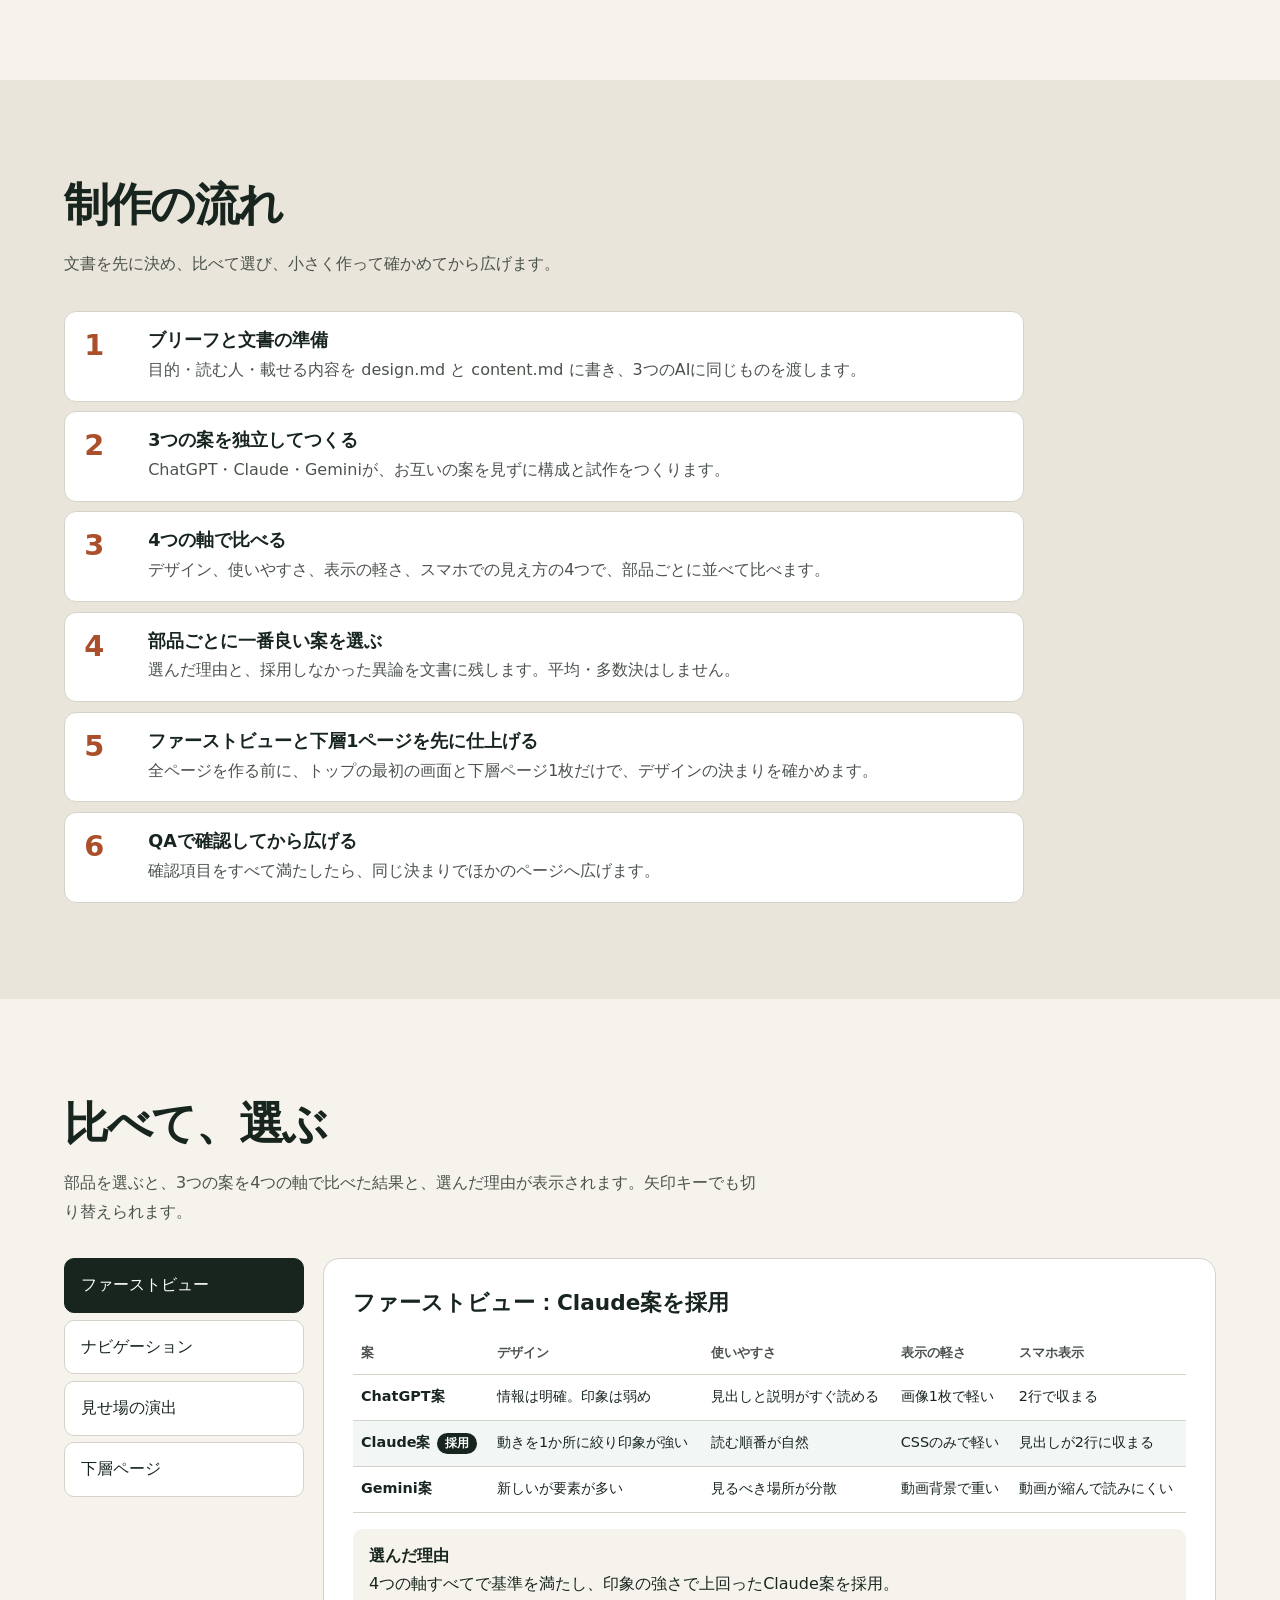
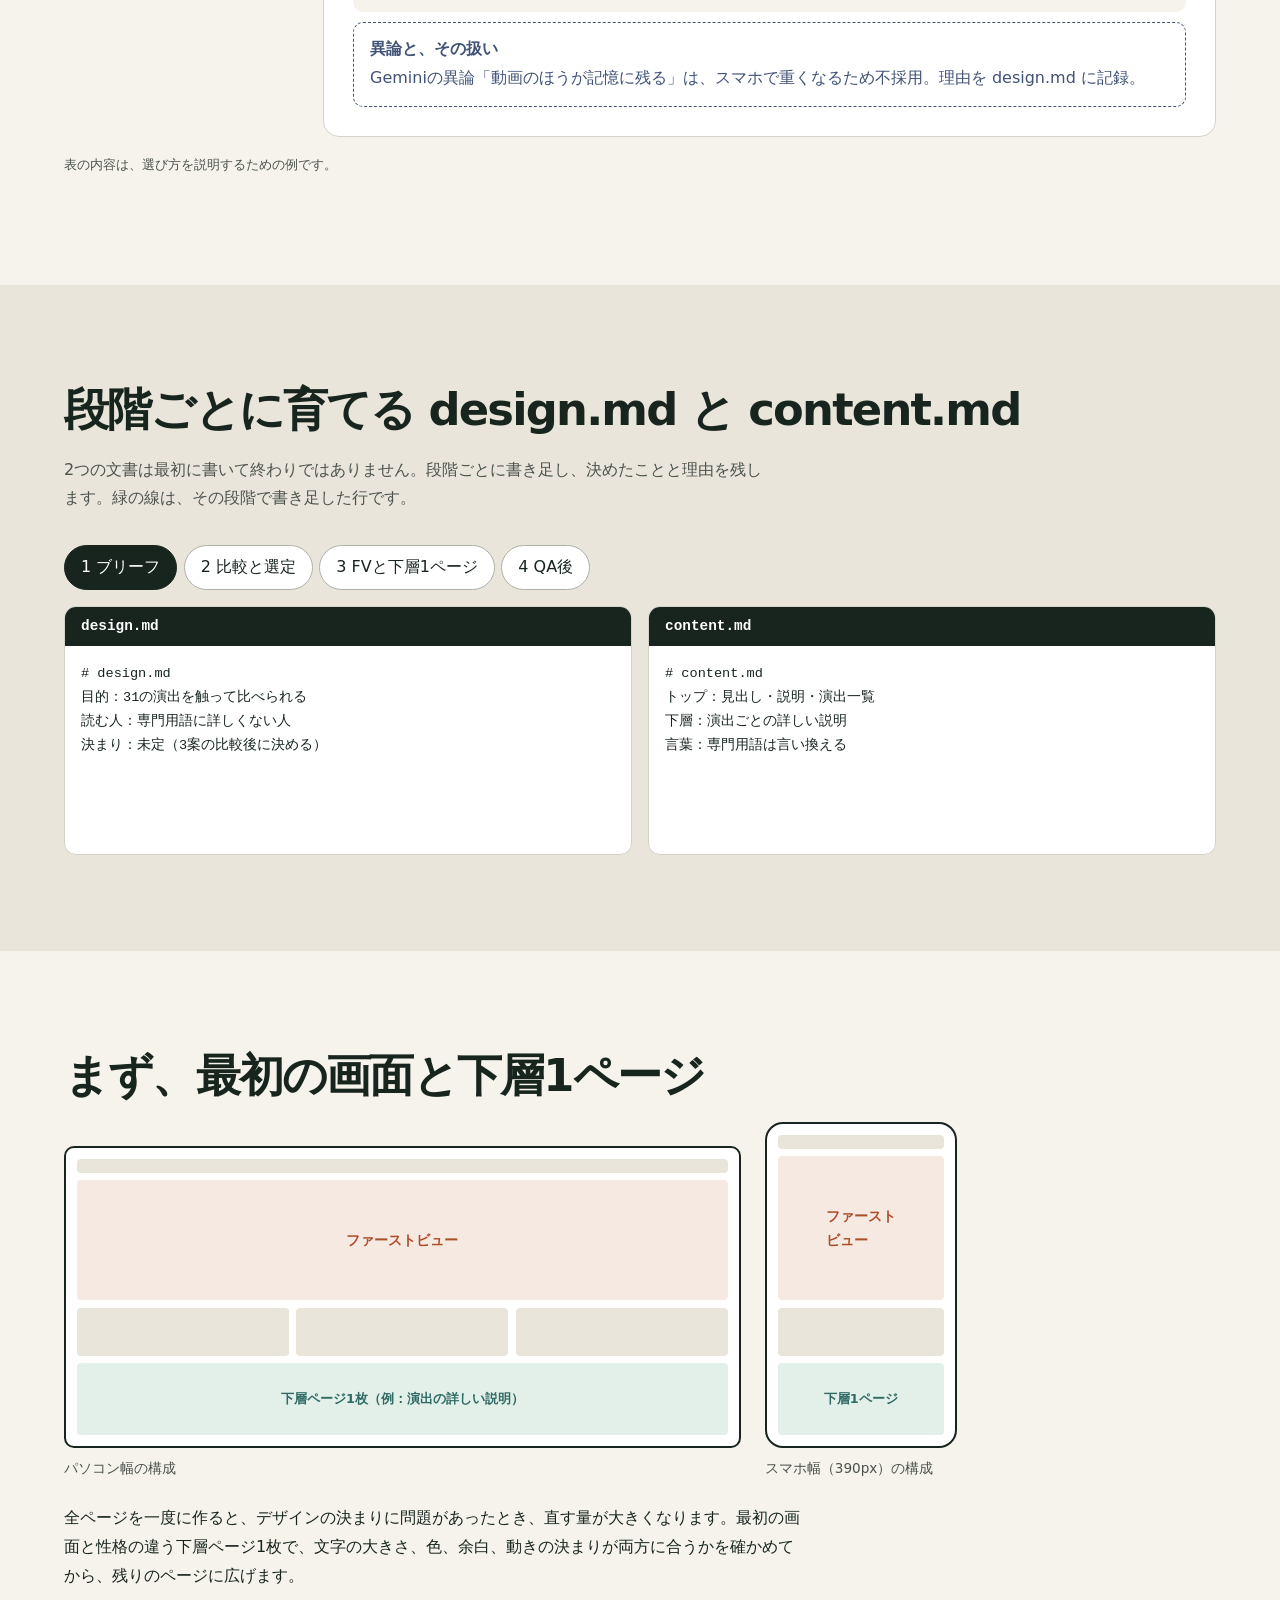
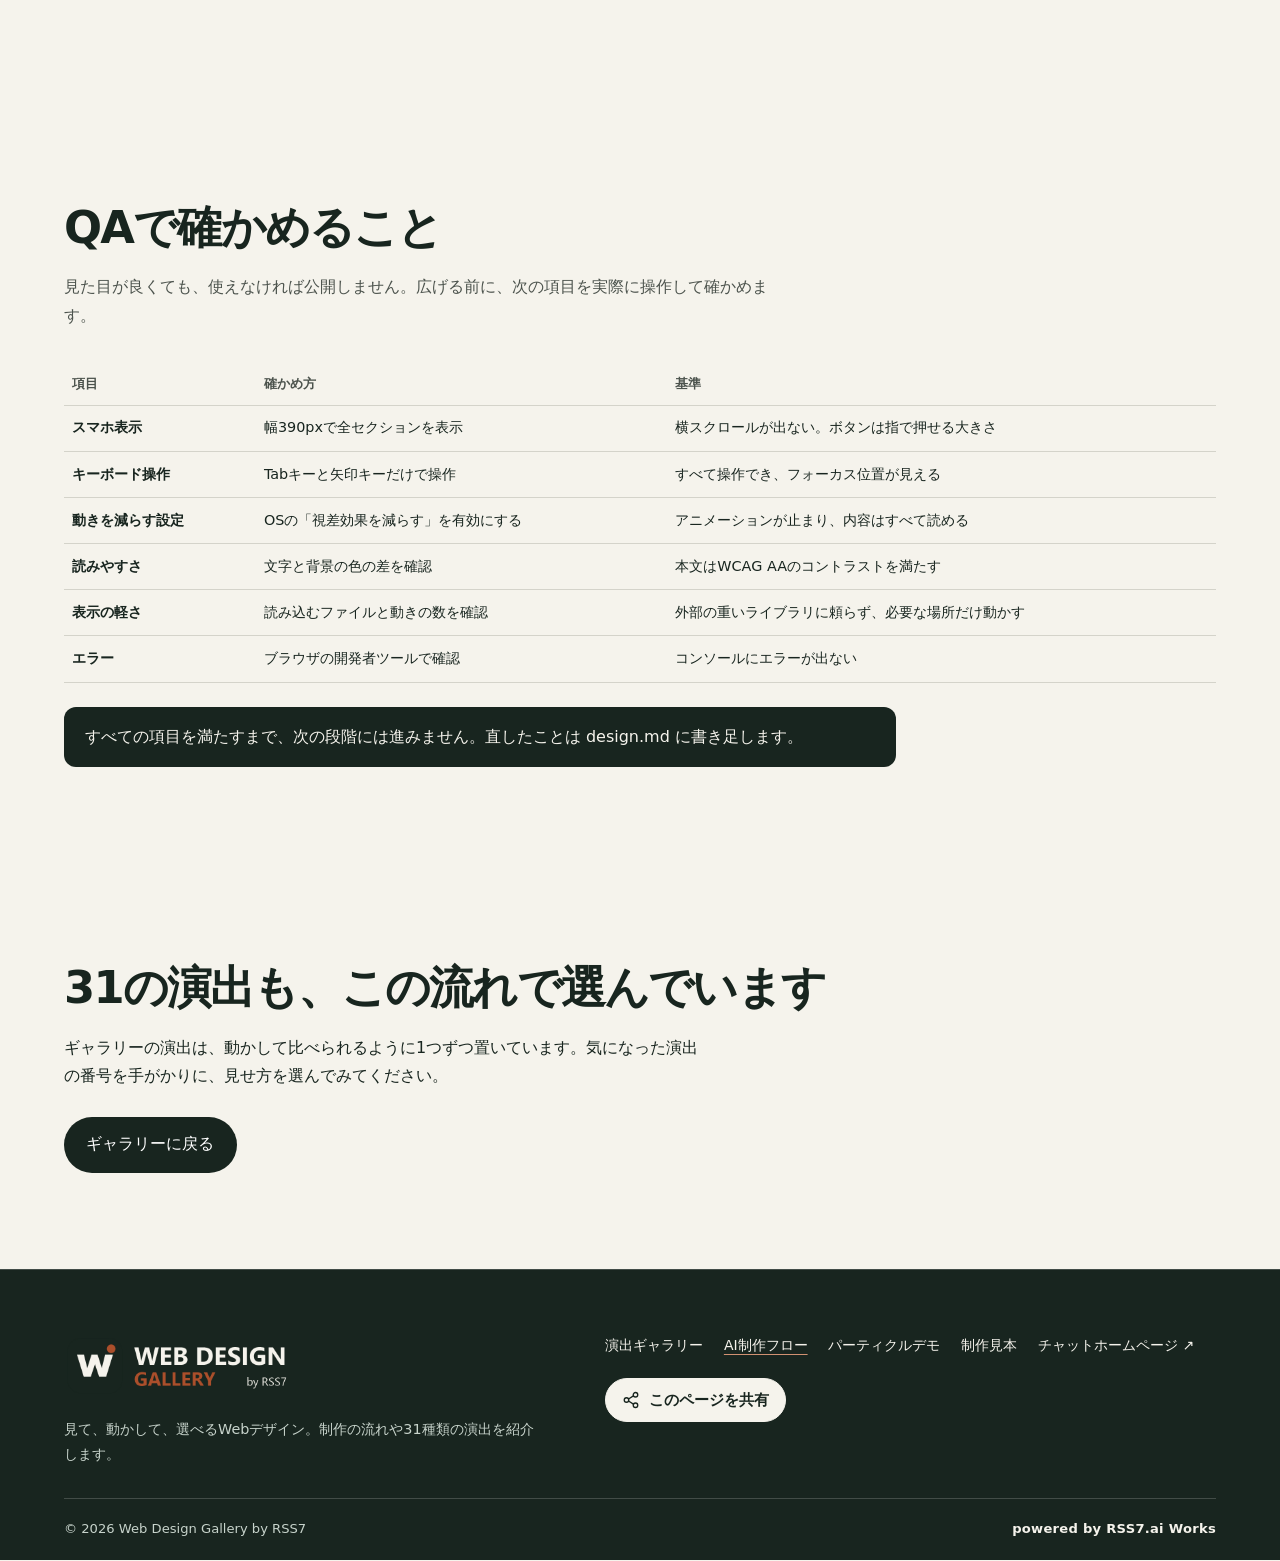
<file: workflow.html>
<!doctype html>
<html lang="ja"><head><meta charset="utf-8"><meta name="viewport" content="width=device-width,initial-scale=1">
<title>3つの案から選んでつくる制作ワークフロー — Web Design Gallery by RSS7</title><link rel="icon" type="image/svg+xml" href="./favicon.svg">
<meta name="description" content="同じブリーフから3つのAIが別々に案を出し、デザイン・使いやすさ・表示速度・スマホ表示で比べて、良い部分だけを選んで1つにまとめる制作の流れを紹介します。">
<style>
:root{--ink:#18251f;--paper:#f5f3ec;--paper-deep:#e9e5da;--line:#d4d3ca;--muted:#4c534d;--a:#2f6b64;--b:#ab4f2b;--c:#415277}
*{box-sizing:border-box}html{scroll-behavior:smooth}body{margin:0;background:var(--paper);color:var(--ink);font:16px/1.8 system-ui,-apple-system,"Hiragino Kaku Gothic ProN","Yu Gothic",sans-serif}
a{color:inherit;text-underline-offset:5px}button{font:inherit;color:inherit;cursor:pointer}:focus-visible{outline:3px solid var(--b);outline-offset:3px}
.skip{position:absolute;left:-999px;top:0;background:var(--ink);color:#fff;padding:.5rem 1rem;z-index:9}.skip:focus{left:1rem}
header{display:flex;justify-content:space-between;align-items:center;gap:.5rem 1rem;flex-wrap:wrap;padding:1.1rem max(5vw,1rem);border-bottom:1px solid var(--line)}
.brand{font-weight:800;letter-spacing:.08em;text-decoration:none}header nav{display:flex;flex-wrap:wrap;gap:.2rem .9rem;font-size:.92rem}header nav a{padding:.35rem 0}
section{padding:clamp(3.5rem,8vw,6rem) max(5vw,1rem)}h2{font-size:clamp(1.7rem,4vw,2.8rem);letter-spacing:-.04em;line-height:1.3;margin:0 0 1rem}h3{line-height:1.4}.intro{max-width:44em;color:var(--muted);margin:0 0 2rem}
.tag{display:inline-block;font-size:.75rem;font-weight:700;padding:.05rem .55rem;border-radius:99px;color:#fff;vertical-align:.1em}.tag.a{background:var(--a)}.tag.b{background:var(--b)}.tag.c{background:var(--c)}
/* hero: three proposals -> one selected result */
.hero{display:grid;grid-template-columns:minmax(0,1fr) minmax(0,1fr);gap:clamp(2rem,5vw,4.5rem);align-items:center;padding-top:clamp(3.5rem,9vw,7rem)}
.hero h1{font-size:clamp(2.2rem,5.6vw,4.6rem);line-height:1.18;letter-spacing:-.055em;margin:0 0 1.2rem}.hero p{max-width:34em;margin:0 0 1rem}
.cta{display:inline-flex;background:var(--ink);color:#fff;text-decoration:none;padding:.85rem 1.4rem;border-radius:100px;margin:.6rem .4rem 0 0}.cta:hover{background:var(--b)}.cta.ghost{background:transparent;color:var(--ink);border:1px solid var(--ink)}.cta.ghost:hover{background:#fff}
.merge{margin:0;background:#fff;border:1px solid var(--line);border-radius:16px;padding:clamp(1rem,3vw,1.6rem)}
.merge .grid{display:grid;grid-template-columns:5.2rem repeat(4,minmax(0,1fr));gap:.4rem;align-items:center;font-size:.78rem}
.merge .head{color:var(--muted);text-align:center;line-height:1.3}.merge .who{font-weight:700;line-height:1.3}
.cell{height:2.2rem;border-radius:6px;border:2px dashed var(--line)}.cell.pick{border-style:solid}
.r-a .cell.pick{background:var(--a);border-color:var(--a)}.r-b .cell.pick{background:var(--b);border-color:var(--b)}.r-c .cell.pick{background:var(--c);border-color:var(--c)}
.r-a .who{color:var(--a)}.r-b .who{color:var(--b)}.r-c .who{color:var(--c)}
.merge .result{margin-top:.8rem;padding-top:.8rem;border-top:2px solid var(--ink)}.merge .result .cell{border:0;animation:land .5s cubic-bezier(.2,.7,.2,1) both}
.merge .result .cell:nth-of-type(2){animation-delay:.15s}.merge .result .cell:nth-of-type(3){animation-delay:.3s}.merge .result .cell:nth-of-type(4){animation-delay:.45s}
@keyframes land{from{opacity:0;transform:translateY(-1.4rem)}}
.merge figcaption{font-size:.8rem;color:var(--muted);margin-top:.9rem}
/* roles */
.roles{display:grid;grid-template-columns:repeat(3,minmax(0,1fr));gap:1rem}.role{background:#fff;border:1px solid var(--line);border-top:6px solid;border-radius:4px 4px 14px 14px;padding:1.3rem 1.4rem}
.role.a{border-top-color:var(--a)}.role.b{border-top-color:var(--b)}.role.c{border-top-color:var(--c)}.role h3{margin:0 0 .2rem;font-size:1.3rem}.role .focus{margin:0 0 .8rem;font-weight:700}.role ul{margin:0;padding-left:1.2rem}.role li{margin:.25rem 0}
.skills{margin-top:1rem;padding:.8rem;border-radius:10px;background:#f6e9e1}.skills strong{display:block;font-size:.85rem}.skills code{display:inline-block;margin:.25rem .25rem 0 0;padding:.05rem .45rem;border-radius:6px;background:#fff;border:1px solid #e0c4b4;font-size:.82rem}
.rule{margin-top:1.5rem;padding:1rem 1.3rem;border-left:6px solid var(--ink);background:#fff;max-width:52em}.rule p{margin:0}
/* steps (a real sequence) */
.flow{background:var(--paper-deep)}.steps{list-style:none;margin:0;padding:0;counter-reset:s;display:grid;gap:.6rem;max-width:60em}
.steps li{counter-increment:s;display:grid;grid-template-columns:3rem minmax(0,1fr);gap:0 1rem;background:#fff;border:1px solid var(--line);border-radius:12px;padding:1rem 1.2rem}
.steps li::before{content:counter(s);grid-row:span 2;font-size:1.8rem;font-weight:800;line-height:1.2;color:var(--b);font-variant-numeric:tabular-nums}.steps h3{margin:0;font-size:1.1rem}.steps p{margin:.2rem 0 0;color:var(--muted)}
/* selection board */
.board{display:grid;grid-template-columns:minmax(0,15rem) minmax(0,1fr);gap:1.2rem;align-items:start}
.parts{display:grid;gap:.4rem}.parts button{text-align:left;background:#fff;border:1px solid var(--line);border-radius:10px;padding:.75rem 1rem;min-height:44px}.parts button:hover{border-color:var(--ink)}.parts button[aria-selected=true]{background:var(--ink);color:#fff;border-color:var(--ink)}
.panel{background:#fff;border:1px solid var(--line);border-radius:16px;padding:clamp(1rem,3vw,1.8rem)}.panel h3{margin:0 0 .8rem;font-size:1.35rem}
.table-wrap{overflow-x:auto}table{border-collapse:collapse;width:100%;min-width:34rem;font-size:.9rem}th,td{border-bottom:1px solid var(--line);padding:.6rem .5rem;text-align:left;vertical-align:top}thead th{font-size:.8rem;color:var(--muted);font-weight:700}
tr.chosen{background:#f2f6f4}tr.chosen th::after{content:"採用";display:inline-block;margin-left:.4rem;font-size:.72rem;background:var(--ink);color:#fff;border-radius:99px;padding:0 .5rem}
.why{margin:1rem 0 0;padding:.8rem 1rem;background:var(--paper);border-radius:10px}.why b{display:block}.dissent{margin:.6rem 0 0;padding:.8rem 1rem;border:1px dashed var(--c);border-radius:10px;color:var(--c)}.dissent b{display:block}
.note{font-size:.82rem;color:var(--muted);margin-top:1rem}
/* docs */
.docs{background:var(--paper-deep)}.stages{display:flex;flex-wrap:wrap;gap:.4rem;margin-bottom:1rem}.stages button{border:1px solid #acb2a8;background:#fff;border-radius:99px;padding:.45rem 1rem;min-height:44px}.stages button[aria-selected=true]{background:var(--ink);color:#fff;border-color:var(--ink)}
.files{display:grid;grid-template-columns:repeat(2,minmax(0,1fr));gap:1rem}.file{background:#fff;border:1px solid var(--line);border-radius:12px;overflow:hidden}.file h3{margin:0;padding:.5rem 1rem;font:700 .9rem/1.6 ui-monospace,Consolas,monospace;background:var(--ink);color:#fff}
.file pre{margin:0;padding:1rem;white-space:pre-wrap;font:.85rem/1.75 ui-monospace,Consolas,"Yu Gothic",monospace;min-height:13rem}.file ins{text-decoration:none;background:#e3efe9;box-shadow:inset 3px 0 var(--a)}
/* first view + one subpage */
.pair{display:grid;grid-template-columns:minmax(0,1.5fr) minmax(0,1fr);gap:1.5rem;align-items:end}.pair figure{margin:0}.pair figcaption{font-size:.85rem;color:var(--muted);margin-top:.5rem}
.wf{border:2px solid var(--ink);border-radius:10px;background:#fff;padding:.7rem;display:grid;gap:.45rem}.wf i{display:block;border-radius:4px;background:var(--paper-deep)}.wf .bar{height:.9rem}.wf .fv{height:7.5rem;background:#f6e9e1;display:grid;place-items:center;font-style:normal;font-weight:700;font-size:.85rem;color:var(--b)}.wf .row3{display:grid;grid-template-columns:repeat(3,1fr);gap:.45rem}.wf .row3 i,.wf .blk{height:3rem}.wf .sub{height:4.5rem;background:#e3efe9;display:grid;place-items:center;font-style:normal;font-weight:700;font-size:.8rem;color:var(--a)}
.wf.phone{max-width:12rem;border-radius:18px}.wf.phone .fv{height:9rem}
.pair-text{margin-top:1.5rem;max-width:46em}
/* QA */
.qa table{min-width:36rem}.qa td:first-child{font-weight:700;white-space:nowrap}
.gate{margin-top:1.5rem;padding:1rem 1.3rem;background:var(--ink);color:var(--paper);border-radius:12px;max-width:52em}.gate p{margin:0}
.closing{text-align:left}.closing p{max-width:40em}
.foot{padding:2rem max(5vw,1rem);font-size:.8rem;color:#555;border-top:1px solid var(--line)}
@media(max-width:860px){.hero,.board,.pair{grid-template-columns:1fr}.roles{grid-template-columns:1fr}.files{grid-template-columns:1fr}}
@media(max-width:420px){.merge .grid{grid-template-columns:4.2rem repeat(4,minmax(0,1fr));font-size:.7rem}}
@media(max-width:600px){.hero{display:block}.hero>div{min-width:0;overflow-wrap:anywhere}.merge{max-width:100%;min-width:0;overflow-x:auto;margin-top:2rem}.merge .grid{min-width:290px}header nav{max-width:100%;overflow-wrap:anywhere}.panel,.file,.role{min-width:0}}
@media(prefers-reduced-motion:reduce){*,*::before,*::after{animation:none!important;transition:none!important}html{scroll-behavior:auto}}
.brand-logo{display:block;width:clamp(196px,27vw,278px);height:auto;max-width:100%}</style><link rel="stylesheet" href="./assets/css/site-footer.css"></head><body>
<a class="skip" href="#main">本文へ移動</a>
<header><a href="./" class="brand"><img class="brand-logo" src="./assets/brand/logo.png" alt="Web Design Gallery by RSS7" width="790" height="184"></a><nav aria-label="ページ内メニュー"><a href="#roles">3つの役割</a><a href="#flow">流れ</a><a href="#select">比較と選定</a><a href="#docs">設計文書</a><a href="#qa">QA</a><a href="./">ギャラリーへ</a></nav></header>
<main id="main">
<section class="hero" aria-labelledby="hero-title"><div>
<h1 id="hero-title">3つの案を比べて、<br>良い部分だけを<br>選んで1つに。</h1>
<p>RSS7が目指す制作フローでは、同じブリーフをChatGPT・Claude・Geminiに別々に渡し、3つの案を独立してつくります。比べたあとは、平均も多数決もしません。部分ごとに一番良い案を選び、1つのまとまったデザインに組み立てます。</p>
<a class="cta" href="#flow">制作の流れを見る</a><a class="cta ghost" href="./#effects">31の演出を見る</a></div>
<figure class="merge" aria-labelledby="merge-cap"><div class="grid" aria-hidden="true">
<span></span><span class="head">ファースト<br>ビュー</span><span class="head">ナビ<br>ゲーション</span><span class="head">見せ場の<br>演出</span><span class="head">下層<br>ページ</span>
<span class="who r-a" style="color:var(--a)">ChatGPT案</span><span class="r-a" style="display:contents"><i class="cell"></i><i class="cell pick"></i><i class="cell"></i><i class="cell pick"></i></span>
<span class="who" style="color:var(--b)">Claude案</span><span class="r-b" style="display:contents"><i class="cell pick"></i><i class="cell"></i><i class="cell"></i><i class="cell"></i></span>
<span class="who" style="color:var(--c)">Gemini案</span><span class="r-c" style="display:contents"><i class="cell"></i><i class="cell"></i><i class="cell pick"></i><i class="cell"></i></span>
</div><div class="grid result" aria-hidden="true"><span class="who">統合した<br>1案</span><i class="cell" style="background:var(--b)"></i><i class="cell" style="background:var(--a)"></i><i class="cell" style="background:var(--c)"></i><i class="cell" style="background:var(--a)"></i></div>
<figcaption id="merge-cap">選び方の例：ファーストビューはClaude案、ナビゲーションと下層ページはChatGPT案、見せ場の演出はGemini案から採用し、色や文字の決まりは1つにそろえます。</figcaption></figure>
</section>

<section id="roles" aria-labelledby="roles-title"><h2 id="roles-title">3つのAIに、別々の役割を</h2>
<p class="intro">役割を分けるのは、得意なことを伸ばすためと、同じ方向の案ばかりにならないようにするためです。どの案も同じブリーフから、ほかの案を見ずにつくります。</p>
<div class="roles">
<article class="role a"><h3>ChatGPT</h3><p class="focus">構造・使いやすさ・品質</p><ul><li>ページ構成と情報の優先順位</li><li>迷わないナビゲーションと導線</li><li>アクセシビリティと表記の確認観点</li></ul></article>
<article class="role b"><h3>Claude</h3><p class="focus">見た目・動き</p><ul><li>色・文字・余白のデザイン方針</li><li>演出の量と、動かす場所の判断</li><li>操作できる試作ページ</li></ul>
<div class="skills"><strong>必ず使う3つのスキル</strong><code>frontend-design</code><code>rss7-wireframe</code><code>rss7-interactive-prototype</code></div></article>
<article class="role c"><h3>Gemini</h3><p class="focus">新しさ・異論</p><ul><li>ほかの2案にない見せ方の提案</li><li>前提を疑う反対意見</li><li>見落としやすいリスクの指摘</li></ul></article>
</div>
<div class="rule"><p><strong>選ぶときの決まり：</strong>3案を混ぜて平均をとることも、2対1の多数決で決めることもしません。部品ごとに、決めた評価軸で一番良いものを1つ選びます。</p></div>
</section>

<section class="flow" id="flow" aria-labelledby="flow-title"><h2 id="flow-title">制作の流れ</h2>
<p class="intro">文書を先に決め、比べて選び、小さく作って確かめてから広げます。</p>
<ol class="steps">
<li><h3>ブリーフと文書の準備</h3><p>目的・読む人・載せる内容を design.md と content.md に書き、3つのAIに同じものを渡します。</p></li>
<li><h3>3つの案を独立してつくる</h3><p>ChatGPT・Claude・Geminiが、お互いの案を見ずに構成と試作をつくります。</p></li>
<li><h3>4つの軸で比べる</h3><p>デザイン、使いやすさ、表示の軽さ、スマホでの見え方の4つで、部品ごとに並べて比べます。</p></li>
<li><h3>部品ごとに一番良い案を選ぶ</h3><p>選んだ理由と、採用しなかった異論を文書に残します。平均・多数決はしません。</p></li>
<li><h3>ファーストビューと下層1ページを先に仕上げる</h3><p>全ページを作る前に、トップの最初の画面と下層ページ1枚だけで、デザインの決まりを確かめます。</p></li>
<li><h3>QAで確認してから広げる</h3><p>確認項目をすべて満たしたら、同じ決まりでほかのページへ広げます。</p></li>
</ol></section>

<section id="select" aria-labelledby="select-title"><h2 id="select-title">比べて、選ぶ</h2>
<p class="intro">部品を選ぶと、3つの案を4つの軸で比べた結果と、選んだ理由が表示されます。矢印キーでも切り替えられます。</p>
<div class="board"><div class="parts" role="tablist" aria-label="比べる部品" aria-orientation="vertical"></div>
<div class="panel" role="tabpanel" id="part-panel" tabindex="0"></div></div>
<p class="note">表の内容は、選び方を説明するための例です。</p>
</section>

<section class="docs" id="docs" aria-labelledby="docs-title"><h2 id="docs-title">段階ごとに育てる design.md と content.md</h2>
<p class="intro">2つの文書は最初に書いて終わりではありません。段階ごとに書き足し、決めたことと理由を残します。緑の線は、その段階で書き足した行です。</p>
<div class="stages" role="tablist" aria-label="文書の段階"></div>
<div class="files" role="tabpanel" id="doc-panel" tabindex="0"><div class="file"><h3>design.md</h3><pre id="doc-design"></pre></div><div class="file"><h3>content.md</h3><pre id="doc-content"></pre></div></div>
</section>

<section id="first" aria-labelledby="first-title"><h2 id="first-title">まず、最初の画面と下層1ページ</h2>
<div class="pair">
<figure><div class="wf" aria-hidden="true"><i class="bar"></i><i class="fv">ファーストビュー</i><div class="row3"><i></i><i></i><i></i></div><i class="sub">下層ページ1枚（例：演出の詳しい説明）</i></div><figcaption>パソコン幅の構成</figcaption></figure>
<figure><div class="wf phone" aria-hidden="true"><i class="bar"></i><i class="fv">ファースト<br>ビュー</i><i class="blk"></i><i class="sub">下層1ページ</i></div><figcaption>スマホ幅（390px）の構成</figcaption></figure>
</div>
<p class="pair-text">全ページを一度に作ると、デザインの決まりに問題があったとき、直す量が大きくなります。最初の画面と性格の違う下層ページ1枚で、文字の大きさ、色、余白、動きの決まりが両方に合うかを確かめてから、残りのページに広げます。</p>
</section>

<section class="qa" id="qa" aria-labelledby="qa-title"><h2 id="qa-title">QAで確かめること</h2>
<p class="intro">見た目が良くても、使えなければ公開しません。広げる前に、次の項目を実際に操作して確かめます。</p>
<div class="table-wrap"><table><thead><tr><th scope="col">項目</th><th scope="col">確かめ方</th><th scope="col">基準</th></tr></thead><tbody>
<tr><td>スマホ表示</td><td>幅390pxで全セクションを表示</td><td>横スクロールが出ない。ボタンは指で押せる大きさ</td></tr>
<tr><td>キーボード操作</td><td>Tabキーと矢印キーだけで操作</td><td>すべて操作でき、フォーカス位置が見える</td></tr>
<tr><td>動きを減らす設定</td><td>OSの「視差効果を減らす」を有効にする</td><td>アニメーションが止まり、内容はすべて読める</td></tr>
<tr><td>読みやすさ</td><td>文字と背景の色の差を確認</td><td>本文はWCAG AAのコントラストを満たす</td></tr>
<tr><td>表示の軽さ</td><td>読み込むファイルと動きの数を確認</td><td>外部の重いライブラリに頼らず、必要な場所だけ動かす</td></tr>
<tr><td>エラー</td><td>ブラウザの開発者ツールで確認</td><td>コンソールにエラーが出ない</td></tr>
</tbody></table></div>
<div class="gate"><p>すべての項目を満たすまで、次の段階には進みません。直したことは design.md に書き足します。</p></div>
</section>

<section class="closing" aria-labelledby="close-title"><h2 id="close-title">31の演出も、この流れで選んでいます</h2>
<p>ギャラリーの演出は、動かして比べられるように1つずつ置いています。気になった演出の番号を手がかりに、見せ方を選んでみてください。</p>
<a class="cta" href="./#effects">ギャラリーに戻る</a></section>
</main>
<footer class="rss7-footer" aria-label="共通フッター">
 <div class="rss7-footer__grid">
  <div>
   <a class="rss7-footer__brand" href="./" aria-label="Web Design Gallery by RSS7 のトップページ"><img class="rss7-footer__logo" src="./assets/brand/logo-light.png" alt="Web Design Gallery by RSS7" width="790" height="184" loading="lazy" decoding="async"></a>
   <p class="rss7-footer__description">見て、動かして、選べるWebデザイン。制作の流れや31種類の演出を紹介します。</p>
  </div>
  <div>
   <nav class="rss7-footer__links" aria-label="フッターナビゲーション">
    <a href="./">演出ギャラリー</a>
    <a href="./workflow.html" aria-current="page">AI制作フロー</a>
    <a href="./particles.html">パーティクルデモ</a>
    <a href="./demo.html">制作見本</a>
    <a href="https://chat.rss7.net/" target="_blank" rel="noopener noreferrer">チャットホームページ ↗</a>
   </nav>
   <div class="rss7-footer__share">
    <button class="rss7-footer__share-button" type="button" aria-label="このページを共有する">
     <svg viewBox="0 0 24 24" width="18" height="18" fill="none" stroke="currentColor" stroke-width="1.8" stroke-linecap="round" stroke-linejoin="round" aria-hidden="true"><circle cx="18" cy="5" r="3"/><circle cx="6" cy="12" r="3"/><circle cx="18" cy="19" r="3"/><path d="m8.7 10.6 6.5-4.1M8.7 13.4l6.5 4.1"/></svg>
     このページを共有
    </button>
    <span class="rss7-footer__status" role="status" aria-live="polite" aria-atomic="true"></span>
   </div>
  </div>
 </div>
 <div class="rss7-footer__bottom">
  <p>© 2026 Web Design Gallery by RSS7</p>
  <p class="rss7-footer__credit">powered by RSS7.ai Works</p>
 </div>
</footer>
<script>
(()=>{'use strict';
const P={a:'ChatGPT案',b:'Claude案',c:'Gemini案'};
const PARTS=[
 {t:'ファーストビュー',pick:'b',rows:{a:['情報は明確。印象は弱め','見出しと説明がすぐ読める','画像1枚で軽い','2行で収まる'],b:['動きを1か所に絞り印象が強い','読む順番が自然','CSSのみで軽い','見出しが2行に収まる'],c:['新しいが要素が多い','見るべき場所が分散','動画背景で重い','動画が縮んで読みにくい']},why:'4つの軸すべてで基準を満たし、印象の強さで上回ったClaude案を採用。',dis:'Geminiの異論「動画のほうが記憶に残る」は、スマホで重くなるため不採用。理由を design.md に記録。'},
 {t:'ナビゲーション',pick:'a',rows:{a:['控えめで本文の邪魔をしない','階層が浅く迷わない','追加の読み込みなし','タップ領域が十分'],b:['デザインと統一感がある','項目名が抽象的','追加の読み込みなし','項目が折り返す'],c:['全画面メニューで新鮮','開くまで中身が見えない','スクリプトが必要','開閉の手間が増える']},why:'使いやすさとスマホ表示で最も安定していたChatGPT案を採用。色と文字はClaude案の決まりに合わせる。',dis:'Geminiの異論「メニューは1つに隠すべき」は、項目が少ないため不採用。'},
 {t:'見せ場の演出',pick:'c',rows:{a:['定番のカード一覧','分かりやすい','軽い','問題なし'],b:['上品だが既視感がある','分かりやすい','軽い','問題なし'],c:['比較スライダーで変化を体験できる','触って違いが分かる','CSS中心で作り直して軽量化','指で操作しやすい']},why:'ほかの2案にない体験を出せたGemini案を採用。表示の軽さはClaude案の作り方で補ってから確定。',dis:'ChatGPTの指摘「操作に気づかない人がいる」を受け、ラベルを追加。'},
 {t:'下層ページ',pick:'a',rows:{a:['トップの決まりを素直に継承','見出しで内容を拾える','軽い','表が横スクロールで崩れない'],b:['トップより装飾が多い','読む量が増える','画像が多くやや重い','画像が縦に長い'],c:['構成が独特','どこに何があるか探しにくい','軽い','問題なし']},why:'トップとの一貫性と読みやすさでChatGPT案を採用。',dis:'Claude案の写真の扱いは良かったが、部品として切り出せないため今回は見送り。'}];
const AX=['デザイン','使いやすさ','表示の軽さ','スマホ表示'];
function tabs(box,items,label,onSel,vertical){const bs=items.map((t,i)=>{const b=document.createElement('button');b.type='button';b.setAttribute('role','tab');b.id=box.id+'-'+i;b.textContent=t;b.addEventListener('click',()=>sel(i));box.append(b);return b});let cur=0;
 function sel(i,focus){cur=(i+bs.length)%bs.length;bs.forEach((b,j)=>{b.setAttribute('aria-selected',String(j===cur));b.tabIndex=j===cur?0:-1});onSel(cur,bs[cur].id);if(focus)bs[cur].focus()}
 box.addEventListener('keydown',e=>{const k={ArrowDown:1,ArrowRight:1,ArrowUp:-1,ArrowLeft:-1}[e.key];if(k){e.preventDefault();sel(cur+k,true)}else if(e.key==='Home'){e.preventDefault();sel(0,true)}else if(e.key==='End'){e.preventDefault();sel(bs.length-1,true)}});sel(0)}
const el=(t,c,x)=>{const n=document.createElement(t);if(c)n.className=c;if(x!=null)n.textContent=x;return n};
const parts=document.querySelector('.parts');parts.id='part';const panel=document.getElementById('part-panel');
tabs(parts,PARTS.map(p=>p.t),'',(i,id)=>{const p=PARTS[i];panel.setAttribute('aria-labelledby',id);panel.replaceChildren();panel.append(el('h3','',p.t+'：'+P[p.pick]+'を採用'));
 const wrap=el('div','table-wrap'),tb=el('table');const cap=el('caption','',p.t+'の比較');cap.style.cssText='position:absolute;left:-9999px';tb.append(cap);
 const hr=el('tr');hr.append(el('th','','案'));AX.forEach(a=>{const th=el('th','',a);th.scope='col';hr.append(th)});const th0=hr.firstChild;th0.scope='col';const thead=el('thead');thead.append(hr);tb.append(thead);
 const body=el('tbody');Object.keys(P).forEach(k=>{const tr=el('tr',k===p.pick?'chosen':'');const th=el('th','',P[k]);th.scope='row';tr.append(th);p.rows[k].forEach(v=>tr.append(el('td','',v)));body.append(tr)});tb.append(body);wrap.append(tb);panel.append(wrap);
 const w=el('p','why');w.append(el('b','','選んだ理由'),p.why);const d=el('p','dissent');d.append(el('b','','異論と、その扱い'),p.dis);panel.append(w,d)});
const STAGES=[
 {t:'1 ブリーフ',d:['# design.md','目的：31の演出を触って比べられる','読む人：専門用語に詳しくない人','決まり：未定（3案の比較後に決める）'],c:['# content.md','トップ：見出し・説明・演出一覧','下層：演出ごとの詳しい説明','言葉：専門用語は言い換える']},
 {t:'2 比較と選定',d:['評価軸：デザイン／使いやすさ／軽さ／スマホ','FV：Claude案　ナビ：ChatGPT案','演出：Gemini案　下層：ChatGPT案','不採用の異論：動画背景（重さ）'],c:['見出しは2行以内','演出名は「何が起きるか」で書く']},
 {t:'3 FVと下層1ページ',d:['文字：見出し clamp(2.2rem,5.6vw,4.6rem)','色：墨・紙・3案の識別色の6色','動き：ページ読み込み時の1か所だけ'],c:['FVの説明文：3文以内','下層1ページの本文・見出しを確定']},
 {t:'4 QA後',d:['修正：390pxで表の横スクロールを許可','修正：動きを減らす設定で演出を停止','確認済み項目を記録'],c:['修正：ボタン名を動作が分かる言葉に','代替テキストを全画像に']}];
const dEl=document.getElementById('doc-design'),cEl=document.getElementById('doc-content'),dp=document.getElementById('doc-panel');const st=document.querySelector('.stages');st.id='stage';
function fill(pre,i,key){pre.replaceChildren();for(let s=0;s<=i;s++)STAGES[s][key].forEach(line=>{const n=s===i&&i>0?el('ins','',line):document.createTextNode(line);pre.append(n,'\n')})}
tabs(st,STAGES.map(s=>s.t),'',(i,id)=>{dp.setAttribute('aria-labelledby',id);fill(dEl,i,'d');fill(cEl,i,'c')});
})();
</script><script src="./assets/js/site-share.js" defer></script></body></html>
</file>
<file: assets/css/site-footer.css>
/* Shared site-owned footer; master repository remains asset-free. */
.rss7-footer{background:#18251f;color:#f5f3ec;border-top:1px solid rgba(255,255,255,.18);padding:clamp(2rem,5vw,4rem) max(5vw,1rem) 1.25rem;font:400 14px/1.7 system-ui,-apple-system,"Hiragino Sans",sans-serif}
.rss7-footer,.rss7-footer *{box-sizing:border-box}
.rss7-footer__grid{display:grid;grid-template-columns:minmax(0,1fr) minmax(0,1.2fr);gap:2rem;max-width:1200px;margin:0 auto}
.rss7-footer__brand{display:inline-flex;align-items:center;max-width:100%}
.rss7-footer__logo{width:min(270px,100%);height:auto;display:block}
.rss7-footer__description{margin:.8rem 0 0;max-width:30rem;color:#c7d3cb;font-size:.9rem}
.rss7-footer__links{display:flex;flex-wrap:wrap;align-content:flex-start;gap:.4rem 1.3rem}
.rss7-footer a{color:#f5f3ec;text-decoration:none;text-underline-offset:4px}
.rss7-footer a:hover,.rss7-footer a:focus-visible{text-decoration:underline}
.rss7-footer a[aria-current=page]{text-decoration:underline;text-decoration-color:#d19172}
.rss7-footer :focus-visible{outline:2px solid #ffe1ad;outline-offset:3px}
.rss7-footer__share{margin-top:1.25rem;display:flex;align-items:center;flex-wrap:wrap;gap:.5rem .9rem}
.rss7-footer__share-button{appearance:none;display:inline-flex;gap:.55rem;align-items:center;justify-content:center;min-height:44px;padding:.65rem 1rem;background:#f5f3ec;border:1px solid #f5f3ec;border-radius:999px;color:#18251f;cursor:pointer;font-family:inherit;font-size:.92rem;font-weight:700;line-height:1.3}
.rss7-footer__share-button:hover{background:#ffe5d3;color:#18251f}
.rss7-footer__share-button svg{display:block;flex:none;width:18px;height:18px}
.rss7-footer__status{color:#e8d9ba;min-height:1.2rem;font-size:.88rem}
.rss7-footer__bottom{display:flex;flex-wrap:wrap;justify-content:space-between;gap:.3rem 1rem;padding-top:1.15rem;margin:2rem auto 0;max-width:1200px;border-top:1px solid rgba(255,255,255,.18);font-size:.82rem;color:#c7d3cb}
.rss7-footer__bottom p{margin:0}
.rss7-footer__credit{letter-spacing:.02em;color:#f5f3ec;font-weight:650}
@media(max-width:700px){.rss7-footer__grid{grid-template-columns:1fr;gap:1.25rem}.rss7-footer__links{gap:.4rem 1rem}.rss7-footer__bottom{margin-top:1.5rem}}
</file>
